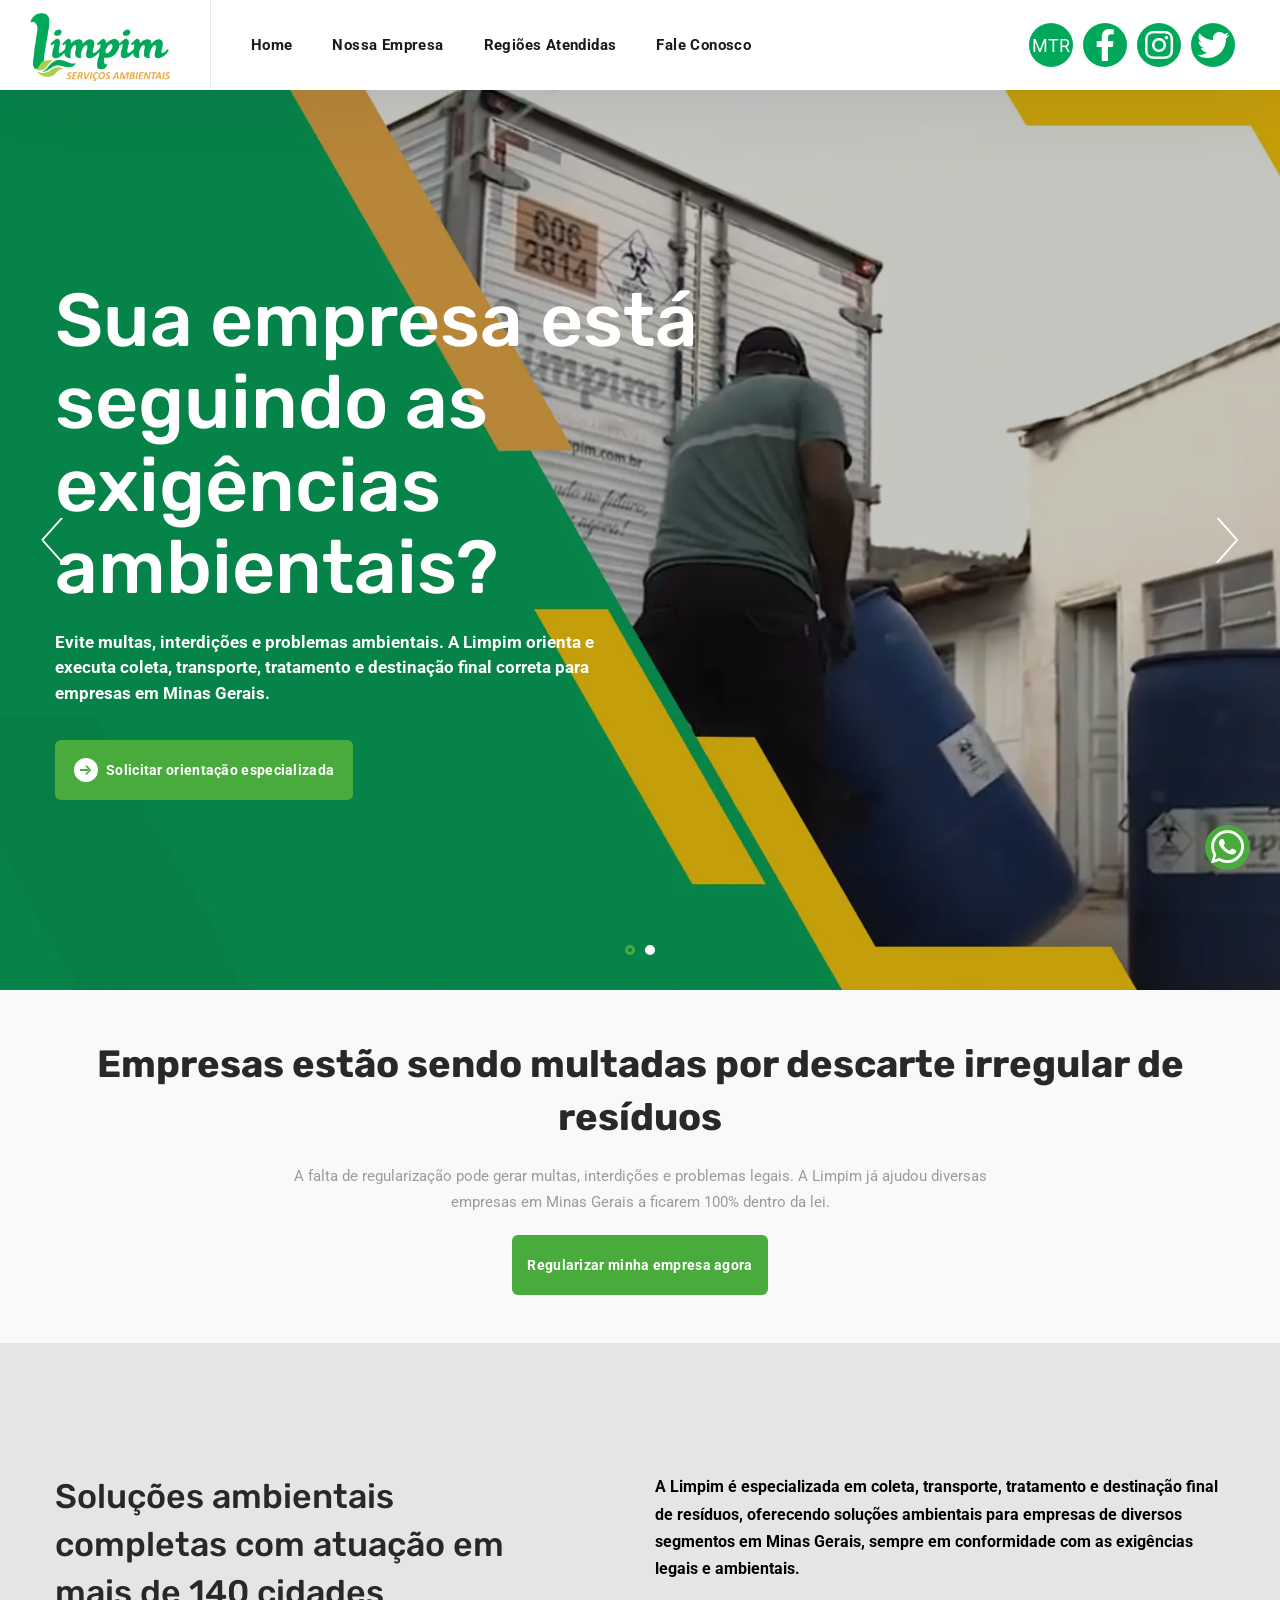
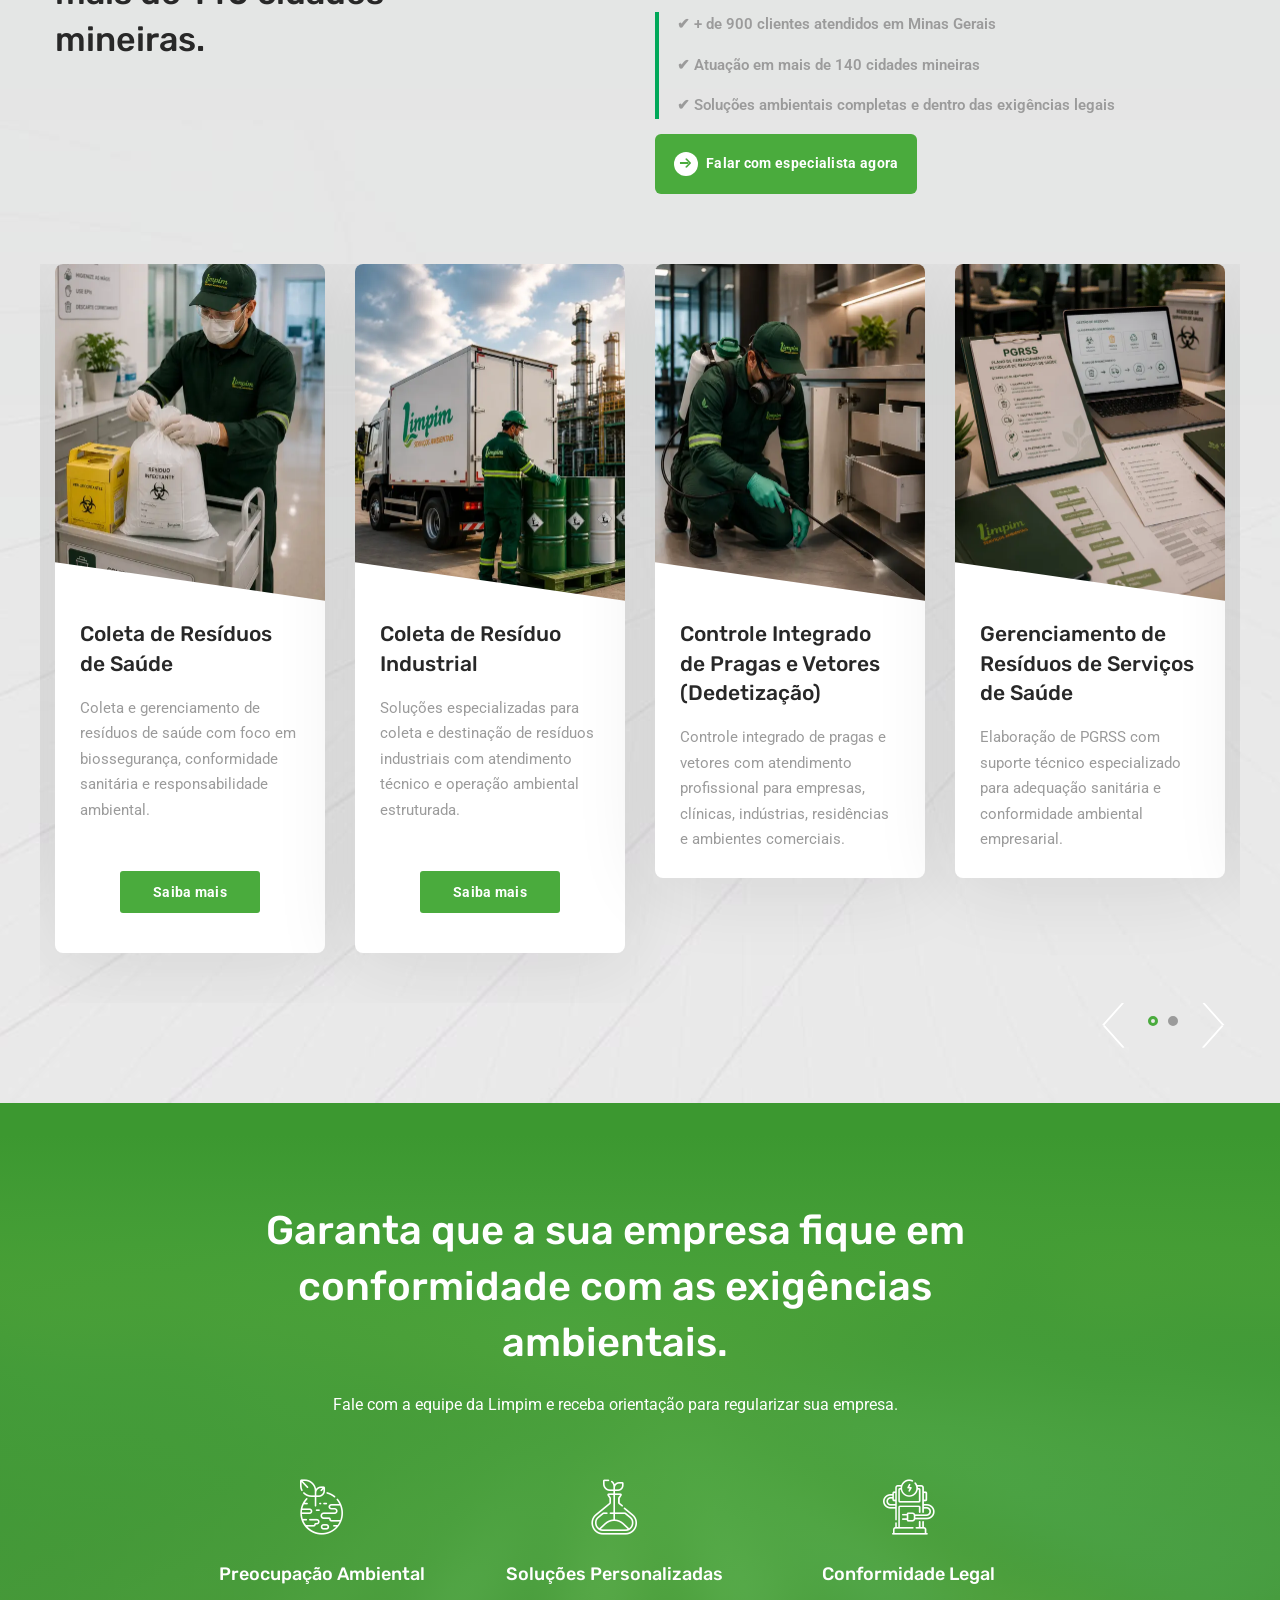
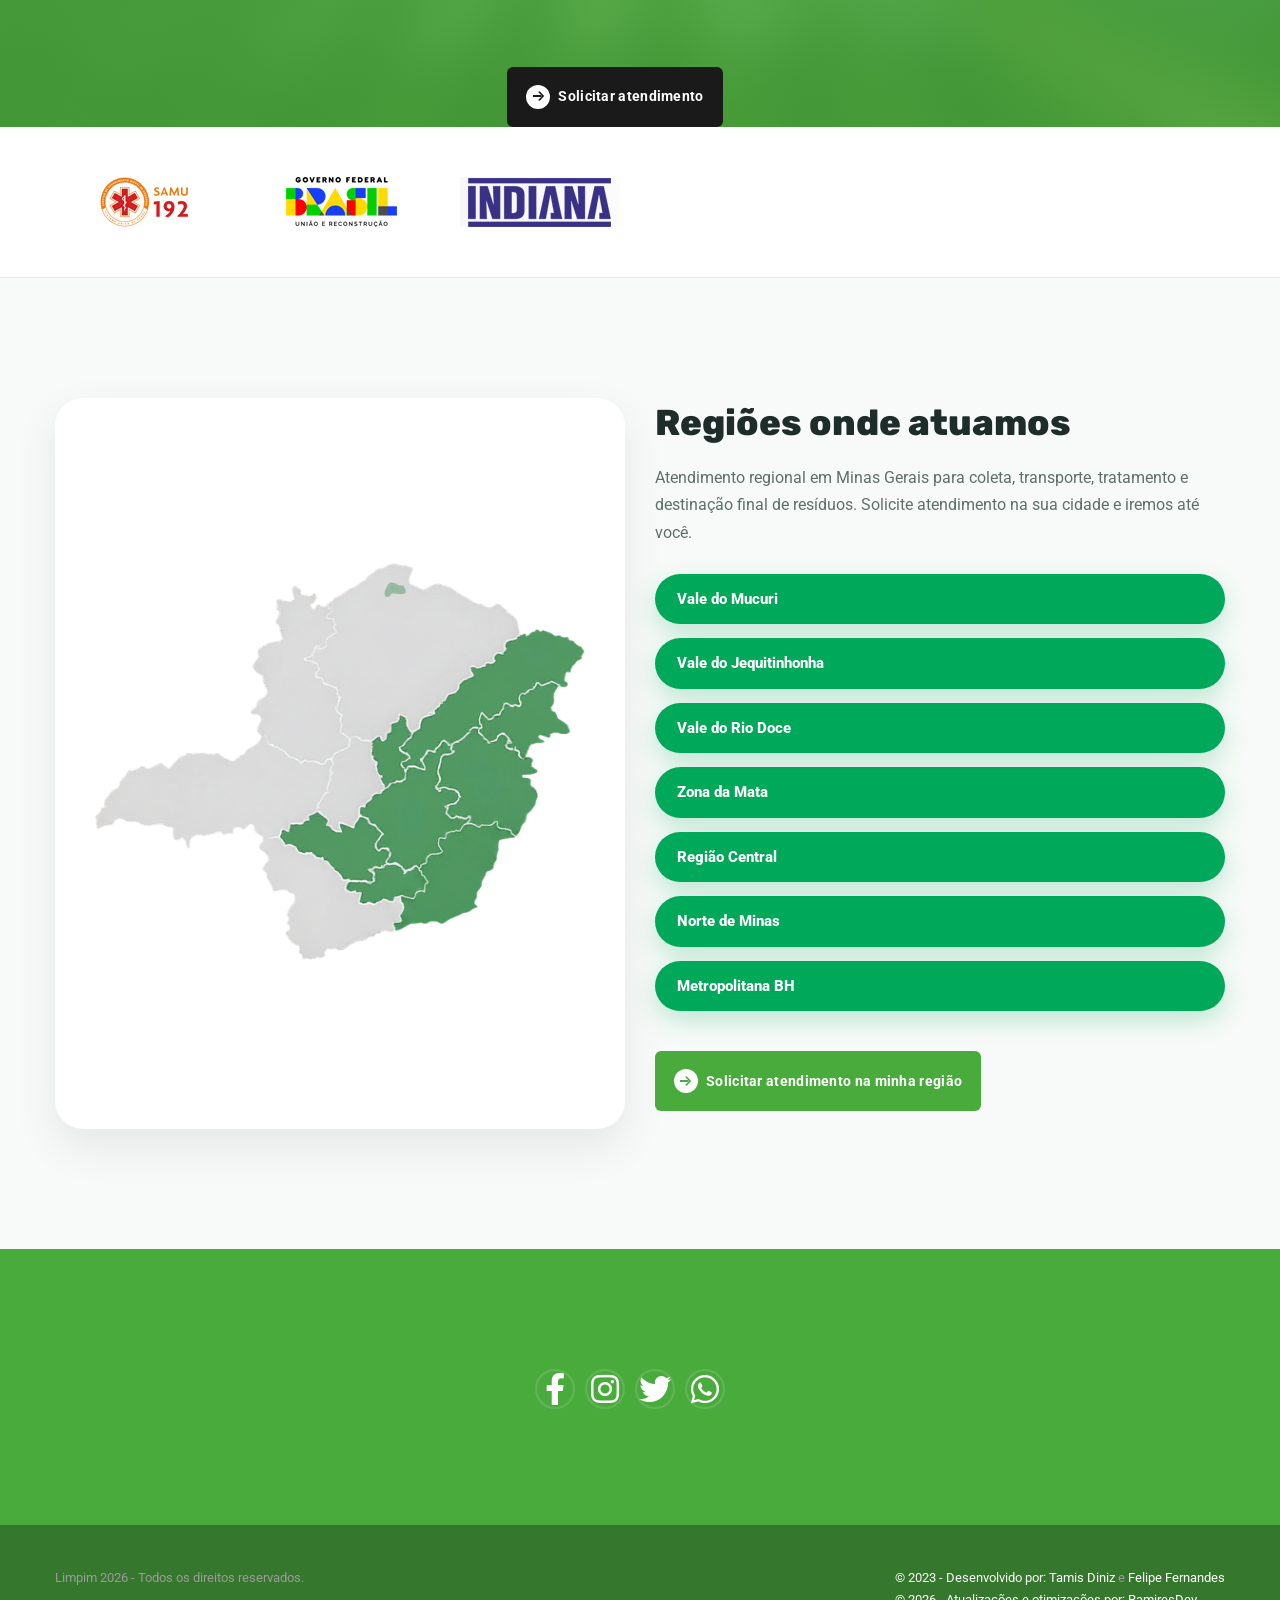
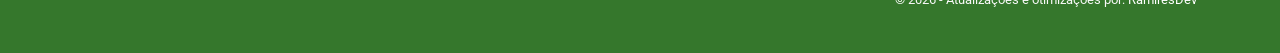
<file: index.html>
<!DOCTYPE html>
<html lang="pt-br">

<head>
    <meta charset="UTF-8" />

        <!-- Google tag (gtag.js) -->
<script async src="https://www.googletagmanager.com/gtag/js?id=AW-827057136"></script>
<script>
  window.dataLayer = window.dataLayer || [];
  function gtag(){dataLayer.push(arguments);}
  gtag('js', new Date());

  gtag('config', 'AW-827057136');
</script>

<!-- Meta Pixel Code -->
<script>
!function(f,b,e,v,n,t,s)
{if(f.fbq)return;n=f.fbq=function(){n.callMethod?
n.callMethod.apply(n,arguments):n.queue.push(arguments)};
if(!f._fbq)f._fbq=n;n.push=n;n.loaded=!0;n.version='2.0';
n.queue=[];t=b.createElement(e);t.async=!0;
t.src=v;s=b.getElementsByTagName(e)[0];
s.parentNode.insertBefore(t,s)}(window, document,'script',
'https://connect.facebook.net/en_US/fbevents.js');
fbq('init', '1008404144911601');
fbq('track', 'PageView');
</script>
<noscript><img height="1" width="1" style="display:none"
src="https://www.facebook.com/tr?id=1008404144911601&ev=PageView&noscript=1"
/></noscript>
<!-- End Meta Pixel Code -->

    <meta name="viewport" content="width=device-width, initial-scale=1.0" />
    <meta http-equiv="X-UA-Compatible" content="ie=edge" />
    <meta name="description" content="Coleta, transporte, tratamento e destinação final de resíduos de saúde e industriais em Minas Gerais. Regularize sua empresa com a Limpim Serviços Ambientais.">
    <meta name="google-site-verification" content="xxRvGJFXr98LXPFTvbEr7k4CczhxiqvezDdca8qpeGw" />
    <link href="assets/images/favicon/favicon.png" rel="icon">
    <title>Coleta de Resíduos Hospitalares e Industriais em MG | Limpim SA</title>
    <link rel="canonical" href="https://limpim.com.br/">
    <link rel="stylesheet"
          href="https://fonts.googleapis.com/css?family=Rubik:400,500,600,700%7cRoboto:400,500,700&display=swap">
    <link rel="stylesheet" href="https://use.fontawesome.com/releases/v5.15.3/css/all.css">
    <link rel="stylesheet" href="assets/css/libraries.css">
    <link rel="stylesheet" href="assets/css/style.css">
    <link rel="stylesheet" href="assets/css/regioes.css">
    
    <meta name="facebook-domain-verification" content="byuuyjtedtkobtotrxt4j5yam0b09x" />
</head>

<body>


    <!-- =========================
        Header
    =========================== -->
    <header class="header header-layout1">
        <nav class="navbar navbar-expand-lg sticky-navbar">
            <div class="container-fluid">
                <a class="navbar-brand" href="index.html">
                    <img src="assets/images/logo/logo.png" class="logo" alt="Limpim">
                </a>
                <button class="navbar-toggler" type="button">
                    <span class="menu-lines"><span></span></span>
                </button>
                <div class="collapse navbar-collapse" id="mainNavigation">
                    <ul class="navbar-nav">
                        <li class="nav__item">
                            <a href="index.html" class="nav__item-link">Home</a>
                        </li>
                        <li class="nav__item">
                            <a href="#nossaEmpresa" class="nav__item-link">Nossa Empresa</a>
                        </li>
                        <li class="nav__item">
                            <a href="#section_projetos" class="nav__item-link">Regiões Atendidas</a>
                        </li>
                        <li class="nav__item">
                            <a href="https://wa.me/553335112235?text=Olá,%20vim%20pelo%20site%20da%20Limpim%20e%20quero%20regularizar%20minha%20empresa." data-origem="menu-fale-conosco" target="_blank" class="nav__item-link">Fale Conosco</a>
                        </li>
                    </ul>
                    <button class="close-mobile-menu d-block d-lg-none"><i class="fas fa-times"></i></button>
                </div><!-- /.navbar-collapse -->
                <ul style="margin-right: 15px;margin-bottom: 0rem !important;" class="social-icons list-unstyled">
                    <li>
                        <a href="https://mtr.meioambiente.mg.gov.br/" target="_blank">
                            <span style="background-color: #00a859;height: 44px !important; width: 44px !important; line-height: 45px !important; border-radius: 50% !important; text-align: center !important; font-size: 18px !important; color: #ffffff !important;">MTR</span>
                        </a>
                    </li>
                    <li><a href="https://www.facebook.com/limpimsa" target="_blank"><i class="fab fa-facebook-f"></i></a></li>
                    <li><a href="https://www.instagram.com/limpimsa" target="_blank"><i class="fab fa-instagram"></i></a></li>
                    <li><a href="https://twitter.com/limpimsa" target="_blank"><i class="fab fa-twitter"></i></a></li>
                </ul><!-- /.social-icons -->
                <div class="contact__number d-none d-xl-flex align-items-center">
                    <i class="icon-phone"></i>
                    <a target="_blank" href="https://wa.me/553335112235?text=Olá,%20vim%20pelo%20site%20da%20Limpim%20e%20preciso%20de%20atendimento." data-origem="topo-whatsapp">Fale no WhatsApp agora</a>
                </div>
            </div><!-- /.container -->
        </nav><!-- /.navabr -->
    </header><!-- /.Header -->

    <!-- ============================
        Slider
    ============================== -->
    <section class="slider">
        <div class="slick-carousel carousel-arrows-light carousel-dots-light m-slides-0"
             data-slick='{"slidesToShow": 1, "arrows": true, "dots": true, "speed": 700,"fade": true,"cssEase": "linear"}'>
            <div class="slide-item align-v-h bg-overlay bg-overlay-2">
                <div class="bg-img"><img src="assets/images/backgrounds/background1.webp" width="2532" height="1080" alt="Equipe da Limpim realizando coleta de resíduos em Minas Gerais"></div>
                <div class="container">
                    <div class="row">
                        <div class="col-sm-12 col-md-12 col-lg-12 col-xl-8">
                            <div class="slide__body">
                                <!--                  <span class="slide__subtitle">Coleta de Resíduos de Serviços de Saúde</span>-->
                                <h1 class="slide__title">Sua empresa está seguindo as exigências ambientais?</h1>
                                <p class="slide__desc">
                                    Evite multas, interdições e problemas ambientais. A Limpim orienta e executa coleta, transporte, tratamento e destinação final correta para empresas em Minas Gerais.
                                </p>
                                <div class="d-flex">
                                    <a href="https://wa.me/553335112235?text=Olá,%20vim%20pelo%20site%20da%20Limpim%20e%20quero%20regularizar%20minha%20empresa" data-origem="banner-regularizacao" target="_blank" class="btn btn__primary mr-30">
                                        <i class="icon-arrow-right"></i><span>Solicitar orientação especializada</span>
                                    </a>
                                </div>
                            </div><!-- /.slide__body -->
                        </div><!-- /.col-xl-8 -->
                    </div><!-- /.row -->
                </div><!-- /.container -->
            </div><!-- /.slide-item -->
            <div class="slide-item align-v-h bg-overlay">
                <div class="bg-img"><img src="assets/images/backgrounds/background2.webp" alt="slide img"></div>
                <div class="container">
                    <div class="row">
                        <div class="col-sm-12 col-md-12 col-lg-12 col-xl-8">
                            <div class="slide__body">
                                <!--                  <span class="slide__subtitle">Complete Commercial, Residential & Industrial Solar Systems</span>-->
                                <h2 class="slide__title">Controle Integrado de Pragas e Vetores (Dedetização)</h2>
                                <!--                  <p class="slide__desc">-->
                                <!--                    As a world wide distributor of solar supplies we endeavor to provide fast and-->
                                <!--                    knowledgeable service, we can get you materials by sea or air.-->
                                <!--                  </p>-->
                                <div class="d-flex">
                                    <a href="https://wa.me/553335112235?text=Olá,%20vim%20pelo%20site%20da%20Limpim%20e%20quero%20um%20orçamento%20de%20dedetização." data-origem="banner-dedetizacao" target="_blank" class="btn btn__primary mr-30">
                                        <i class="icon-arrow-right"></i><span>Solicitar orçamento de dedetização</span>
                                    </a>
                                </div>
                            </div><!-- /.slide__body -->
                        </div><!-- /.col-xl-8 -->
                    </div><!-- /.row -->
                </div><!-- /.container -->
            </div><!-- /.slide-item -->
        </div><!-- /.carousel -->
    </section><!-- /.slider -->

    <section class="py-5" style="background:#f8f9fa;">
  <div class="container text-center">
    <h3 style="font-weight:700;">
      Empresas estão sendo multadas por descarte irregular de resíduos
    </h3>
    <p style="max-width:700px;margin:auto;">
      A falta de regularização pode gerar multas, interdições e problemas legais.
      A Limpim já ajudou diversas empresas em Minas Gerais a ficarem 100% dentro da lei.
    </p>

    <div style="margin-top:20px;">
      <a href="https://wa.me/553335112235?text=Olá,%20vim%20pelo%20site%20da%20Limpim%20e%20quero%20regularizar%20minha%20empresa." data-origem="secao-regularizacao" target="_blank"
         class="btn btn__primary" >
         Regularizar minha empresa agora
      </a>
    </div>
  </div>
</section>

    <!-- ====================== 
    services Layout 2
    ========================= -->
    <section id="nossaEmpresa" class="services-layout2 pt-120">
        <div class="bg-img"><img src="assets/images/backgrounds/5.jpg" alt="background"></div>
        <div class="container">
            <div class="row mb-70">
                <div class="col-12">
                    <h2 class="heading__subtitle color-primary"></h2>
                </div>
                <div class="col-sm-12 col-md-12 col-lg-5">
                    <h3 class="heading__title">
                        Soluções ambientais completas com atuação em mais de 140 cidades mineiras.
                    </h3>
                </div><!-- /col-lg-5 -->
                <div class="col-sm-12 col-md-12 col-lg-6 offset-lg-1">
                    <p style="color: black;" class="heading__desc font-weight-bold mb-30">A Limpim é especializada em coleta, transporte, tratamento e destinação final de resíduos, oferecendo soluções ambientais para empresas de diversos segmentos em Minas Gerais, sempre em conformidade com as exigências legais e ambientais.</p>

<div style="margin-top:18px; border-left:4px solid #00a859; padding-left:18px;">

    <p style="font-weight:600;">
        ✔ + de 900 clientes atendidos em Minas Gerais
    </p>

    <p style="font-weight:600;">
        ✔ Atuação em mais de 140 cidades mineiras
    </p>

    <p style="font-weight:600;">
        ✔ Soluções ambientais completas e dentro das exigências legais
    </p>

</div>



                    <div class="d-flex align-items-center">
                        <a href="https://wa.me/553335112235?text=Olá,%20vim%20pelo%20site%20da%20Limpim%20e%20gostaria%20de%20entender%20qual%20serviço%20minha%20empresa%20precisa." data-origem="secao-empresa" target="_blank" class="btn btn__primary btn__primary-style2 mr-30">
                            <i class="icon-arrow-right"></i>
                            <span>Falar com especialista agora</span>
                        </a>
                    </div>
                </div><!-- /.col-lg-6 -->
            </div><!-- /.row -->
            <div class="row">
                <div class="col-12">
                    <div class="slick-carousel carousel-arrows-light"
                         data-slick='{"slidesToShow": 4, "slidesToScroll": 4, "arrows": true, "dots": true, "responsive": [ {"breakpoint": 992, "settings": {"slidesToShow": 2, "slidesToScroll": 2}}, {"breakpoint": 767, "settings": {"slidesToShow": 1, "slidesToScroll": 1}}]}'>
                        <!-- service item #1 -->
                        <div class="service-item">
                            <div class="service__img">
                                <img src="assets/images/backgrounds/servic1.webp" alt="service" loading="lazy">
                            </div><!-- /.service__img -->
                            <div class="service__body">
                                <h4 class="service__title">Coleta de Resíduos de Saúde</h4>
                                <p class="service__desc">
                                    Coleta e gerenciamento de resíduos de saúde com foco em biossegurança, conformidade sanitária e responsabilidade ambiental.
                                    <div class="service-card-btn">
                                        <a href="coleta-de-lixo-hospitalar.html" class="btn btn__primary btn__sm">Saiba mais</a>
                                    </div>
                                </p>
                            </div><!-- /.service__body -->
                        </div><!-- /.service-item -->


                        <div class="service-item">
                            <div class="service__img">
                                <img src="assets/images/backgrounds/servic4.webp"   alt="service" loading="lazy">
                            </div><!-- /.service__img -->
                            <div class="service__body">
                                <h4 class="service__title">Coleta de Resíduo Industrial</h4>
                                <p class="service__desc">
                                    Soluções especializadas para coleta e destinação de resíduos industriais com atendimento técnico e operação ambiental estruturada.
                                    <div class="service-card-btn">
                                        <a href="coleta-de-residuos.html#coleta-destinacao-correta" class="btn btn__primary btn__sm">Saiba mais</a>
                                    </div>
                                </p>
                            </div>
                        </div>


                        <!-- service item #2 -->
                        <div class="service-item">
                            <div class="service__img">
                                <img src="assets/images/backgrounds/servic2.webp" alt="service" loading="lazy">
                            </div><!-- /.service__img -->
                            <div class="service__body">
                                <h4 class="service__title">Controle Integrado de Pragas e Vetores (Dedetização)</h4>
                                <p class="service__desc">
                                    Controle integrado de pragas e vetores com atendimento profissional para empresas, clínicas, indústrias, residências e ambientes comerciais.
                                </p>
                            </div>
                        </div>

                        <!-- service item #3 -->
                        <div class="service-item">
                            <div class="service__img">
                                <img src="assets/images/backgrounds/servic3.webp" alt="service" loading="lazy">
                            </div><!-- /.service__img -->
                            <div class="service__body">
                                <h4 class="service__title">Gerenciamento de Resíduos de Serviços de Saúde</h4>
                                <p class="service__desc">
                                    Elaboração de PGRSS com suporte técnico especializado para adequação sanitária e conformidade ambiental empresarial.
                                </p>
                            </div>
                        </div>
                        <!-- service item #4 -->

                        <div class="service-item">
                            <div class="service__img">
                                <img src="assets/images/backgrounds/servic5.webp" alt="service" loading="lazy">
                            </div><!-- /.service__img -->
                            <div class="service__body">
                                <h4 class="service__title">Procedimento Operacional Padrão (POP)</h4>
                                <p class="service__desc">
                                   Procedimentos Operacionais Padrão (POP) para organização de rotinas, manejo de resíduos e adequação operacional empresarial.
                                </p>
                            </div>
                        </div>

                    </div><!-- /.carousel-->
                </div><!-- /.col-12 -->
            </div><!-- /.row -->
        </div><!-- /.container -->
    </section><!-- /.services Layout 2 -->

    <!-- =========================== 
      contact layout 2
    ============================= -->
    <section id="contato" class="contact-layout2 pb-0 bg-overlay bg-overlay-primary-gradient">
        <div class="bg-img"><img src="assets/images/banners/2.jpg" alt=""></div>
        <div class="container">
            <div class="row">
                <div class="col-sm-12 col-md-12 col-lg-12 col-xl-12">
                    <div class="col-inner" style="text-align:center;max-width:900px;margin:auto;">
                        <div class="heading-layout2 heading-light mb-60">
                            <!--                <h2 class="heading__subtitle">Save Money, Save The Environment!</h2>-->
                            <h3 class="heading__title">
                                Garanta que a sua empresa fique em conformidade com as exigências ambientais.
                            </h3>
                            <p class="heading__desc">Fale com a equipe da Limpim e receba orientação para regularizar sua empresa.
                            </p>
                        </div><!-- /.heading -->
                        <div class="row fancybox-light justify-content-center">
                            <!-- fancybox item #1 -->
                            <div class="col-sm-4">
                                <div class="fancybox-item">
                                    <div class="fancybox__icon">
                                        <i class="icon-biosphere2"></i>
                                    </div><!-- /.fancybox-icon -->
                                    <div class="fancybox__content">
                                        <h4 class="fancybox__title mb-0">Preocupação Ambiental</h4>
                                    </div><!-- /.fancybox-content -->
                                </div><!-- /.fancybox-item -->
                            </div><!-- /.col-sm-4 -->
                            <!-- fancybox item #2 -->
                            <div class="col-sm-4">
                                <div class="fancybox-item">
                                    <div class="fancybox__icon">
                                        <i class="icon-tube"></i>
                                    </div><!-- /.fancybox-icon -->
                                    <div class="fancybox__content">
                                        <h4 class="fancybox__title mb-0">Soluções Personalizadas</h4>
                                    </div><!-- /.fancybox-content -->
                                </div><!-- /.fancybox-item -->
                            </div><!-- /.col-sm-4 -->
                            <!-- fancybox item #3 -->
                            <div class="col-sm-4">
                                <div class="fancybox-item">
                                    <div class="fancybox__icon">
                                        <i class="icon-electric-charge"></i>
                                    </div><!-- /.fancybox-icon -->
                                    <div class="fancybox__content">
                                        <h4 class="fancybox__title mb-0">Conformidade Legal</h4>
                                    </div><!-- /.fancybox-content -->
                                </div><!-- /.fancybox-item -->
                            </div><!-- /.col-sm-4 -->
                        </div><!-- /.row -->

                        <div class="mt-40">
                            <a href="https://wa.me/553335112235?text=Olá,%20vim%20pelo%20site%20da%20Limpim%20e%20quero%20regularizar%20minha%20empresa."
                            data-origem="cta-secao-verde"
                            target="_blank"
                            class="btn btn__secondary"><i class="icon-arrow-right"></i>
                            <span>Solicitar atendimento</span></a>
                        </div>
                    </div>
                </div>
                <!-- /.col-xl-6 -->
                <!-- <div class="col-sm-12 col-md-12 col-lg-12 col-xl-6">
                     <div class="contact-panel">
                        <form class="contact-panel__form" method="post" action="https://api.felipefgf.com.br/enviaContatoLimpim" id="contactForm">
                            <div class="row">
                                <div class="col-sm-12 col-md-12 col-lg-12">
                                    <h4 class="contact-panel__title">Falar com especialista agora</h4>
                                </div>
                                <div class="col-sm-12">
                                    <div class="form-group">
                                        <input type="text" class="form-control" placeholder="Nome" id="contact-name" name="nome"
                                               required>
                                    </div>
                                </div>
                                <div class="col-sm-12">
                                    <div class="form-group">
                                        <input type="email" class="form-control" placeholder="E-mail" id="contact-email"
                                               name="email" required>
                                    </div>
                                </div>
                                <div class="col-sm-12">
                                    <div class="form-group">
                                        <input type="text" class="form-control" placeholder="Telefone" id="contact-Phone"
                                               name="telefone">
                                    </div>
                                </div>
                                <div class="col-sm-12">
                                    <div class="form-group">
                      <textarea type="text" class="form-control" placeholder="Mensagem" id="contact-address"
                                name="mensagem" required></textarea>
                                    </div>
                                </div>
                                <div class="col-12">
                                    <button type="submit" class="btn btn__secondary btn__block">
                                        <i class="icon-arrow-right"></i> <span>Enviar Contato</span>
                                    </button>
                                    <div class="contact-result"></div>
                                </div>
                            </div>
                        </form> 
                        <div class="col-sm-12">
                            <strong class="text-center d-block mt-40">Atendimento rápido pelo WhatsApp.
                                <a href="https://wa.me/553335112235?text=Olá,%20preenchi%20ou%20tentei%20preencher%20o%20formulário%20no%20site%20da%20Limpim%20e%20quero%20atendimento."  data-origem="whatsapp-formulario" class="text-underlined-primary" target="_blank">(33) 3511-2235</a>
                            </strong>
                        </div>
                    </div>
                </div> -->
            </div><!-- /.row -->
        </div><!-- /.container -->
    </section><!-- /.contact layout 2 -->
    <!-- =====================
         Clients
      ======================== -->
    <section class="clients clients-layout2 border-bottom py-0">
        <div class="container">
            <div class="row align-items-center">
                <div class="col-sm-12 col-md-12 col-lg-6">
                    <div class="slick-carousel"
                         data-slick='{"slidesToShow": 3, "arrows": false, "dots": false, "autoplay": true,"autoplaySpeed": 2000, "infinite": true, "responsive": [ {"breakpoint": 992, "settings": {"slidesToShow": 3}}, {"breakpoint": 767, "settings": {"slidesToShow": 3}}, {"breakpoint": 480, "settings": {"slidesToShow": 2}}]}'>
                        <div class="client">
                            <a href="#!"><img src="assets/images/clients/1.png" width="160" height="50" alt="client"></a>
                        </div><!-- /.client -->
                        <div class="client">
                            <a href="#!"><img src="assets/images/clients/2.png" width="160" height="50" alt="client"></a>
                        </div><!-- /.client -->
                        <div class="client">
                            <a href="#!"><img src="assets/images/clients/3.png" width="139" height="50" alt="client"></a>
                        </div><!-- /.client -->
                        <div class="client">
                            <a href="#!"><img src="assets/images/clients/4.png" width="160" height="50" alt="client"></a>
                        </div><!-- /.client -->
                        <div class="client">
                            <a href="#!"><img src="assets/images/clients/5.png" width="160" height="50" alt="client"></a>
                        </div><!-- /.client -->
                        <div class="client">
                            <a href="#!"><img src="assets/images/clients/6.png" width="160" height="50" alt="client"></a>
                        </div><!-- /.client -->
                        <div class="client">
                            <a href="#!"><img src="assets/images/clients/7.png" width="160" height="50" alt="client"></a>
                        </div><!-- /.client -->
                        <div class="client">
                            <a href="#!"><img src="assets/images/clients/8.png" width="160" height="50" alt="client"></a>
                        </div><!-- /.client -->
                        <div class="client">
                            <a href="#!"><img src="assets/images/clients/9.png" width="160" height="50" alt="client"></a>
                        </div><!-- /.client -->
                        <div class="client">
                            <a href="#!"><img src="assets/images/clients/10.png" width="160" height="50" alt="client"></a>
                        </div><!-- /.client -->
                        <div class="client">
                            <a href="#!"><img src="assets/images/clients/11.png" width="160" height="50" alt="client"></a>
                        </div><!-- /.client -->
                        <div class="client">
                            <a href="#!"><img src="assets/images/clients/12.png" width="160" height="50" alt="client"></a>
                        </div><!-- /.client -->
                    </div><!-- /.carousel -->
                </div><!-- /.col-lg-6 -->
            </div><!-- /.row -->
        </div><!-- /.container -->
    </section><!-- /.clients -->

    <!-- ======================
   portfolio Layout 3
    ========================= -->

<section id="section_projetos" class="regioes-section pt-120 pb-120">

    <div class="container">

        <div class="row align-items-start">

            <div class="col-lg-6">

                <div class="regioes-map">

                    <img src="assets/images/mapa-regioes-mg.png" width="540" height="675" alt="Mapa de regiões atendidas pela Limpim">

                </div>

            </div>

        <div class="col-lg-6">
           <div class="regioes-content">
                <h3 class="regioes-title">Regiões onde atuamos</h3>

                <p class="regioes-subtitle">
                    Atendimento regional em Minas Gerais para coleta, transporte, tratamento e destinação final de resíduos. Solicite atendimento na sua cidade e iremos até você.
                </p>

            <div class="regioes-buttons">
                <button class="regiao-btn" data-regiao="mucuri">Vale do Mucuri</button>
                <button class="regiao-btn" data-regiao="jequitinhonha">Vale do Jequitinhonha</button>
                <button class="regiao-btn" data-regiao="riodoce">Vale do Rio Doce</button>
                <button class="regiao-btn" data-regiao="zonamata">Zona da Mata</button>
                <button class="regiao-btn" data-regiao="central">Região Central</button>
                <button class="regiao-btn" data-regiao="norte">Norte de Minas</button>
                <button class="regiao-btn" data-regiao="metropolitana">Metropolitana BH</button>
            </div>
        </div>

        <a href="https://wa.me/553335112235?text=Olá,%20vim%20pelo%20site%20da%20Limpim%20e%20gostaria%20de%20um%20atendimento%20em%20(Nome%20da%20cidade)" class="btn btn__primary mt-40" data-origem="secao-regioes" target="_blank"><i class="icon-arrow-right"></i> <span>Solicitar atendimento na minha região</span>
        </a>
                </div>
            </div>
        </div>
    </div>

</section>

    <!-- ========================
      Footer
    ========================== -->
    <footer class="footer">
        <div class="footer-primary">
            <div class="container">
                <div class="row">
                    <div class="col-6 col-sm-6 col-md-6 col-lg-2 col-xl-2 footer-widget footer-widget-nav">

                    </div><!-- /.col-xl-2 -->
                    <div class="col-6 col-sm-6 col-md-6 col-lg-2 col-xl-2 footer-widget footer-widget-nav">

                    </div><!-- /.col-xl-2 -->
                    <div class="col-sm-12 col-md-6 col-lg-4 col-xl-3 footer-widget footer-widget-align-right">
                        <div class="footer-widget-content">
                            <ul class="social-icons list-unstyled center">
                                <li><a href="https://www.facebook.com/limpimsa" target="_blank"><i class="fab fa-facebook-f"></i></a></li>
                                <li><a href="https://www.instagram.com/limpimsa" target="_blank"><i class="fab fa-instagram"></i></a></li>
                                <li><a href="https://twitter.com/limpimsa" target="_blank"><i class="fab fa-twitter"></i></a></li>
                                <li><a href="https://wa.me/553335112235?text=Olá,%20vim%20pelo%20site%20da%20Limpim%20e%20preciso%20de%20atendimento." data-origem="whatsapp-rodape"   target="_blank"><i class="fab fa-whatsapp"></i></a></li>
                            </ul><!-- /.social-icons -->
                        </div><!-- /.footer-widget-content -->
                    </div><!-- /.col-xl-3 -->
                </div><!-- /.row -->
            </div><!-- /.container -->
        </div><!-- /.footer-primary -->
        <div class="footer-copyrights">
            <div class="container">
                <div class="row">
                    <div class="col-sm-12 col-md-12 col-lg-12 d-flex justify-content-between">
                        <p>Limpim 2026 - Todos os direitos reservados.</p>
                        <p class="mb-0">
                            <span class="color-gray">&copy; 2023 - Desenvolvido por: </span>
                            <a style="color: white !important" href="https://tamisdiniz.myportfolio.com/" target="_blank">Tamis Diniz</a> e
                            <a style="color: white !important" href="https://felipefgf.com.br" target="_blank">Felipe Fernandes</a> <br>
                            <span class="color-gray">&copy; 2026 - Atualizações e otimizações por: </span>
                            <a style="color: white !important" href="https://github.com/RamiresDev" target="_blank">RamiresDev</a>
                        </p>
                    </div><!-- /.col-lg-12 -->
                </div><!-- /.row -->
            </div><!-- /.container -->
        </div><!-- /.footer-copyrights-->
    </footer><!-- /.Footer -->
        <a href="https://wa.me/553335112235?text=Olá,%20vim%20pelo%20site%20da%20Limpim%20e%20preciso%20de%20atendimento." data-origem="whatsapp-flutuante" target="_blank"><button id="scrollTopBtn">
        <i style="font-size: 38px;" class="fab fa-whatsapp"></i>
    </button></a>

</div><!-- /.wrapper -->


<div class="regiao-modal" id="regiaoModal">
  <div class="regiao-modal-box">
    <div class="regiao-modal-header">
      <h4 id="modalRegiaoTitulo">Região</h4>
      <button type="button" class="regiao-modal-close" id="fecharModal">&times;</button>
    </div>

    <div class="regiao-modal-body">
      <div id="modalCidades" class="modal-cidades-lista"></div>
    </div>
  </div>
</div>

<script src="assets/js/jquery-3.5.1.min.js"></script>
<script src="assets/js/plugins.js"></script>
<script src="assets/js/main.js"></script>
<script src="assets/js/regioes.js"></script>



<!-- Event snippet for Contato conversion page
In your html page, add the snippet and call gtag_report_conversion when someone clicks on the chosen link or button. -->
<script>
function gtag_report_conversion(url) {
  var callback = function () {
    if (typeof url !== 'undefined') {
      window.open(url, '_blank');
    }
  };

  gtag('event', 'conversion', {
      'send_to': 'AW-827057136/SELDCP6_t6ccEPDHr4oD',
      'event_callback': callback
  });

  return false;
}


document.addEventListener("DOMContentLoaded", function () {
    const whatsappLinks = document.querySelectorAll(
        'a[href*="wa.me"], a[href*="api.whatsapp.com"]'
    );

    whatsappLinks.forEach(function (link) {

   link.addEventListener("click", function (event) {
    const origem = link.getAttribute("data-origem") || "desconhecido";

    event.preventDefault();

    fbq('track', 'Lead');

    console.log("Clique WhatsApp:", origem);

    gtag('event', 'click_whatsapp', {
        'event_category': 'WhatsApp',
        'event_label': origem
    });

    gtag_report_conversion(link.href);
});

});
   
});

</script>

</body>

</html>
</file>
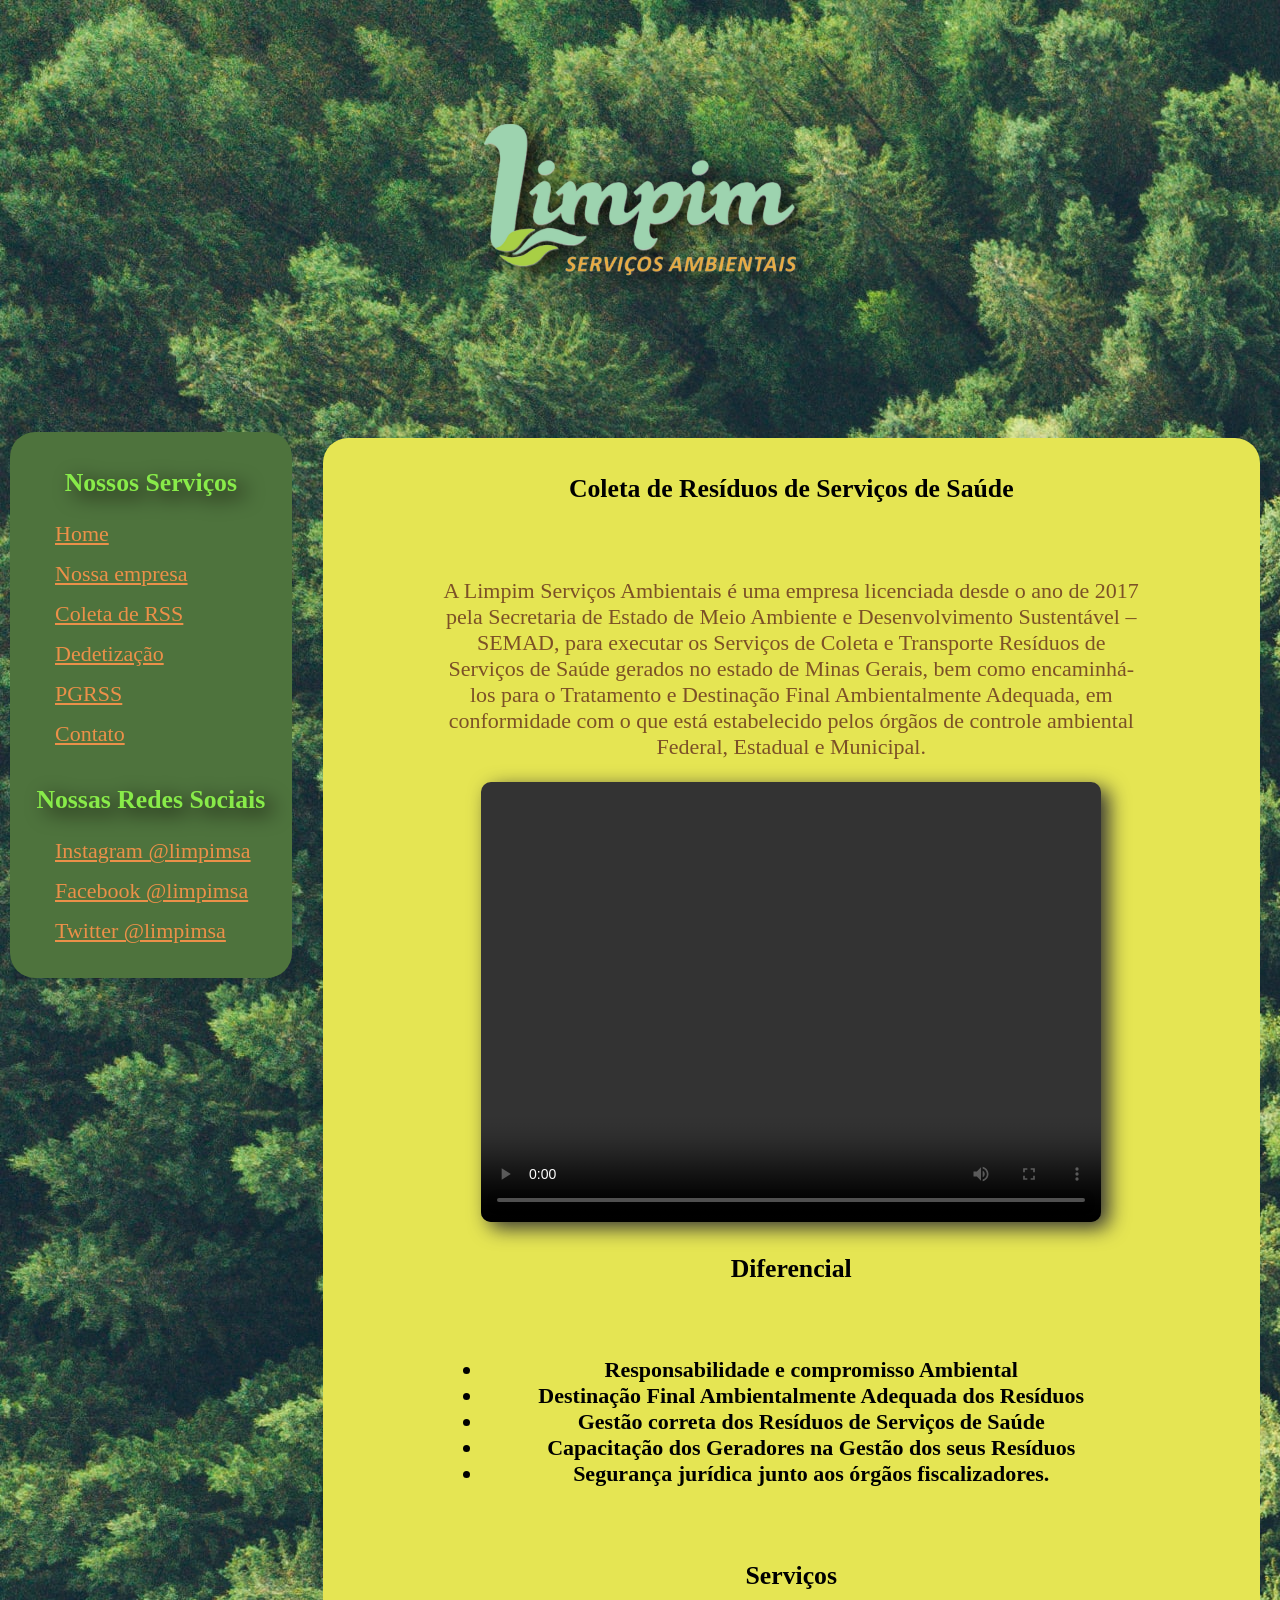
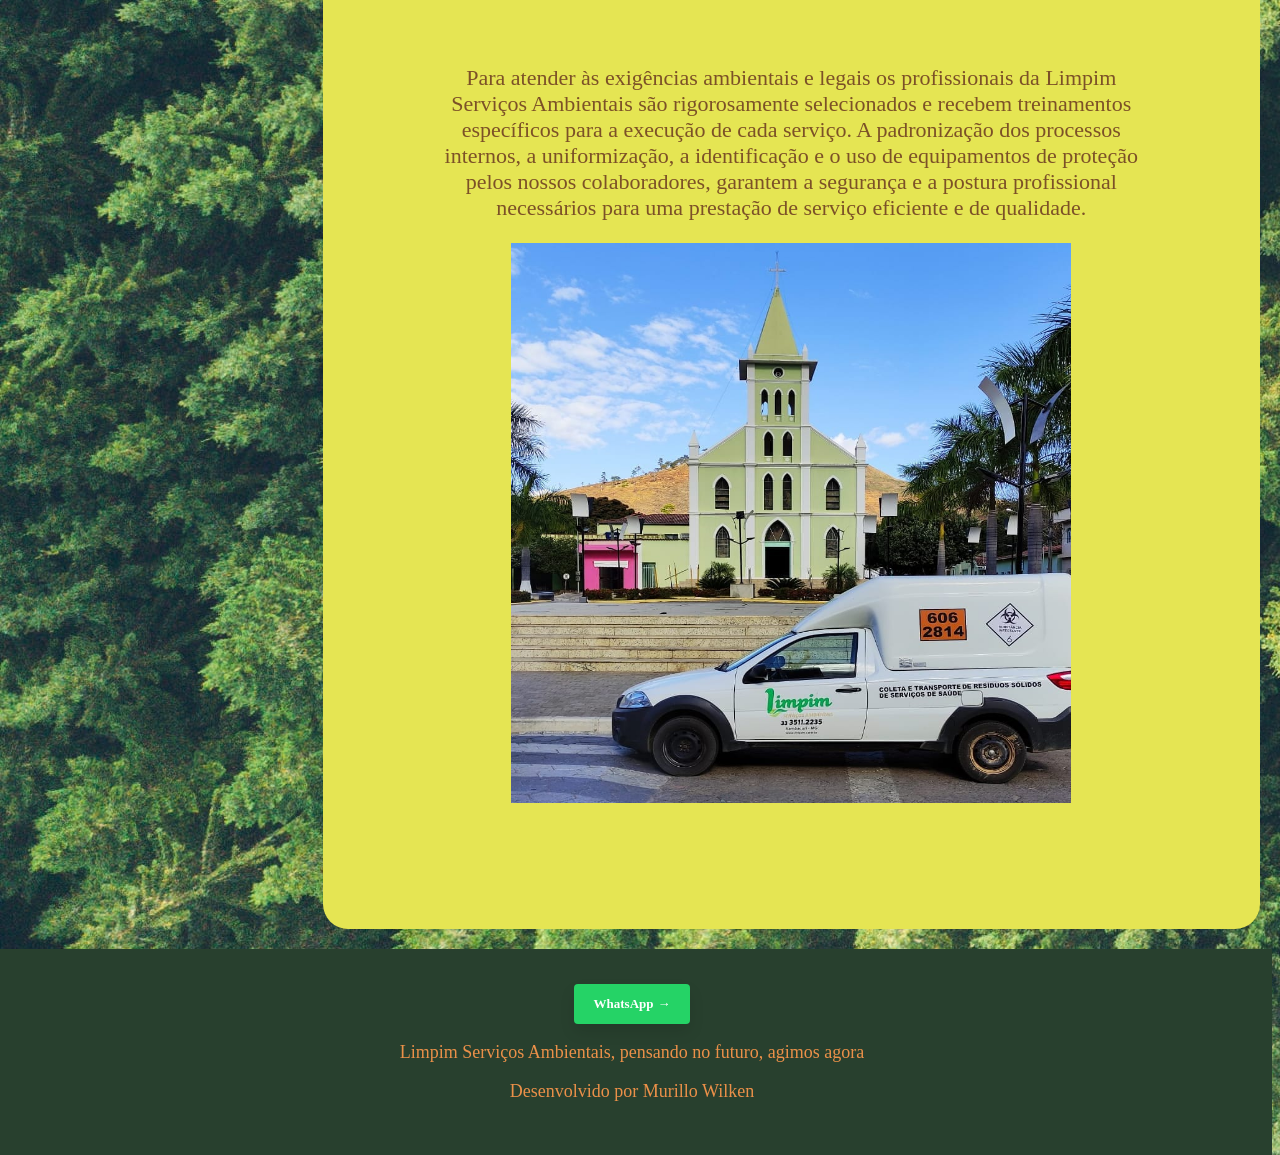
<file: OLD/index.html>
<!DOCTYPE html>
<html lang="pt-br">
	<head>
		<title>Limpim Serviços Ambientais</title>
		<meta charset="UTF-8">
		<meta name="viewport" content="width=device-width, initial-scale=1">
		<link rel="stylesheet" type="text/css" href="./css/layout.css">
		<link rel="stylesheet" type="text/css" href="./css/style.css">
		<link rel="stylesheet" type="text/css" href="./css/grafico.css">
  	</head>
	<body>

		<header class="header">

			<img class="logo" src="./foto/logotipo.png" width="350px" height="350px">
			
		</header>
       
		<section id="navegacao">

			<nav>
				<h3 class="tnav">Nossos Serviços</h3><br>
				<ul id="links">
					<li><a href="index.html">Home</a></li>
					<li><a href="conhecaempresa.html">Nossa empresa</a></li>
					<li><a href="coletaderesiduos.html">Coleta de RSS</a></li>
					<li><a href="dedetizacao.html">Dedetização</a></li>
					<li><a href="pgrss.html">PGRSS</a></li>
					<li><a href="contato.html">Contato</a></li>
				</ul>

				<h3 class="tnav">Nossas Redes Sociais</h3> <br>
				<ul id="redes">
					<li><a href="https://www.instagram.com/limpimsa/">Instagram @limpimsa </a></li>
					<li><a href="https://www.facebook.com/limpimsa"> Facebook @limpimsa</a></li>
					<li><a href="https://twitter.com/limpimsa"> Twitter @limpimsa</a></li>
				</ul>
			</nav>

			<main>
			<article id="pagina">
				
				<h1 align="center">Coleta de Resíduos de Serviços de Saúde</h1> <br>

				<p> A Limpim Serviços Ambientais é uma empresa licenciada desde o ano de 2017 pela Secretaria de Estado de Meio Ambiente e Desenvolvimento Sustentável –SEMAD, para executar os Serviços de Coleta e Transporte Resíduos de Serviços de Saúde gerados no estado de Minas Gerais, bem como encaminhá-los para o Tratamento e Destinação Final Ambientalmente Adequada, em conformidade com o que está estabelecido pelos órgãos de controle ambiental Federal, Estadual e Municipal.</p>

				<center class="video">
				<video width="620" height="440" controls>
				<source src="limpim1.mp4" type="video/mp4">
  				</video>
				</center>
								
				<h1 align="center"> Diferencial </h1> <br>

					<ul> 
						<li><b>Responsabilidade e compromisso Ambiental</b></li>
						<li><b>Destinação Final Ambientalmente Adequada dos Resíduos</b></li>
						<li><b>Gestão correta dos Resíduos de Serviços de Saúde</b></li>
						<li><b>Capacitação dos Geradores na Gestão dos seus Resíduos</b></li>
						<li><b>Segurança jurídica junto aos órgãos fiscalizadores.</b></li>
					 
					</ul>
				<br>

				<h1 align="center">Serviços</h1><br>

				<p>Para atender às exigências ambientais e legais os profissionais da Limpim Serviços Ambientais são rigorosamente selecionados e recebem treinamentos específicos para a execução de cada serviço. A padronização dos processos internos, a uniformização, a identificação e o uso de equipamentos de proteção pelos nossos colaboradores, garantem a segurança e a postura profissional necessários para uma prestação de serviço eficiente e de qualidade.</p>


				<img src="./foto/limpim3.jpg" alt="Image" height="560" width="560">	

				</article>
           
				</main>
		</section>

		<footer>
		    <a href="https://wa.me/553335112235" target="_blank" class="whatsapp-button">
            WhatsApp<span>&rarr;</span>
            </a>
			<p>Limpim Serviços Ambientais, pensando no futuro, agimos agora</p>
			<p align="center">Desenvolvido por Murillo Wilken</p>
		</footer>
		
	</body>
</html>
</file>
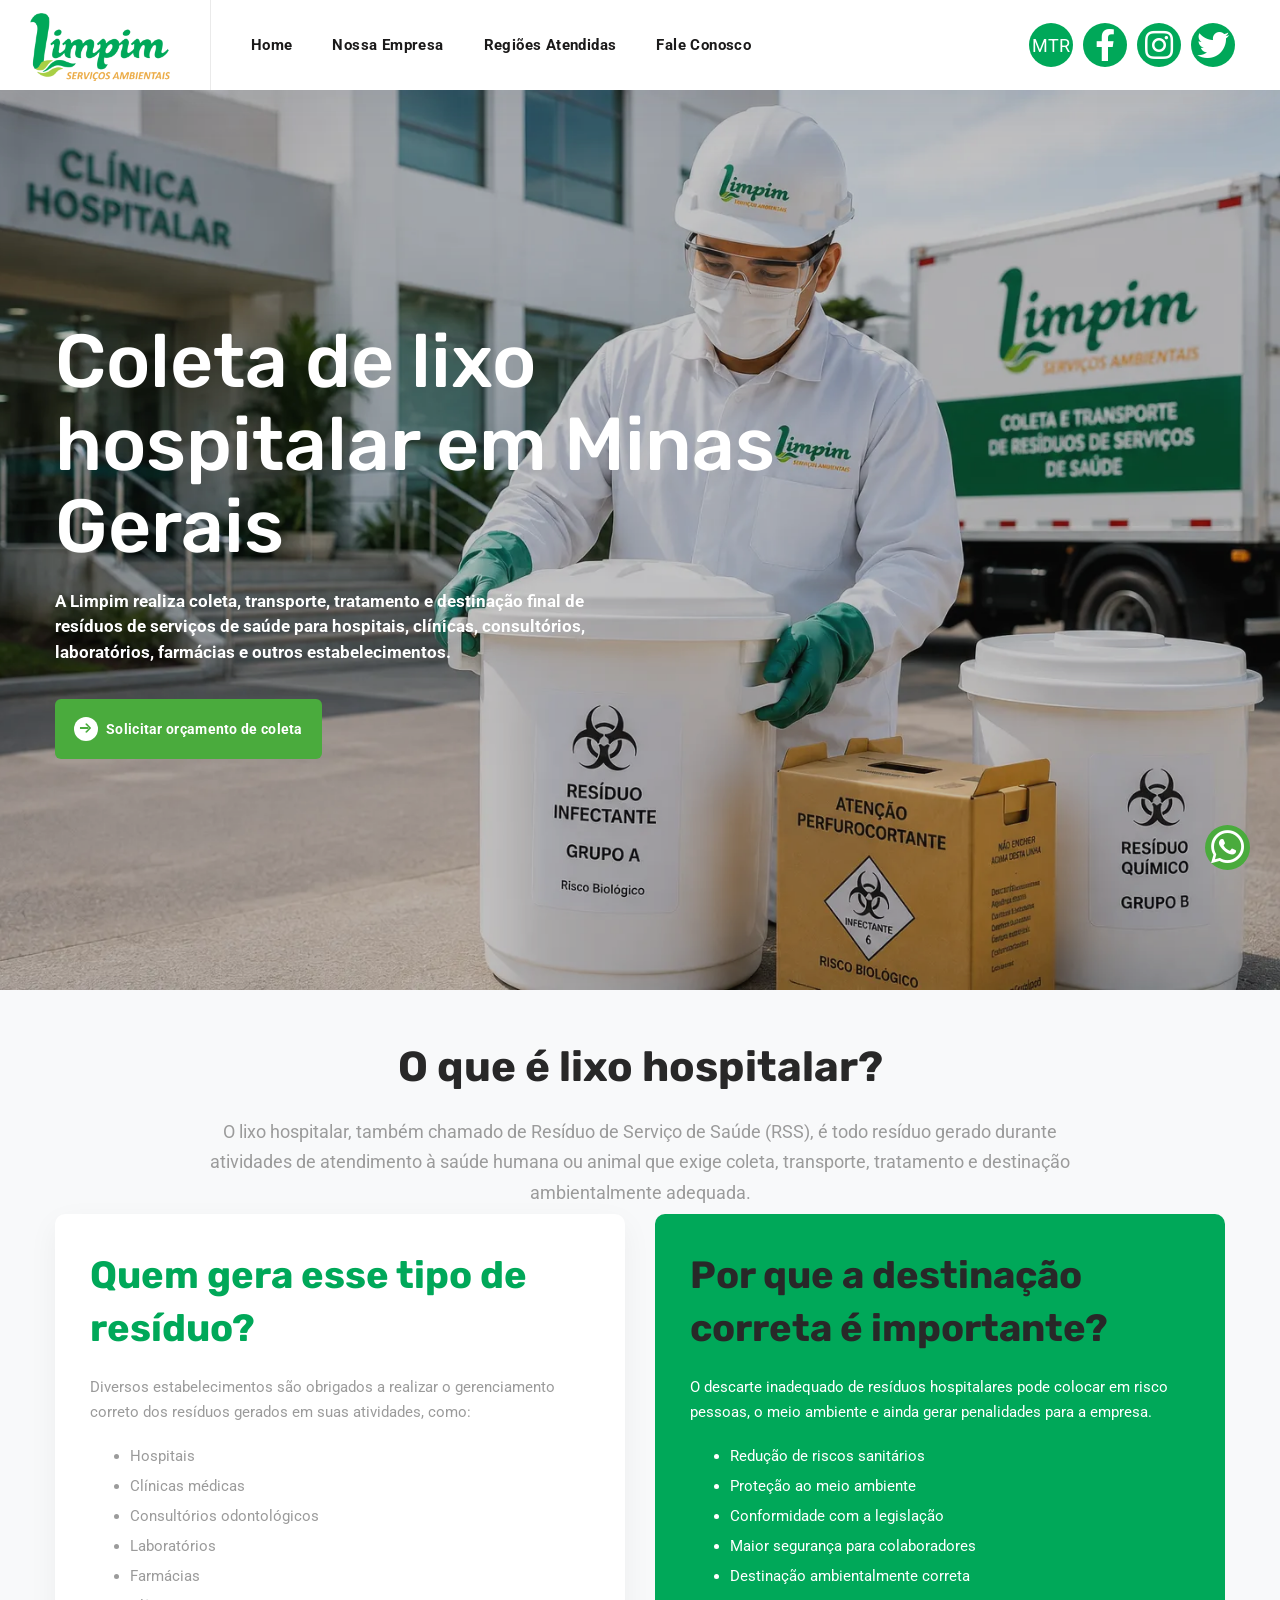
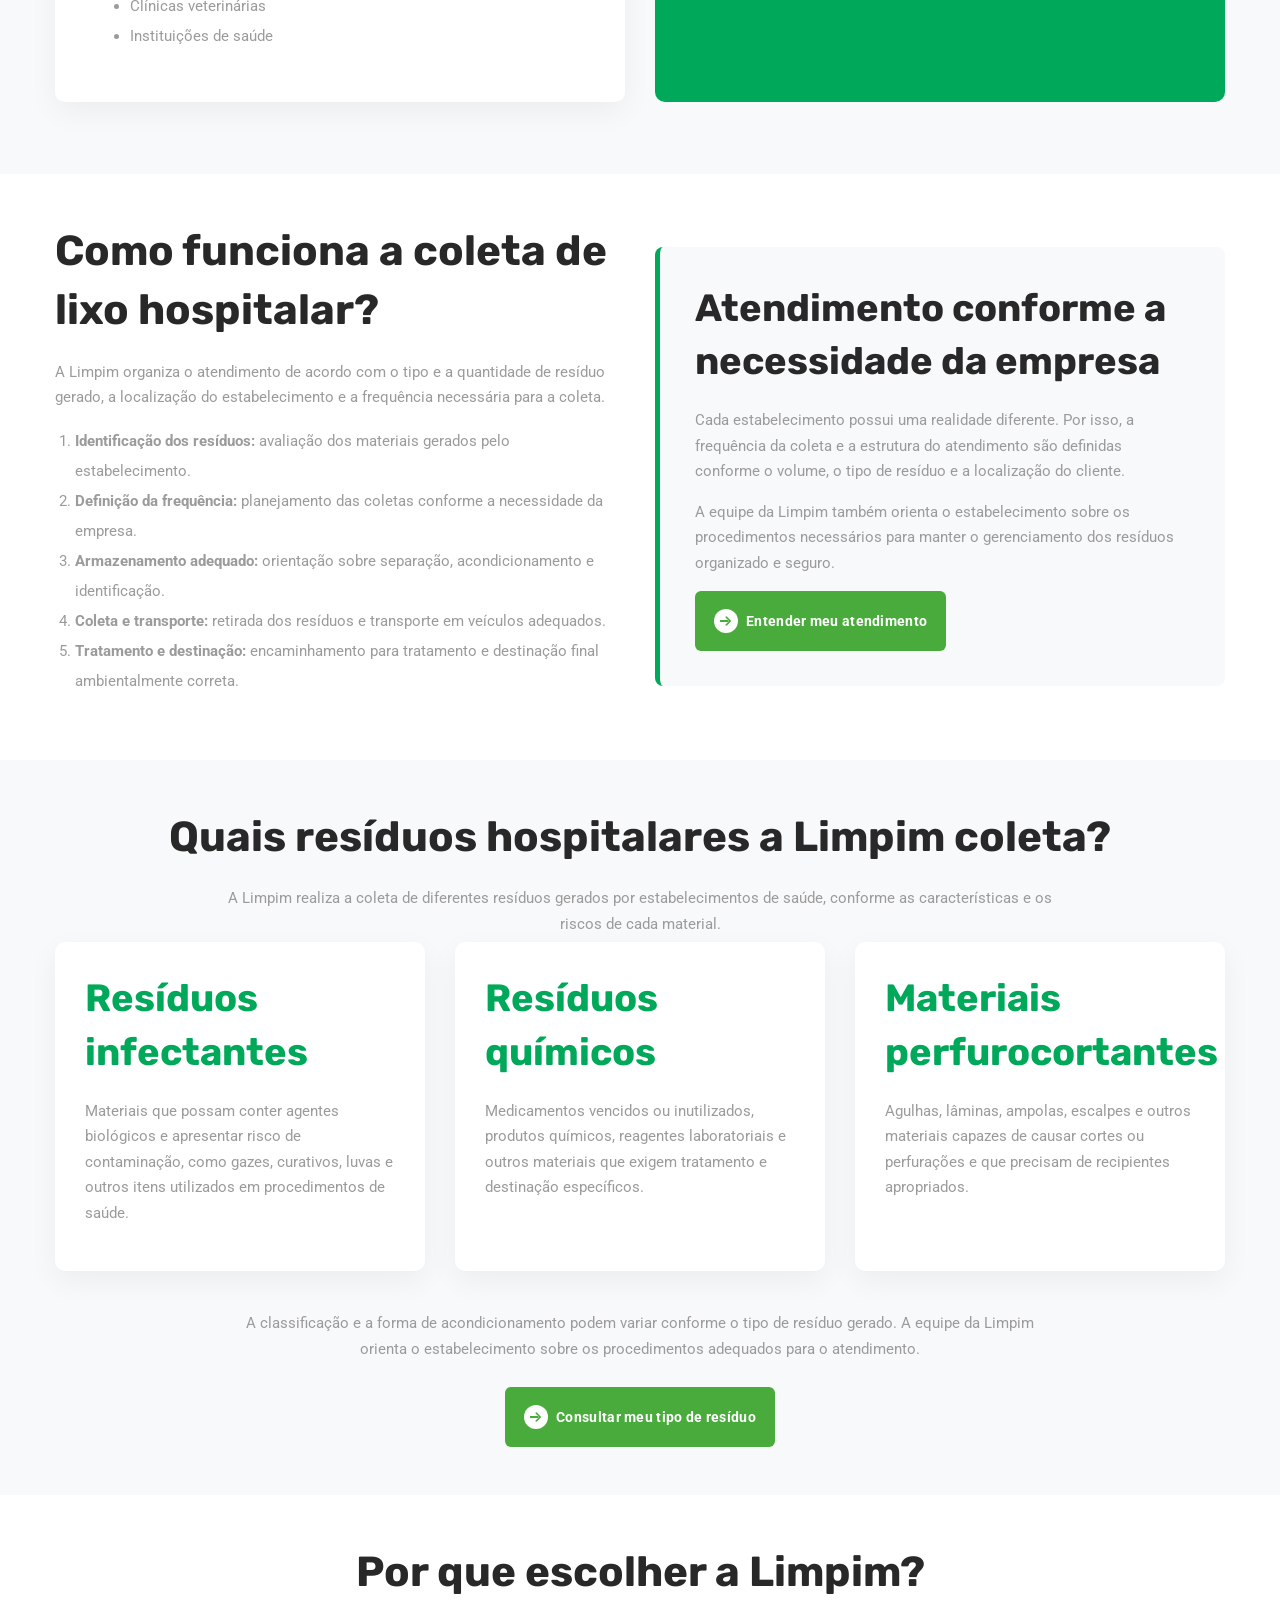
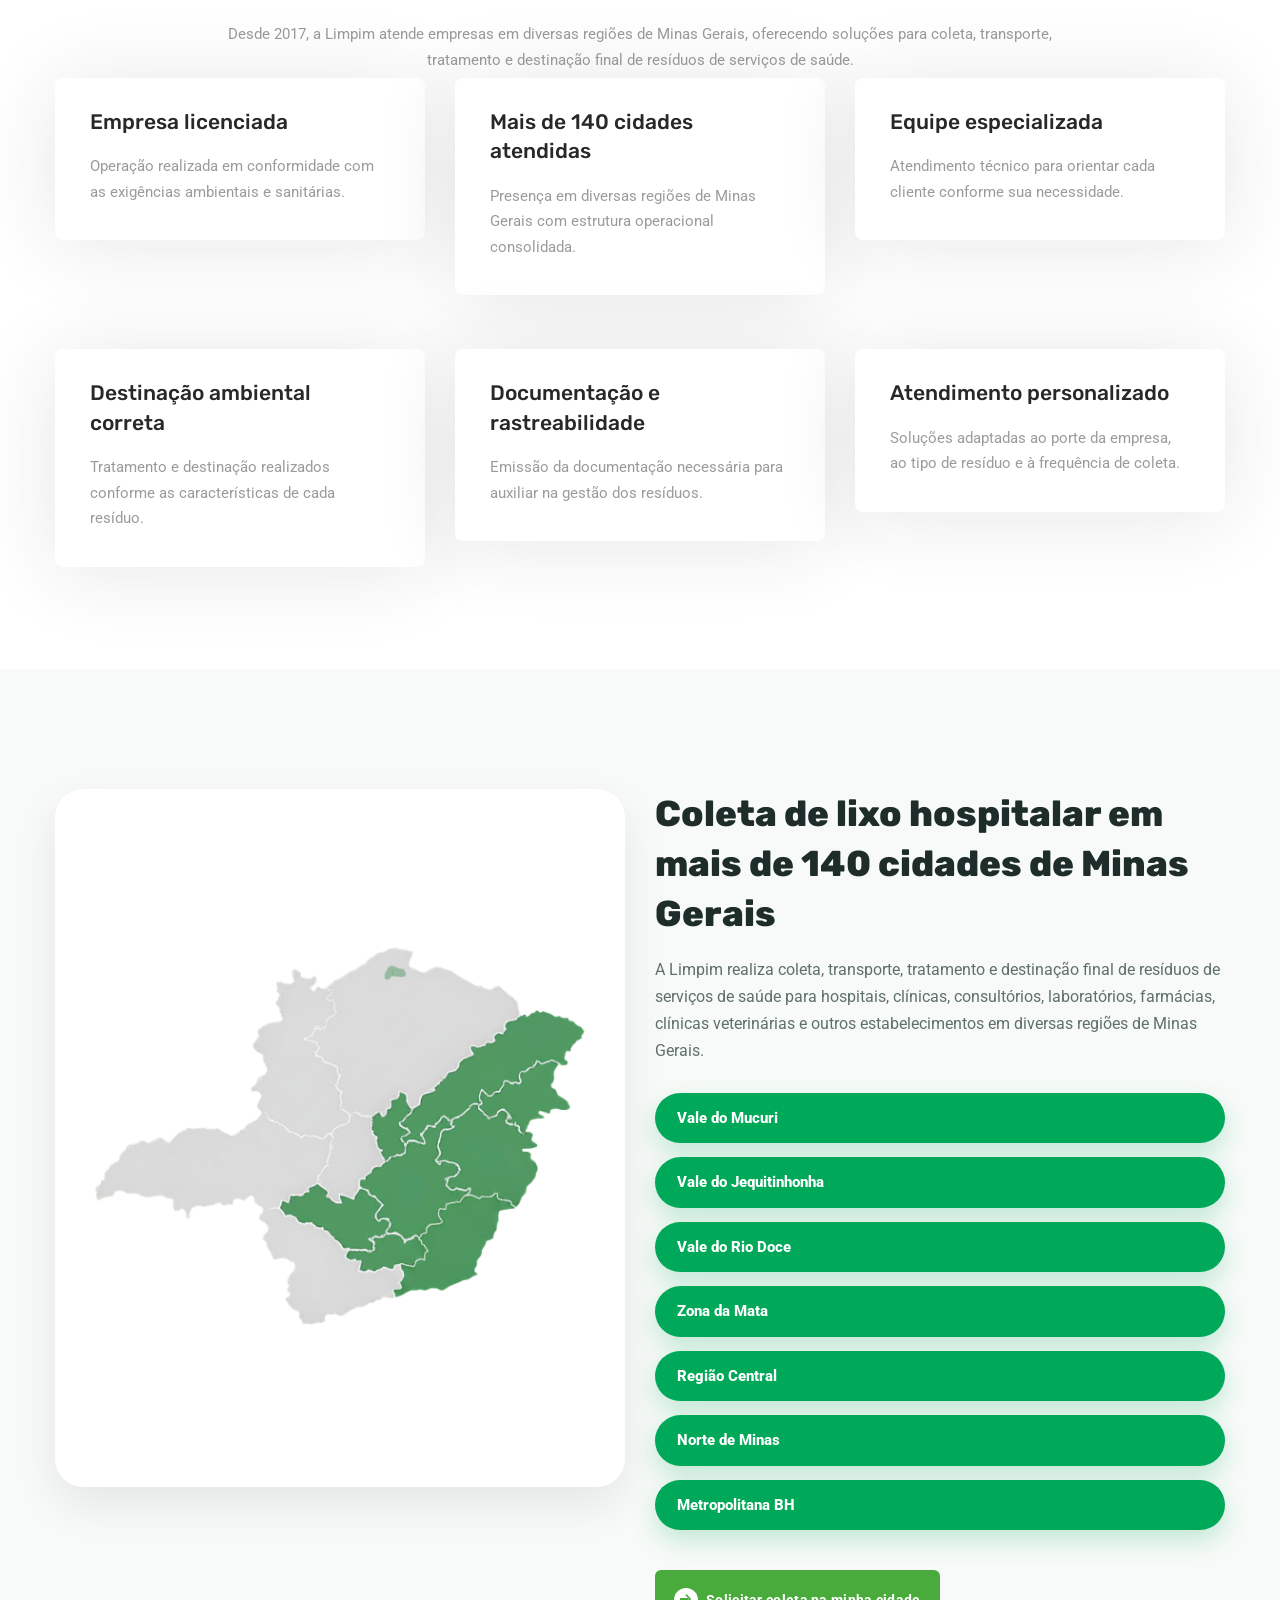
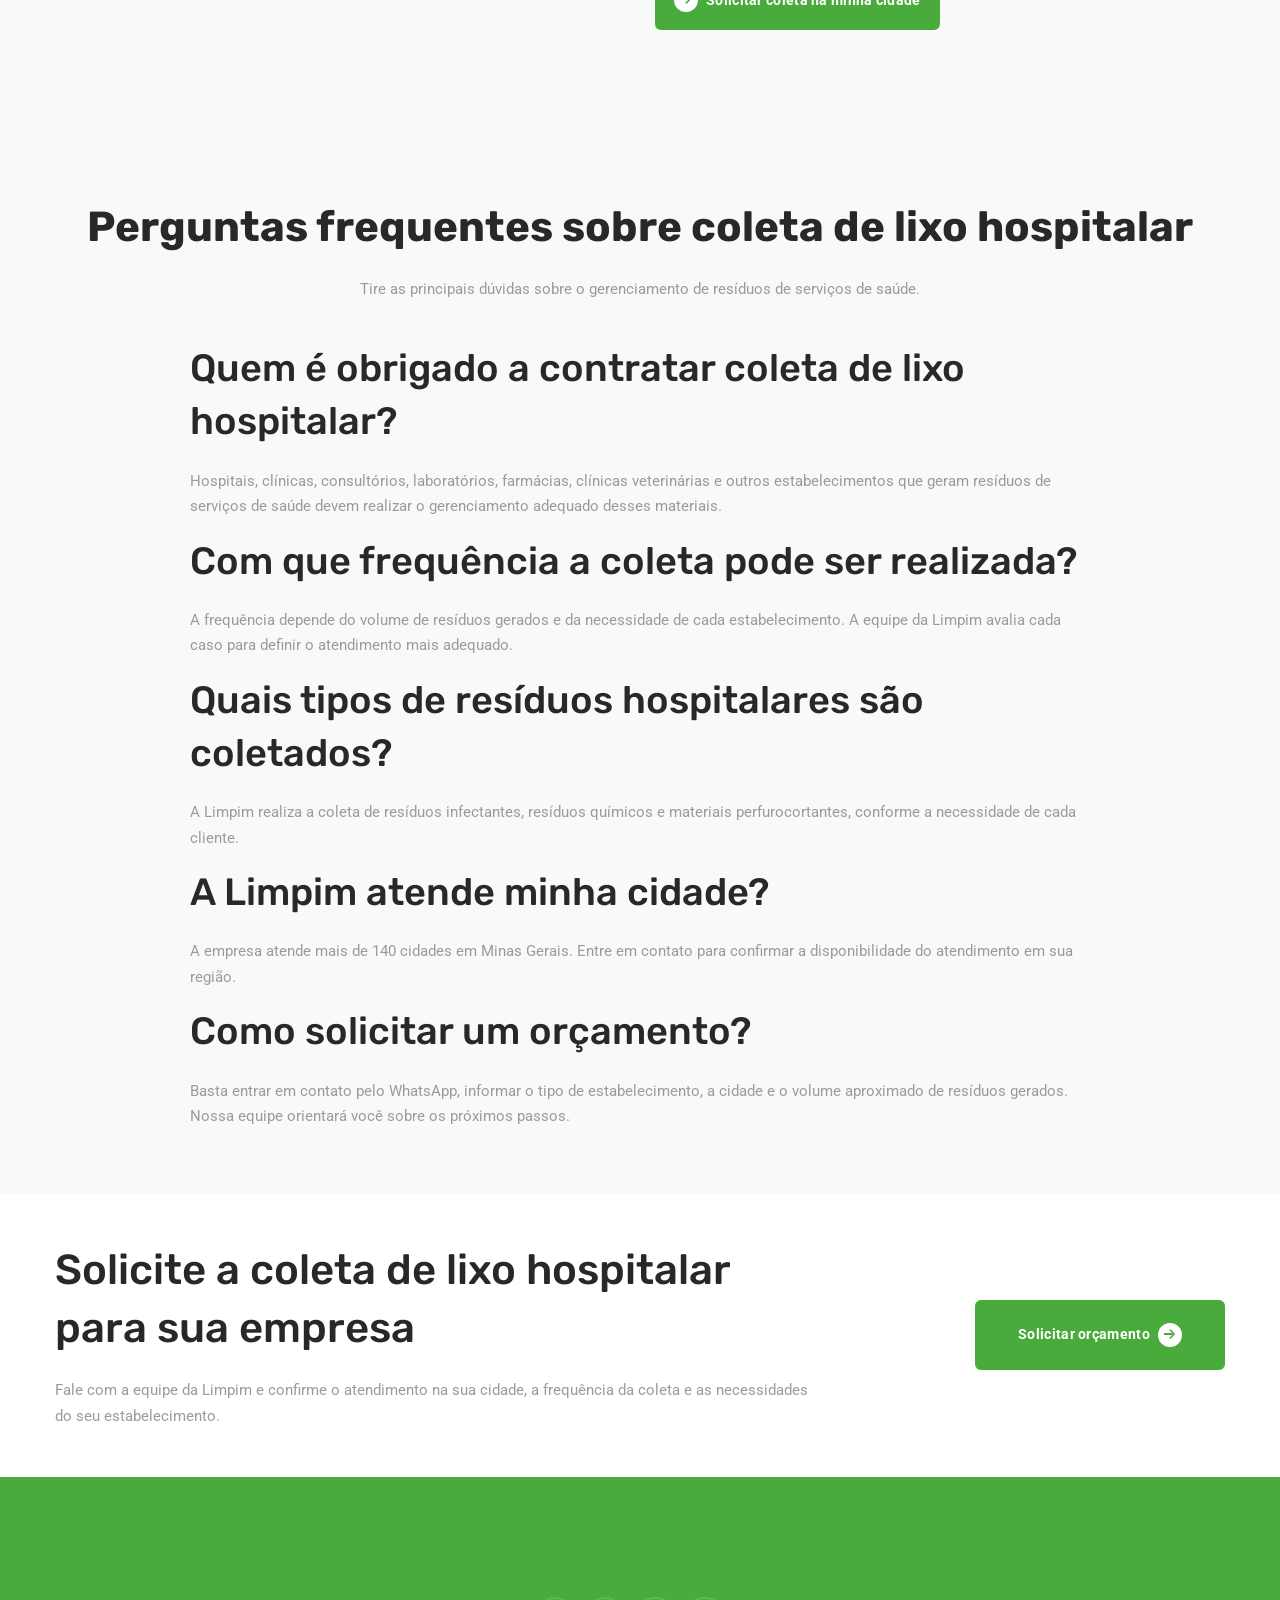
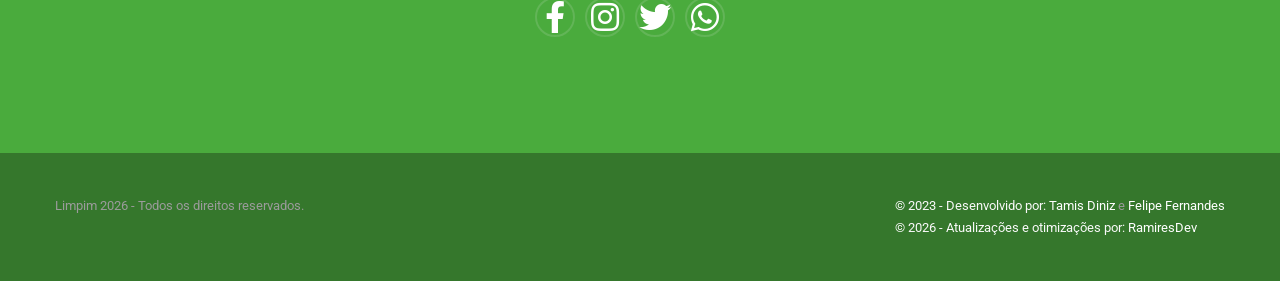
<file: coleta-de-lixo-hospitalar.html>
<!DOCTYPE html>
<html lang="pt-br">

<head>
  <meta charset="UTF-8" />

  <!-- Google tag (gtag.js) -->
  <script async src="https://www.googletagmanager.com/gtag/js?id=AW-827057136"></script>
  <script>
    window.dataLayer = window.dataLayer || [];
    function gtag(){dataLayer.push(arguments);}
    gtag('js', new Date());
    gtag('config', 'AW-827057136');
  </script>

  <!-- Meta Pixel Code -->
  <script>
    !function(f,b,e,v,n,t,s)
      {if(f.fbq)return;n=f.fbq=function(){n.callMethod?
      n.callMethod.apply(n,arguments):n.queue.push(arguments)};
      if(!f._fbq)f._fbq=n;n.push=n;n.loaded=!0;n.version='2.0';
      n.queue=[];t=b.createElement(e);t.async=!0;
      t.src=v;s=b.getElementsByTagName(e)[0];
      s.parentNode.insertBefore(t,s)}(window, document,'script',
      'https://connect.facebook.net/en_US/fbevents.js');
      fbq('init', '1008404144911601');
      fbq('track', 'PageView');
  </script>
    <noscript><img height="1" width="1" style="display:none"
      src="https://www.facebook.com/tr?id=1008404144911601&ev=PageView&noscript=1"/>
    </noscript>
  <!-- End Meta Pixel Code -->

    <meta name="viewport" content="width=device-width, initial-scale=1.0" />
    <meta http-equiv="X-UA-Compatible" content="ie=edge" />
    <meta name="description" content="Coleta de lixo hospitalar em Minas Gerais para hospitais, clínicas, consultórios, laboratórios, farmácias e outros estabelecimentos de saúde. Solicite atendimento da Limpim.">
    <link href="assets/images/favicon/favicon.png" rel="icon">
    <title>Coleta de Lixo Hospitalar em MG | Limpim SA</title>
    <link rel="canonical" href="https://limpim.com.br/coleta-de-lixo-hospitalar.html">
    <link rel="stylesheet"
          href="https://fonts.googleapis.com/css?family=Rubik:400,500,600,700%7cRoboto:400,500,700&display=swap">
    <link rel="stylesheet" href="https://use.fontawesome.com/releases/v5.15.3/css/all.css">
    <link rel="stylesheet" href="assets/css/libraries.css">
    <link rel="stylesheet" href="assets/css/style.css">
    <link rel="stylesheet" href="assets/css/regioes.css">
    
    <meta name="facebook-domain-verification" content="byuuyjtedtkobtotrxt4j5yam0b09x" />
</head>

<body>
  <header class="header header-layout1">
    <nav class="navbar navbar-expand-lg sticky-navbar">
      <div class="container-fluid">
        <a class="navbar-brand" href="index.html">
          <img src="assets/images/logo/logo.png" class="logo" alt="logo"></a>
          <button class="navbar-toggler" type="button">
            <span class="menu-lines"><span></span></span>
          </button>
          
          <div class="collapse navbar-collapse" id="mainNavigation">
            <ul class="navbar-nav">
              <li class="nav__item">
                <a href="index.html" class="nav__item-link">Home</a>
              </li>

              <li class="nav__item">
                <a href="index.html#nossaEmpresa" class="nav__item-link">Nossa Empresa</a>
              </li>
              
              <li class="nav__item">
                            <a href="#section_projetos" class="nav__item-link">Regiões Atendidas</a>
              </li>
              
              <li class="nav__item">
                <a href="https://wa.me/553335112235?text=Olá,%20vim%20pelo%20site%20da%20Limpim%20e%20quero%20regularizar%20minha%20empresa." data-origem="menu-fale-conosco" target="_blank" class="nav__item-link">Fale Conosco</a>
              </li>
            </ul>
            
            
            <button class="close-mobile-menu d-block d-lg-none"><i class="fas   fa-times"></i>
            </button>
          </div><!-- /.navbar-collapse -->
          
          <ul style="margin-right: 15px;margin-bottom: 0rem !important;" class="social-icons list-unstyled">

            <li>
              <a href="https://mtr.meioambiente.mg.gov.br/" target="_blank">
                <span style="background-color: #00a859;height: 44px !important; width: 44px !important; line-height: 45px !important; border-radius: 50% !important; text-align: center !important; font-size: 18px !important; color: #ffffff !important;">MTR</span></a>
            </li>

            <li>
              <a href="https://www.facebook.com/limpimsa" target="_blank"><i class="fab fa-facebook-f"></i></a>
            </li>
            
            <li><a href="https://www.instagram.com/limpimsa" target="_blank"><i class="fab fa-instagram"></i></a>
            </li>
            
            <li><a href="https://twitter.com/limpimsa" target="_blank"><i class="fab fa-twitter"></i></a>
            </li>
          </ul><!-- /.social-icons -->
          
          <div class="contact__number d-none d-xl-flex align-items-center">
            <i class="icon-phone"></i>
            <a target="_blank" href="https://wa.me/553335112235?text=Olá,%20vim%20pelo%20site%20da%20Limpim%20e%20preciso%20de%20atendimento." data-origem="topo-whatsapp">Fale no WhatsApp agora</a>
          </div>
        </div><!-- /.container -->
      </nav>
    </header>

<main>
  
  <section class="slider">
    <div class="slide-item align-v-h bg-overlay bg-overlay-2">
      <div class="bg-img">
        <img src="assets/images/backgrounds/coleta-de-lixo-hospitalar.webp"
        alt="Coleta de resíduos em Minas Gerais">
      </div>
      
      <div class="container">
        <div class="row">
          <div class="col-sm-12 col-md-12 col-lg-12 col-xl-8">
            <div class="slide__body">
              <h1 class="slide__title">Coleta de lixo hospitalar em Minas Gerais</h1><p class="slide__desc">A Limpim realiza coleta, transporte, tratamento e destinação final de resíduos de serviços de saúde para hospitais, clínicas, consultórios, laboratórios, farmácias e outros estabelecimentos.</p>
              <div class="d-flex">
                    <a href="https://wa.me/553335112235?text=Olá,%20vim%20pela%20página%20de%20coleta%20de%20lixo%20hospitalar%20da%20Limpim%20e%20quero%20solicitar%20um%20orçamento." data-origem="landing-coleta-hero" target="_blank" class="btn btn__primary mr-30"><i class="icon-arrow-right"></i><span>Solicitar orçamento de coleta</span></a>
              </div>
            </div>
          </div>
        </div>
      </div>
    </div>
  </section>
  
 <section id="coleta-lixo-hospitalar" class="py-5" style="background:#f8f9fa;">
    <div class="container">

        <div class="text-center mb-5">
            <h2 style="font-weight:700;">
                O que é lixo hospitalar?
            </h2>

            <p style="max-width:900px;margin:auto;font-size:18px;">
                O lixo hospitalar, também chamado de Resíduo de Serviço de Saúde (RSS),
                é todo resíduo gerado durante atividades de atendimento à saúde humana
                ou animal que exige coleta, transporte, tratamento e destinação
                ambientalmente adequada.
            </p>
        </div>

        <div class="row">

            <div class="col-lg-6 mb-4">

                <div style="background:#ffffff;padding:35px;border-radius:10px;height:100%;box-shadow:0 10px 30px rgba(0,0,0,.05);">

                    <h3 style="font-weight:700;color:#00a859;">
                        Quem gera esse tipo de resíduo?
                    </h3>

                    <p>
                        Diversos estabelecimentos são obrigados a realizar o gerenciamento
                        correto dos resíduos gerados em suas atividades, como:
                    </p>

                    <ul style="line-height:2;">
                        <li>Hospitais</li>
                        <li>Clínicas médicas</li>
                        <li>Consultórios odontológicos</li>
                        <li>Laboratórios</li>
                        <li>Farmácias</li>
                        <li>Clínicas veterinárias</li>
                        <li>Instituições de saúde</li>
                    </ul>

                </div>

            </div>

            <div class="col-lg-6 mb-4">

                <div style="background:#00a859;color:#fff;padding:35px;border-radius:10px;height:100%;">

                    <h3 style="font-weight:700;">
                        Por que a destinação correta é importante?
                    </h3>

                    <p>
                        O descarte inadequado de resíduos hospitalares pode colocar em
                        risco pessoas, o meio ambiente e ainda gerar penalidades para a
                        empresa.
                    </p>

                    <ul style="line-height:2;">
                        <li>Redução de riscos sanitários</li>
                        <li>Proteção ao meio ambiente</li>
                        <li>Conformidade com a legislação</li>
                        <li>Maior segurança para colaboradores</li>
                        <li>Destinação ambientalmente correta</li>
                    </ul>

                </div>

            </div>

        </div>

    </div>
</section>

    <section id="como-funciona-coleta-hospitalar" class="py-5" style="background:#ffffff;">
    <div class="container">

        <div class="row align-items-center">

            <div class="col-lg-6 mb-4 mb-lg-0">

                <h2 style="font-weight:700;">
                    Como funciona a coleta de lixo hospitalar?
                </h2>

                <p>
                    A Limpim organiza o atendimento de acordo com o tipo e a quantidade
                    de resíduo gerado, a localização do estabelecimento e a frequência
                    necessária para a coleta.
                </p>

                <ol style="line-height:2;padding-left:20px;">
                    <li>
                        <strong>Identificação dos resíduos:</strong>
                        avaliação dos materiais gerados pelo estabelecimento.
                    </li>

                    <li>
                        <strong>Definição da frequência:</strong>
                        planejamento das coletas conforme a necessidade da empresa.
                    </li>

                    <li>
                        <strong>Armazenamento adequado:</strong>
                        orientação sobre separação, acondicionamento e identificação.
                    </li>

                    <li>
                        <strong>Coleta e transporte:</strong>
                        retirada dos resíduos e transporte em veículos adequados.
                    </li>

                    <li>
                        <strong>Tratamento e destinação:</strong>
                        encaminhamento para tratamento e destinação final ambientalmente correta.
                    </li>
                </ol>

            </div>

            <div class="col-lg-6">

                <div style="background:#f8f9fa;border-left:5px solid #00a859;padding:35px;border-radius:8px;">

                    <h3 style="font-weight:700;">
                        Atendimento conforme a necessidade da empresa
                    </h3>

                    <p>
                        Cada estabelecimento possui uma realidade diferente. Por isso,
                        a frequência da coleta e a estrutura do atendimento são definidas
                        conforme o volume, o tipo de resíduo e a localização do cliente.
                    </p>

                    <p>
                        A equipe da Limpim também orienta o estabelecimento sobre os
                        procedimentos necessários para manter o gerenciamento dos resíduos
                        organizado e seguro.
                    </p>

                    <a href="https://wa.me/553335112235?text=Olá,%20vim%20pela%20página%20de%20coleta%20de%20lixo%20hospitalar%20da%20Limpim%20e%20quero%20entender%20como%20funciona%20o%20atendimento."
                       data-origem="landing-hospitalar-como-funciona"
                       target="_blank"
                       class="btn btn__primary">

                        <i class="icon-arrow-right"></i>
                        <span>Entender meu atendimento</span>

                    </a>

                </div>

            </div>

        </div>

    </div>
</section>

<section id="residuos-hospitalares-coletados"
         class="py-5"
         style="background:#f8f9fa;">

    <div class="container">

        <div class="text-center mb-5">

            <h2 style="font-weight:700;">
                Quais resíduos hospitalares a Limpim coleta?
            </h2>

            <p style="max-width:850px;margin:auto;">
                A Limpim realiza a coleta de diferentes resíduos gerados por
                estabelecimentos de saúde, conforme as características e os riscos
                de cada material.
            </p>

        </div>

        <div class="row">

            <div class="col-sm-12 col-md-6 col-lg-4 mb-4">

                <div style="background:#ffffff;
                            padding:30px;
                            border-radius:10px;
                            height:100%;
                            box-shadow:0 10px 30px rgba(0,0,0,.05);">

                    <h3 style="font-weight:700;color:#00a859;">
                        Resíduos infectantes
                    </h3>

                    <p>
                        Materiais que possam conter agentes biológicos e apresentar
                        risco de contaminação, como gazes, curativos, luvas e outros
                        itens utilizados em procedimentos de saúde.
                    </p>

                </div>

            </div>

            <div class="col-sm-12 col-md-6 col-lg-4 mb-4">

                <div style="background:#ffffff;
                            padding:30px;
                            border-radius:10px;
                            height:100%;
                            box-shadow:0 10px 30px rgba(0,0,0,.05);">

                    <h3 style="font-weight:700;color:#00a859;">
                        Resíduos químicos
                    </h3>

                    <p>
                        Medicamentos vencidos ou inutilizados, produtos químicos,
                        reagentes laboratoriais e outros materiais que exigem
                        tratamento e destinação específicos.
                    </p>

                </div>

            </div>

            <div class="col-sm-12 col-md-6 col-lg-4 mb-4">

                <div style="background:#ffffff;
                            padding:30px;
                            border-radius:10px;
                            height:100%;
                            box-shadow:0 10px 30px rgba(0,0,0,.05);">

                    <h3 style="font-weight:700;color:#00a859;">
                        Materiais perfurocortantes
                    </h3>

                    <p>
                        Agulhas, lâminas, ampolas, escalpes e outros materiais capazes
                        de causar cortes ou perfurações e que precisam de recipientes
                        apropriados.
                    </p>

                </div>

            </div>

        </div>

        <div class="text-center mt-3">

            <p style="max-width:800px;margin:0 auto 25px;">
                A classificação e a forma de acondicionamento podem variar conforme
                o tipo de resíduo gerado. A equipe da Limpim orienta o estabelecimento
                sobre os procedimentos adequados para o atendimento.
            </p>

            <a href="https://wa.me/553335112235?text=Olá,%20vim%20pela%20página%20de%20coleta%20de%20lixo%20hospitalar%20da%20Limpim%20e%20quero%20saber%20se%20vocês%20coletam%20o%20tipo%20de%20resíduo%20que%20minha%20empresa%20gera."
               data-origem="landing-hospitalar-tipos-residuos"
               target="_blank"
               class="btn btn__primary">

                <i class="icon-arrow-right"></i>
                <span>Consultar meu tipo de resíduo</span>

            </a>

        </div>

    </div>

</section>

<section id="porque-escolher-limpim" class="py-5" style="background:#ffffff;">

    <div class="container">

        <div class="text-center mb-5">

            <h2 style="font-weight:700;">
                Por que escolher a Limpim?
            </h2>

            <p style="max-width:850px;margin:auto;">
                Desde 2017, a Limpim atende empresas em diversas regiões de Minas Gerais,
                oferecendo soluções para coleta, transporte, tratamento e destinação final
                de resíduos de serviços de saúde.
            </p>

        </div>

        <div class="row">

            <div class="col-md-6 col-lg-4 mb-4">
                <div class="service-item">
                    <div class="service__body">
                        <h3 class="service__title">Empresa licenciada</h3>
                        <p class="service__desc">
                            Operação realizada em conformidade com as exigências ambientais e sanitárias.
                        </p>
                    </div>
                </div>
            </div>

            <div class="col-md-6 col-lg-4 mb-4">
                <div class="service-item">
                    <div class="service__body">
                        <h3 class="service__title">Mais de 140 cidades atendidas</h3>
                        <p class="service__desc">
                            Presença em diversas regiões de Minas Gerais com estrutura operacional consolidada.
                        </p>
                    </div>
                </div>
            </div>

            <div class="col-md-6 col-lg-4 mb-4">
                <div class="service-item">
                    <div class="service__body">
                        <h3 class="service__title">Equipe especializada</h3>
                        <p class="service__desc">
                            Atendimento técnico para orientar cada cliente conforme sua necessidade.
                        </p>
                    </div>
                </div>
            </div>

            <div class="col-md-6 col-lg-4 mb-4">
                <div class="service-item">
                    <div class="service__body">
                        <h3 class="service__title">Destinação ambiental correta</h3>
                        <p class="service__desc">
                            Tratamento e destinação realizados conforme as características de cada resíduo.
                        </p>
                    </div>
                </div>
            </div>

            <div class="col-md-6 col-lg-4 mb-4">
                <div class="service-item">
                    <div class="service__body">
                        <h3 class="service__title">Documentação e rastreabilidade</h3>
                        <p class="service__desc">
                            Emissão da documentação necessária para auxiliar na gestão dos resíduos.
                        </p>
                    </div>
                </div>
            </div>

            <div class="col-md-6 col-lg-4 mb-4">
                <div class="service-item">
                    <div class="service__body">
                        <h3 class="service__title">Atendimento personalizado</h3>
                        <p class="service__desc">
                            Soluções adaptadas ao porte da empresa, ao tipo de resíduo e à frequência de coleta.
                        </p>
                    </div>
                </div>
            </div>

        </div>

    </div>

</section>

    <section id="section_projetos" class="regioes-section pt-120 pb-120">
        <div class="container">
            <div class="row align-items-start">
                <div class="col-lg-6">
                    <div class="regioes-map">
                        <img src="assets/images/mapa-regioes-mg.png" alt="Mapa de atendimento da Limpim em Minas Gerais">
                    </div>
                </div>
                <div class="col-lg-6">
                    <div class="regioes-content">
                        <h2 class="regioes-title">Coleta de lixo hospitalar em mais de 140 cidades de Minas Gerais</h2>
                        <p class="regioes-subtitle">A Limpim realiza coleta, transporte, tratamento e destinação final de resíduos de serviços de saúde para hospitais, clínicas, consultórios, laboratórios, farmácias, clínicas veterinárias e outros estabelecimentos em diversas regiões de Minas Gerais.</p>
                        <div class="regioes-buttons">
                            <button class="regiao-btn" data-regiao="mucuri">Vale do Mucuri</button>
                            <button class="regiao-btn" data-regiao="jequitinhonha">Vale do Jequitinhonha</button>
                            <button class="regiao-btn" data-regiao="riodoce">Vale do Rio Doce</button>
                            <button class="regiao-btn" data-regiao="zonamata">Zona da Mata</button>
                            <button class="regiao-btn" data-regiao="central">Região Central</button>
                            <button class="regiao-btn" data-regiao="norte">Norte de Minas</button>
                            <button class="regiao-btn" data-regiao="metropolitana">Metropolitana BH</button>
                        </div>
                    </div>
                    <a href="https://wa.me/553335112235?text=Olá,%20vim%20pela%20página%20de%20coleta%20de%20lixo%20hospitalar%20e%20gostaria%20de%20saber%20se%20vocês%20atendem%20minha%20cidade." class="btn btn__primary mt-40" data-origem="landing-coleta-regioes" target="_blank">
                        <i class="icon-arrow-right"></i> <span>Solicitar coleta na minha cidade</span>
                    </a>
                </div>
            </div>
        </div>
    </section>

    <section class="py-5" style="background:#f8f9fa;">

    <div class="container">

        <div class="text-center mb-40">

            <h2 style="font-weight:700;">
                Perguntas frequentes sobre coleta de lixo hospitalar
            </h2>

            <p>
                Tire as principais dúvidas sobre o gerenciamento de resíduos de serviços de saúde.
            </p>

        </div>

        <div style="max-width:900px;margin:auto;">

            <h3>Quem é obrigado a contratar coleta de lixo hospitalar?</h3>

            <p>
                Hospitais, clínicas, consultórios, laboratórios, farmácias,
                clínicas veterinárias e outros estabelecimentos que geram
                resíduos de serviços de saúde devem realizar o gerenciamento
                adequado desses materiais.
            </p>

            <h3>Com que frequência a coleta pode ser realizada?</h3>

            <p>
                A frequência depende do volume de resíduos gerados e da
                necessidade de cada estabelecimento. A equipe da Limpim
                avalia cada caso para definir o atendimento mais adequado.
            </p>

            <h3>Quais tipos de resíduos hospitalares são coletados?</h3>

            <p>
                A Limpim realiza a coleta de resíduos infectantes,
                resíduos químicos e materiais perfurocortantes,
                conforme a necessidade de cada cliente.
            </p>

            <h3>A Limpim atende minha cidade?</h3>

            <p>
                A empresa atende mais de 140 cidades em Minas Gerais.
                Entre em contato para confirmar a disponibilidade do
                atendimento em sua região.
            </p>

            <h3>Como solicitar um orçamento?</h3>

            <p>
                Basta entrar em contato pelo WhatsApp, informar o tipo de
                estabelecimento, a cidade e o volume aproximado de resíduos
                gerados. Nossa equipe orientará você sobre os próximos passos.
            </p>

        </div>

    </div>

</section>

    <section class="py-5">
    <div class="container">

        <div class="row align-items-center">

            <div class="col-lg-8 mb-4 mb-lg-0">

                <h2>
                    Solicite a coleta de lixo hospitalar para sua empresa
                </h2>

                <p class="mb-0">
                    Fale com a equipe da Limpim e confirme o atendimento na sua cidade,
                    a frequência da coleta e as necessidades do seu estabelecimento.
                </p>

            </div>

            <div class="col-lg-4 text-lg-right">

                <a href="https://wa.me/5533999176976?text=Olá! Vim pela página de coleta de lixo hospitalar e gostaria de solicitar um orçamento."
                   target="_blank"
                   class="btn btn__primary btn__xl">

                    <span>Solicitar orçamento</span>
                    <i class="icon-arrow-right"></i>

                </a>

            </div>

        </div>

    </div>
</section>

</main>


<!-- ========================
      Footer
    ========================== -->
    <footer class="footer">
        <div class="footer-primary">
            <div class="container">
                <div class="row">
                    <div class="col-6 col-sm-6 col-md-6 col-lg-2 col-xl-2 footer-widget footer-widget-nav">

                    </div><!-- /.col-xl-2 -->
                    <div class="col-6 col-sm-6 col-md-6 col-lg-2 col-xl-2 footer-widget footer-widget-nav">

                    </div><!-- /.col-xl-2 -->
                    <div class="col-sm-12 col-md-6 col-lg-4 col-xl-3 footer-widget footer-widget-align-right">
                        <div class="footer-widget-content">
                            <ul class="social-icons list-unstyled center">
                                <li><a href="https://www.facebook.com/limpimsa" target="_blank"><i class="fab fa-facebook-f"></i></a></li>
                                <li><a href="https://www.instagram.com/limpimsa" target="_blank"><i class="fab fa-instagram"></i></a></li>
                                <li><a href="https://twitter.com/limpimsa" target="_blank"><i class="fab fa-twitter"></i></a></li>
                                <li><a href="https://wa.me/553335112235?text=Olá,%20vim%20pelo%20site%20da%20Limpim%20e%20preciso%20de%20atendimento." data-origem="whatsapp-rodape"   target="_blank"><i class="fab fa-whatsapp"></i></a></li>
                            </ul><!-- /.social-icons -->
                        </div><!-- /.footer-widget-content -->
                    </div><!-- /.col-xl-3 -->
                </div><!-- /.row -->
            </div><!-- /.container -->
        </div><!-- /.footer-primary -->
        <div class="footer-copyrights">
            <div class="container">
                <div class="row">
                    <div class="col-sm-12 col-md-12 col-lg-12 d-flex justify-content-between">
                        <p>Limpim 2026 - Todos os direitos reservados.</p>
                        <p class="mb-0">
                            <span class="color-gray">&copy; 2023 - Desenvolvido por: </span>
                            <a style="color: white !important" href="https://tamisdiniz.myportfolio.com/" target="_blank">Tamis Diniz</a> e
                            <a style="color: white !important" href="https://felipefgf.com.br" target="_blank">Felipe Fernandes</a> <br>
                            <span class="color-gray">&copy; 2026 - Atualizações e otimizações por: </span>
                            <a style="color: white !important" href="https://github.com/RamiresDev" target="_blank">RamiresDev</a>
                        </p>
                    </div><!-- /.col-lg-12 -->
                </div><!-- /.row -->
            </div><!-- /.container -->
        </div><!-- /.footer-copyrights-->
    </footer><!-- /.Footer -->
        <a href="https://wa.me/553335112235?text=Olá,%20vim%20pelo%20site%20da%20Limpim%20e%20preciso%20de%20atendimento." data-origem="whatsapp-flutuante" target="_blank"><button id="scrollTopBtn">
        <i style="font-size: 38px;" class="fab fa-whatsapp"></i>
    </button></a>

</div><!-- /.wrapper -->


<div class="regiao-modal" id="regiaoModal">
  <div class="regiao-modal-box">
    <div class="regiao-modal-header">
      <h4 id="modalRegiaoTitulo">Região</h4>
      <button type="button" class="regiao-modal-close" id="fecharModal">&times;</button>
    </div>

    <div class="regiao-modal-body">
      <div id="modalCidades" class="modal-cidades-lista"></div>
    </div>
  </div>
</div>

<script src="assets/js/jquery-3.5.1.min.js"></script>
<script src="assets/js/plugins.js"></script>
<script src="assets/js/main.js"></script>
<script src="assets/js/regioes.js"></script>



<!-- Event snippet for Contato conversion page
In your html page, add the snippet and call gtag_report_conversion when someone clicks on the chosen link or button. -->
<script>
function gtag_report_conversion(url) {
  var callback = function () {
    if (typeof url !== 'undefined') {
      window.open(url, '_blank');
    }
  };

  gtag('event', 'conversion', {
      'send_to': 'AW-827057136/SELDCP6_t6ccEPDHr4oD',
      'event_callback': callback
  });

  return false;
}


document.addEventListener("DOMContentLoaded", function () {
    const whatsappLinks = document.querySelectorAll(
        'a[href*="wa.me"], a[href*="api.whatsapp.com"]'
    );

    whatsappLinks.forEach(function (link) {

   link.addEventListener("click", function (event) {
    const origem = link.getAttribute("data-origem") || "desconhecido";

    event.preventDefault();

    fbq('track', 'Lead');

    console.log("Clique WhatsApp:", origem);

    gtag('event', 'click_whatsapp', {
        'event_category': 'WhatsApp',
        'event_label': origem
    });

    gtag_report_conversion(link.href);
});

});
   
});

</script>

</body>

</html>
</file>
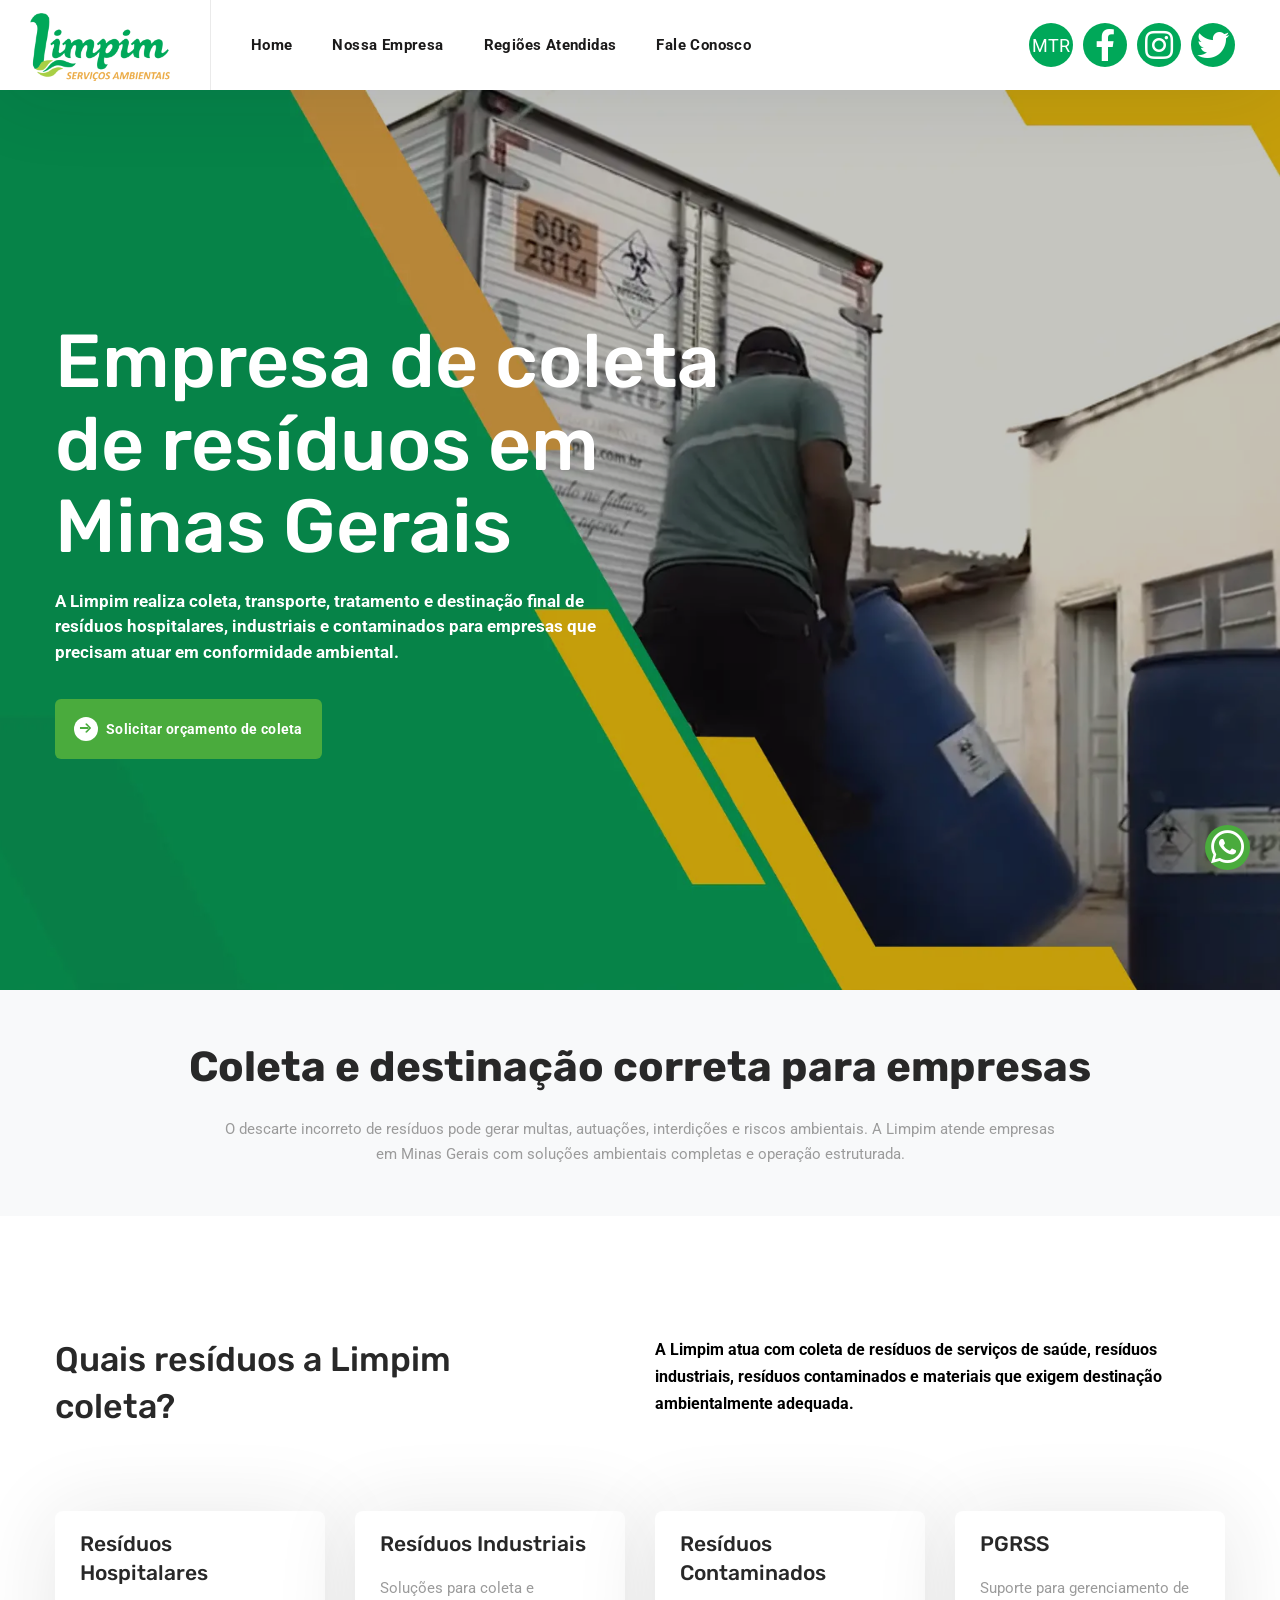
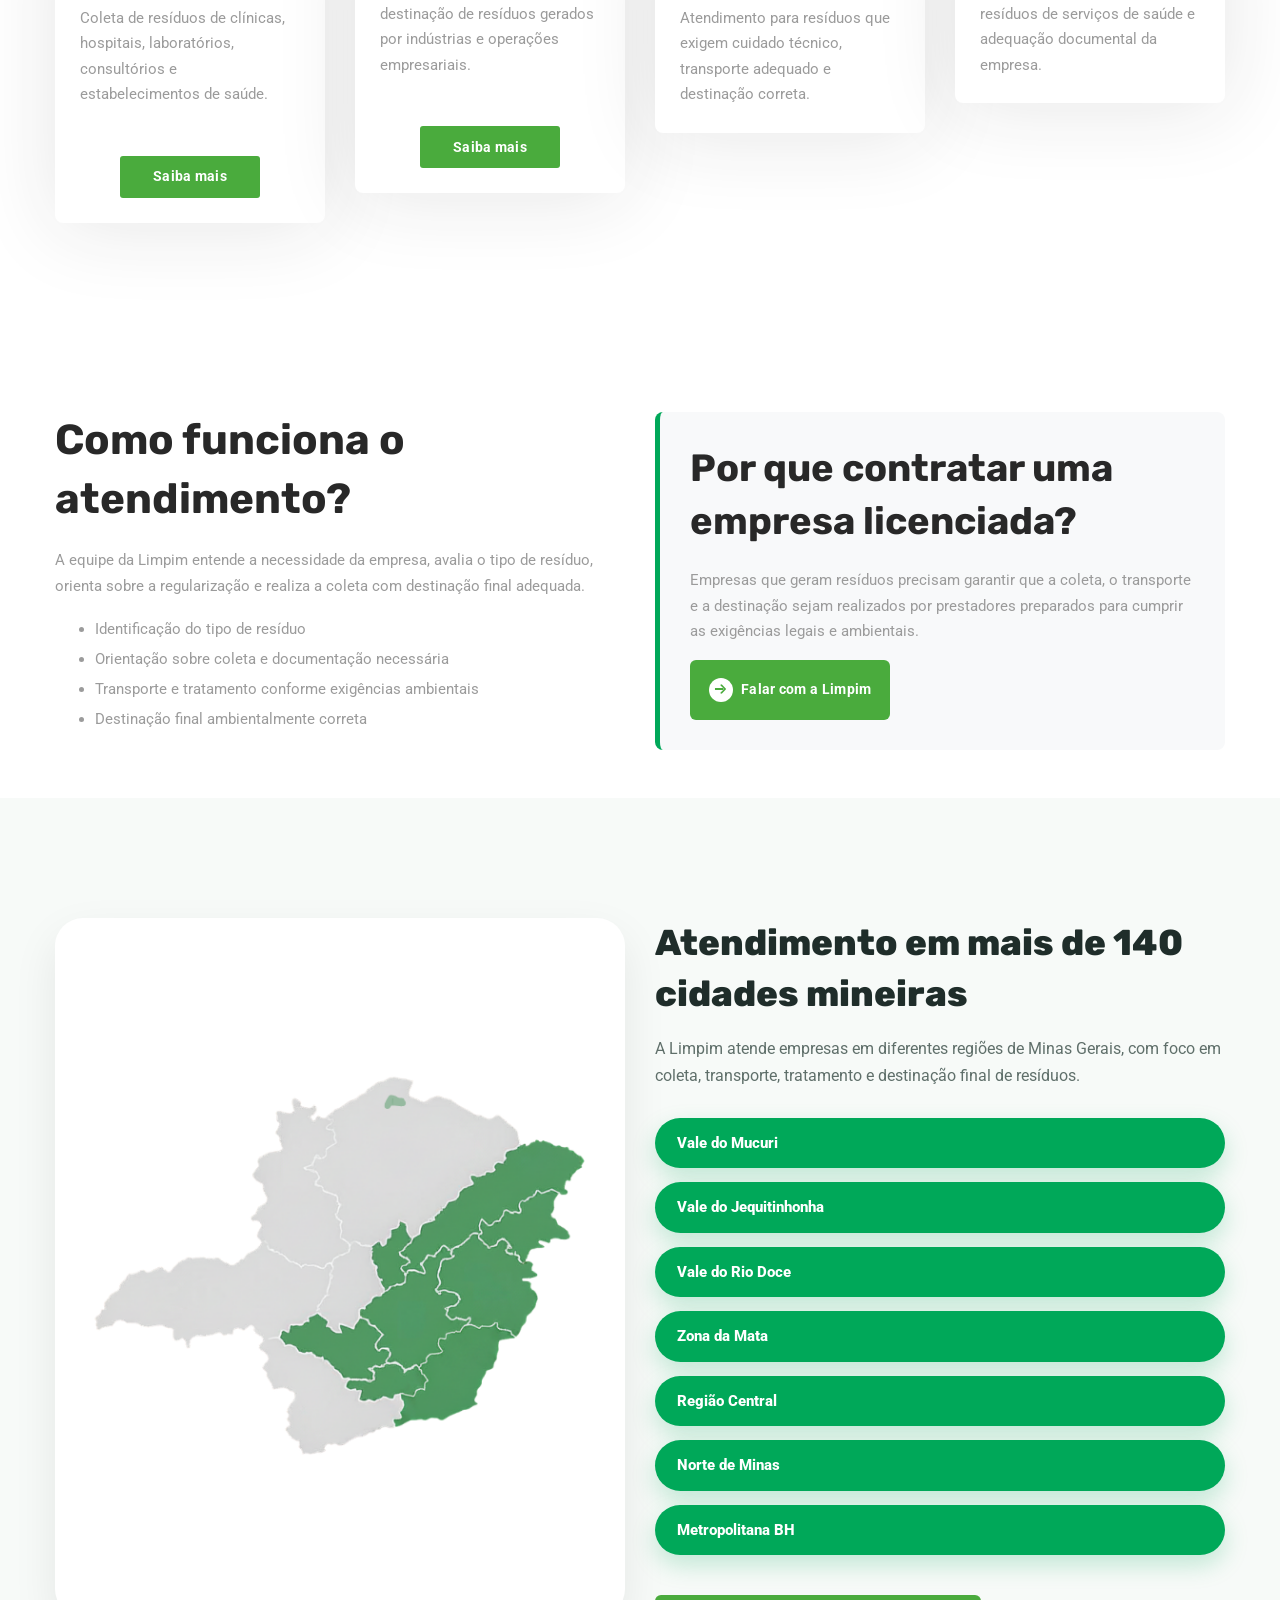
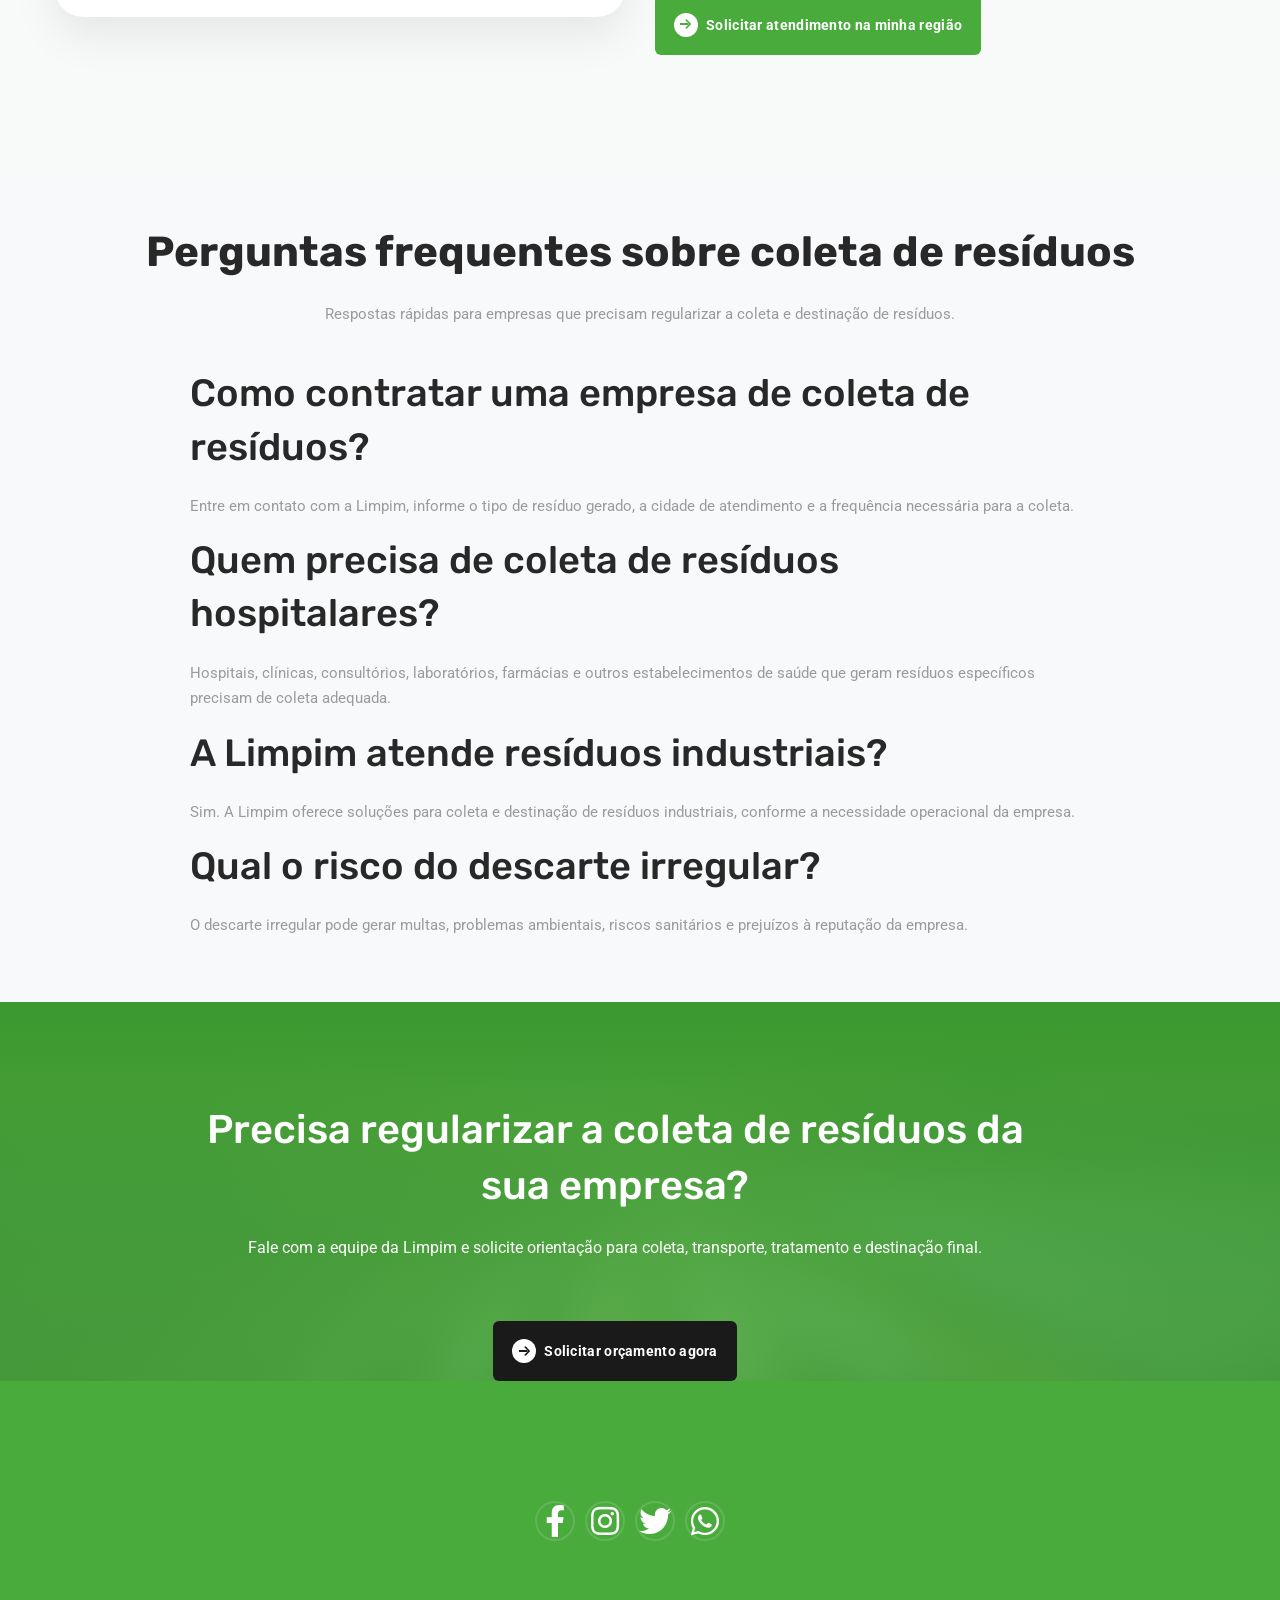
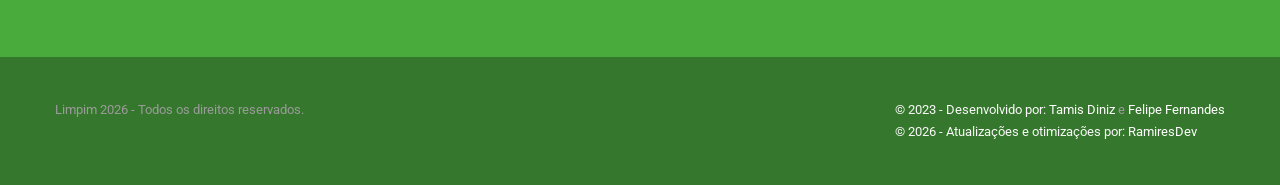
<file: coleta-de-residuos.html>
<!DOCTYPE html>
<html lang="pt-br">

<head>
  <meta charset="UTF-8" />

  <!-- Google tag (gtag.js) -->
  <script async src="https://www.googletagmanager.com/gtag/js?id=AW-827057136"></script>
  <script>
    window.dataLayer = window.dataLayer || [];
    function gtag(){dataLayer.push(arguments);}
    gtag('js', new Date());
    gtag('config', 'AW-827057136');
  </script>

  <!-- Meta Pixel Code -->
  <script>
    !function(f,b,e,v,n,t,s)
      {if(f.fbq)return;n=f.fbq=function(){n.callMethod?
      n.callMethod.apply(n,arguments):n.queue.push(arguments)};
      if(!f._fbq)f._fbq=n;n.push=n;n.loaded=!0;n.version='2.0';
      n.queue=[];t=b.createElement(e);t.async=!0;
      t.src=v;s=b.getElementsByTagName(e)[0];
      s.parentNode.insertBefore(t,s)}(window, document,'script',
      'https://connect.facebook.net/en_US/fbevents.js');
      fbq('init', '1008404144911601');
      fbq('track', 'PageView');
  </script>
    <noscript><img height="1" width="1" style="display:none"
      src="https://www.facebook.com/tr?id=1008404144911601&ev=PageView&noscript=1"/>
    </noscript>
  <!-- End Meta Pixel Code -->

    <meta name="viewport" content="width=device-width, initial-scale=1.0" />
    <meta http-equiv="X-UA-Compatible" content="ie=edge" />
    <meta name="description" content="Empresa de coleta de resíduos em Minas Gerais. Coleta, transporte, tratamento e destinação final de resíduos hospitalares, industriais e contaminados.">
    <link href="assets/images/favicon/favicon.png" rel="icon">
    <title>Empresa de Coleta de Resíduos em MG | Limpim SA</title>
    <link rel="canonical" href="https://limpim.com.br/coleta-de-residuos.html">
    <link rel="stylesheet"
          href="https://fonts.googleapis.com/css?family=Rubik:400,500,600,700%7cRoboto:400,500,700&display=swap">
    <link rel="stylesheet" href="https://use.fontawesome.com/releases/v5.15.3/css/all.css">
    <link rel="stylesheet" href="assets/css/libraries.css">
    <link rel="stylesheet" href="assets/css/style.css">
    <link rel="stylesheet" href="assets/css/regioes.css">
    
    <meta name="facebook-domain-verification" content="byuuyjtedtkobtotrxt4j5yam0b09x" />
</head>

<body>
  <header class="header header-layout1">
    <nav class="navbar navbar-expand-lg sticky-navbar">
      <div class="container-fluid">
        <a class="navbar-brand" href="index.html">
          <img src="assets/images/logo/logo.png" class="logo" alt="logo"></a>
          <button class="navbar-toggler" type="button">
            <span class="menu-lines"><span></span></span>
          </button>
          
          <div class="collapse navbar-collapse" id="mainNavigation">
            <ul class="navbar-nav">
              <li class="nav__item">
                <a href="index.html" class="nav__item-link">Home</a>
              </li>

              <li class="nav__item">
                <a href="index.html#nossaEmpresa" class="nav__item-link">Nossa Empresa</a>
              </li>
              
              <li class="nav__item">
                            <a href="#section_projetos" class="nav__item-link">Regiões Atendidas</a>
              </li>
              
              <li class="nav__item">
                <a href="https://wa.me/553335112235?text=Olá,%20vim%20pelo%20site%20da%20Limpim%20e%20quero%20regularizar%20minha%20empresa." data-origem="menu-fale-conosco" target="_blank" class="nav__item-link">Fale Conosco</a>
              </li>
            </ul>
            
            
            <button class="close-mobile-menu d-block d-lg-none"><i class="fas   fa-times"></i>
            </button>
          </div><!-- /.navbar-collapse -->
          
          <ul style="margin-right: 15px;margin-bottom: 0rem !important;" class="social-icons list-unstyled">
            <li>
              <a href="https://mtr.meioambiente.mg.gov.br/" target="_blank">
                <span style="background-color: #00a859;height: 44px !important; width: 44px !important; line-height: 45px !important; border-radius: 50% !important; text-align: center !important; font-size: 18px !important; color: #ffffff !important;">MTR</span></a>
            </li>

            <li>
              <a href="https://www.facebook.com/limpimsa" target="_blank"><i class="fab fa-facebook-f"></i></a>
            </li>
            
            <li><a href="https://www.instagram.com/limpimsa" target="_blank"><i class="fab fa-instagram"></i></a>
            </li>
            
            <li><a href="https://twitter.com/limpimsa" target="_blank"><i class="fab fa-twitter"></i></a>
            </li>
          </ul><!-- /.social-icons -->
          
          <div class="contact__number d-none d-xl-flex align-items-center">
            <i class="icon-phone"></i>
            <a target="_blank" href="https://wa.me/553335112235?text=Olá,%20vim%20pelo%20site%20da%20Limpim%20e%20preciso%20de%20atendimento." data-origem="topo-whatsapp">Fale no WhatsApp agora</a>
          </div>
        </div><!-- /.container -->
      </nav>
    </header>

<main>
  
  <section class="slider">
    <div class="slide-item align-v-h bg-overlay bg-overlay-2">
      <div class="bg-img">
        <img src="assets/images/backgrounds/background1.webp"
        alt="Coleta de resíduos em Minas Gerais">
      </div>
      
      <div class="container">
        <div class="row">
          <div class="col-sm-12 col-md-12 col-lg-12 col-xl-8">
            <div class="slide__body">
              <h1 class="slide__title">Empresa de coleta de resíduos em Minas Gerais</h1><p class="slide__desc">A Limpim realiza coleta, transporte, tratamento e destinação final de resíduos hospitalares, industriais e contaminados para empresas que precisam atuar em conformidade ambiental.</p>
              <div class="d-flex">
                    <a href="https://wa.me/553335112235?text=Olá, %20vim%20pelo%20site%20da%20Limpim%20e%20preciso%20de%20coleta%20de%20resíduos%20para%20minha%20empresa." data-origem="landing-coleta-hero" target="_blank" class="btn btn__primary mr-30"><i class="icon-arrow-right"></i><span>Solicitar orçamento de coleta</span></a>
              </div>
            </div>
          </div>
        </div>
      </div>
    </div>
  </section>
  
  <section id="coleta-destinacao-correta" class="py-5" style="background:#f8f9fa;">
        <div class="container text-center">
            <h2 style="font-weight:700;">Coleta e destinação correta para empresas</h2>
            <p style="max-width:850px;margin:auto;">
                O descarte incorreto de resíduos pode gerar multas, autuações, interdições e riscos ambientais.
                A Limpim atende empresas em Minas Gerais com soluções ambientais completas e operação estruturada.
            </p>
        </div>
    </section>

    <section class="services-layout2 pt-120 pb-90">
        <div class="container">
            <div class="row mb-60">
                <div class="col-sm-12 col-md-12 col-lg-5">
                    <h2 class="heading__title">Quais resíduos a Limpim coleta?</h2>
                </div>
                <div class="col-sm-12 col-md-12 col-lg-6 offset-lg-1">
                    <p style="color:black;" class="heading__desc font-weight-bold mb-30">
                        A Limpim atua com coleta de resíduos de serviços de saúde, resíduos industriais, resíduos contaminados e materiais que exigem destinação ambientalmente adequada.
                    </p>
                </div>
            </div>

            <div class="row">
                <div class="col-sm-12 col-md-6 col-lg-3">
                    <div class="service-item">
                        <div class="service__body">
                            <h3 class="service__title">Resíduos Hospitalares</h3>
                            <p class="service__desc">Coleta de resíduos de clínicas, hospitais, laboratórios, consultórios e estabelecimentos de saúde.</p>
                            <div class="service-card-btn">
                                        <a href="coleta-de-lixo-hospitalar.html" class="btn btn__primary btn__sm">Saiba mais</a>
                            </div>
                        </div>
                    </div>
                </div>
                <div class="col-sm-12 col-md-6 col-lg-3">
                    <div class="service-item">
                        <div class="service__body">
                            <h3 class="service__title">Resíduos Industriais</h3>
                            <p class="service__desc">Soluções para coleta e destinação de resíduos gerados por indústrias e operações empresariais.</p>
                            <div class="service-card-btn">
                                        <a href="coleta-de-residuos.html" class="btn btn__primary btn__sm">Saiba mais</a>
                            </div>
                        </div>
                    </div>
                </div>
                <div class="col-sm-12 col-md-6 col-lg-3">
                    <div class="service-item"><div class="service__body">
                        <h3 class="service__title">Resíduos Contaminados</h3>
                        <p class="service__desc">Atendimento para resíduos que exigem cuidado técnico, transporte adequado e destinação correta.</p>
                    </div></div>
                </div>
                <div class="col-sm-12 col-md-6 col-lg-3">
                    <div class="service-item"><div class="service__body">
                        <h3 class="service__title">PGRSS</h3>
                        <p class="service__desc">Suporte para gerenciamento de resíduos de serviços de saúde e adequação documental da empresa.</p>
                    </div></div>
                </div>
            </div>
        </div>
    </section>

    <section class="py-5" style="background:#ffffff;">
        <div class="container">
            <div class="row align-items-center">
                <div class="col-lg-6">
                    <h2 style="font-weight:700;">Como funciona o atendimento?</h2>
                    <p>A equipe da Limpim entende a necessidade da empresa, avalia o tipo de resíduo, orienta sobre a regularização e realiza a coleta com destinação final adequada.</p>
                    <ul style="line-height:2;">
                        <li>Identificação do tipo de resíduo</li>
                        <li>Orientação sobre coleta e documentação necessária</li>
                        <li>Transporte e tratamento conforme exigências ambientais</li>
                        <li>Destinação final ambientalmente correta</li>
                    </ul>
                </div>
                <div class="col-lg-6">
                    <div style="background:#f8f9fa;border-left:5px solid #00a859;padding:30px;border-radius:8px;">
                        <h3 style="font-weight:700;">Por que contratar uma empresa licenciada?</h3>
                        <p>Empresas que geram resíduos precisam garantir que a coleta, o transporte e a destinação sejam realizados por prestadores preparados para cumprir as exigências legais e ambientais.</p>
                        <a href="https://wa.me/553335112235?text=Olá,%20vim%20pelo%20site%20da%20Limpim%20e%20quero%20saber%20se%20minha%20empresa%20precisa%20regularizar%20a%20coleta%20de%20resíduos." data-origem="landing-coleta-bloco-licenciada" target="_blank" class="btn btn__primary">
                            <i class="icon-arrow-right"></i><span>Falar com a Limpim</span>
                        </a>
                    </div>
                </div>
            </div>
        </div>
    </section>

    <section id="section_projetos" class="regioes-section pt-120 pb-120">
        <div class="container">
            <div class="row align-items-start">
                <div class="col-lg-6">
                    <div class="regioes-map">
                        <img src="assets/images/mapa-regioes-mg.png" alt="Mapa de atendimento da Limpim em Minas Gerais">
                    </div>
                </div>
                <div class="col-lg-6">
                    <div class="regioes-content">
                        <h2 class="regioes-title">Atendimento em mais de 140 cidades mineiras</h2>
                        <p class="regioes-subtitle">A Limpim atende empresas em diferentes regiões de Minas Gerais, com foco em coleta, transporte, tratamento e destinação final de resíduos.</p>
                        <div class="regioes-buttons">
                            <button class="regiao-btn" data-regiao="mucuri">Vale do Mucuri</button>
                            <button class="regiao-btn" data-regiao="jequitinhonha">Vale do Jequitinhonha</button>
                            <button class="regiao-btn" data-regiao="riodoce">Vale do Rio Doce</button>
                            <button class="regiao-btn" data-regiao="zonamata">Zona da Mata</button>
                            <button class="regiao-btn" data-regiao="central">Região Central</button>
                            <button class="regiao-btn" data-regiao="norte">Norte de Minas</button>
                            <button class="regiao-btn" data-regiao="metropolitana">Metropolitana BH</button>
                        </div>
                    </div>
                    <a href="https://wa.me/553335112235?text=Olá,%20vim%20pelo%20site%20da%20Limpim%20e%20quero%20atendimento%20para%20coleta%20de%20resíduos%20na%20minha%20cidade." class="btn btn__primary mt-40" data-origem="landing-coleta-regioes" target="_blank">
                        <i class="icon-arrow-right"></i> <span>Solicitar atendimento na minha região</span>
                    </a>
                </div>
            </div>
        </div>
    </section>

    <section class="py-5" style="background:#f8f9fa;">
        <div class="container">
            <div class="text-center mb-40">
                <h2 style="font-weight:700;">Perguntas frequentes sobre coleta de resíduos</h2>
                <p>Respostas rápidas para empresas que precisam regularizar a coleta e destinação de resíduos.</p>
            </div>
            <div style="max-width:900px;margin:auto;">
                <h3>Como contratar uma empresa de coleta de resíduos?</h3>
                <p>Entre em contato com a Limpim, informe o tipo de resíduo gerado, a cidade de atendimento e a frequência necessária para a coleta.</p>
                <h3>Quem precisa de coleta de resíduos hospitalares?</h3>
                <p>Hospitais, clínicas, consultórios, laboratórios, farmácias e outros estabelecimentos de saúde que geram resíduos específicos precisam de coleta adequada.</p>
                <h3>A Limpim atende resíduos industriais?</h3>
                <p>Sim. A Limpim oferece soluções para coleta e destinação de resíduos industriais, conforme a necessidade operacional da empresa.</p>
                <h3>Qual o risco do descarte irregular?</h3>
                <p>O descarte irregular pode gerar multas, problemas ambientais, riscos sanitários e prejuízos à reputação da empresa.</p>
            </div>
        </div>
    </section>

    <section class="contact-layout2 pb-0 bg-overlay bg-overlay-primary-gradient">
        <div class="bg-img"><img src="assets/images/banners/2.jpg" alt="Atendimento para coleta de resíduos"></div>
        <div class="container">
            <div class="row">
                <div class="col-sm-12 col-md-12 col-lg-12 col-xl-12">
                    <div class="col-inner" style="text-align:center;max-width:900px;margin:auto;">
                        <div class="heading-layout2 heading-light mb-60">
                            <h2 class="heading__title">Precisa regularizar a coleta de resíduos da sua empresa?</h2>
                            <p class="heading__desc">Fale com a equipe da Limpim e solicite orientação para coleta, transporte, tratamento e destinação final.</p>
                        </div>
                        <div class="mt-40">
                            <a href="https://wa.me/553335112235?text=Olá,%20vim%20pela%20página%20de%20coleta%20de%20resíduos%20da%20Limpim%20e%20quero%20um%20orçamento." data-origem="landing-coleta-cta-final" target="_blank" class="btn btn__secondary">
                                <i class="icon-arrow-right"></i><span>Solicitar orçamento agora</span>
                            </a>
                        </div>
                    </div>
                </div>
            </div>
        </div>
    </section>

</main>


<!-- ========================
      Footer
    ========================== -->
    <footer class="footer">
        <div class="footer-primary">
            <div class="container">
                <div class="row">
                    <div class="col-6 col-sm-6 col-md-6 col-lg-2 col-xl-2 footer-widget footer-widget-nav">

                    </div><!-- /.col-xl-2 -->
                    <div class="col-6 col-sm-6 col-md-6 col-lg-2 col-xl-2 footer-widget footer-widget-nav">

                    </div><!-- /.col-xl-2 -->
                    <div class="col-sm-12 col-md-6 col-lg-4 col-xl-3 footer-widget footer-widget-align-right">
                        <div class="footer-widget-content">
                            <ul class="social-icons list-unstyled center">
                                <li><a href="https://www.facebook.com/limpimsa" target="_blank"><i class="fab fa-facebook-f"></i></a></li>
                                <li><a href="https://www.instagram.com/limpimsa" target="_blank"><i class="fab fa-instagram"></i></a></li>
                                <li><a href="https://twitter.com/limpimsa" target="_blank"><i class="fab fa-twitter"></i></a></li>
                                <li><a href="https://wa.me/553335112235?text=Olá,%20vim%20pelo%20site%20da%20Limpim%20e%20preciso%20de%20atendimento." data-origem="whatsapp-rodape"   target="_blank"><i class="fab fa-whatsapp"></i></a></li>
                            </ul><!-- /.social-icons -->
                        </div><!-- /.footer-widget-content -->
                    </div><!-- /.col-xl-3 -->
                </div><!-- /.row -->
            </div><!-- /.container -->
        </div><!-- /.footer-primary -->
        <div class="footer-copyrights">
            <div class="container">
                <div class="row">
                    <div class="col-sm-12 col-md-12 col-lg-12 d-flex justify-content-between">
                        <p>Limpim 2026 - Todos os direitos reservados.</p>
                        <p class="mb-0">
                            <span class="color-gray">&copy; 2023 - Desenvolvido por: </span>
                            <a style="color: white !important" href="https://tamisdiniz.myportfolio.com/" target="_blank">Tamis Diniz</a> e
                            <a style="color: white !important" href="https://felipefgf.com.br" target="_blank">Felipe Fernandes</a> <br>
                            <span class="color-gray">&copy; 2026 - Atualizações e otimizações por: </span>
                            <a style="color: white !important" href="https://github.com/RamiresDev" target="_blank">RamiresDev</a>
                        </p>
                    </div><!-- /.col-lg-12 -->
                </div><!-- /.row -->
            </div><!-- /.container -->
        </div><!-- /.footer-copyrights-->
    </footer><!-- /.Footer -->
        <a href="https://wa.me/553335112235?text=Olá,%20vim%20pelo%20site%20da%20Limpim%20e%20preciso%20de%20atendimento." data-origem="whatsapp-flutuante" target="_blank"><button id="scrollTopBtn">
        <i style="font-size: 38px;" class="fab fa-whatsapp"></i>
    </button></a>

</div><!-- /.wrapper -->


<div class="regiao-modal" id="regiaoModal">
  <div class="regiao-modal-box">
    <div class="regiao-modal-header">
      <h4 id="modalRegiaoTitulo">Região</h4>
      <button type="button" class="regiao-modal-close" id="fecharModal">&times;</button>
    </div>

    <div class="regiao-modal-body">
      <div id="modalCidades" class="modal-cidades-lista"></div>
    </div>
  </div>
</div>

<script src="assets/js/jquery-3.5.1.min.js"></script>
<script src="assets/js/plugins.js"></script>
<script src="assets/js/main.js"></script>
<script src="assets/js/regioes.js"></script>



<!-- Event snippet for Contato conversion page
In your html page, add the snippet and call gtag_report_conversion when someone clicks on the chosen link or button. -->
<script>
function gtag_report_conversion(url) {
  var callback = function () {
    if (typeof url !== 'undefined') {
      window.open(url, '_blank');
    }
  };

  gtag('event', 'conversion', {
      'send_to': 'AW-827057136/SELDCP6_t6ccEPDHr4oD',
      'event_callback': callback
  });

  return false;
}


document.addEventListener("DOMContentLoaded", function () {
    const whatsappLinks = document.querySelectorAll(
        'a[href*="wa.me"], a[href*="api.whatsapp.com"]'
    );

    whatsappLinks.forEach(function (link) {

   link.addEventListener("click", function (event) {
    const origem = link.getAttribute("data-origem") || "desconhecido";

    event.preventDefault();

    fbq('track', 'Lead');

    console.log("Clique WhatsApp:", origem);

    gtag('event', 'click_whatsapp', {
        'event_category': 'WhatsApp',
        'event_label': origem
    });

    gtag_report_conversion(link.href);
});

});
   
});

</script>

</body>

</html>
</file>
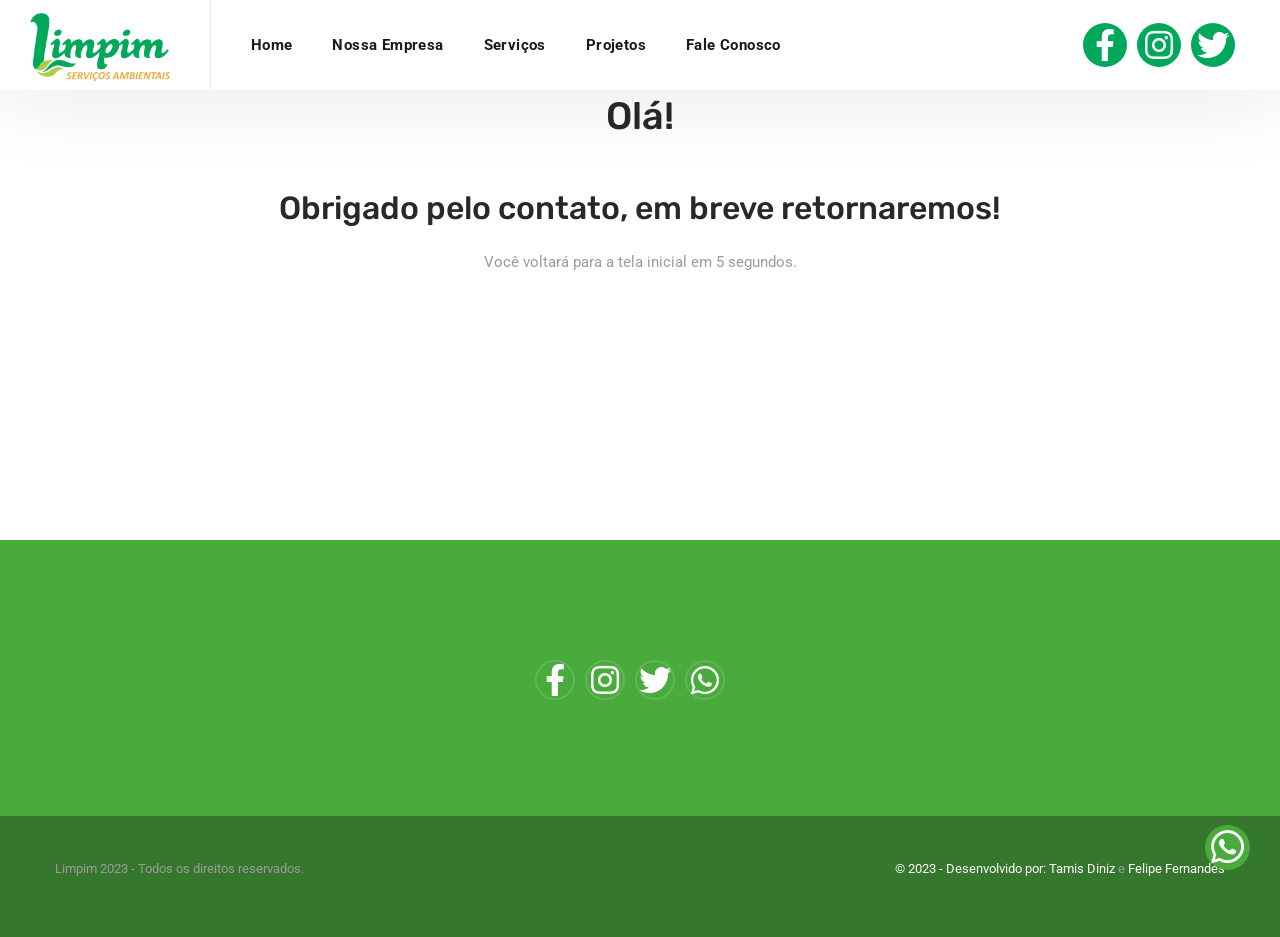
<file: obrigado.html>
<!DOCTYPE html>
<html lang="en">

<head>
    <meta charset="UTF-8" />
    <meta name="viewport" content="width=device-width, initial-scale=1.0" />
    <meta http-equiv="X-UA-Compatible" content="ie=edge" />
    <meta name="description" content="Limpim Serviços Ambientais">
    <link href="assets/images/favicon/favicon.png" rel="icon">
    <title>Limpim Serviços Ambientais</title>
    <link rel="stylesheet"
          href="https://fonts.googleapis.com/css?family=Rubik:400,500,600,700%7cRoboto:400,500,700&display=swap">
    <link rel="stylesheet" href="https://use.fontawesome.com/releases/v5.15.3/css/all.css">
    <link rel="stylesheet" href="assets/css/libraries.css">
    <link rel="stylesheet" href="assets/css/style.css">
</head>

<body>
<div class="wrapper">
    <div class="preloader">
        <div class="loading"><span></span><span></span><span></span><span></span></div>
    </div><!-- /.preloader -->

    <!-- =========================
        Header
    =========================== -->
    <header class="header header-layout1">
        <nav class="navbar navbar-expand-lg sticky-navbar">
            <div class="container-fluid">
                <a class="navbar-brand" href="index.html">
                    <img src="assets/images/logo/logo.png" class="logo" alt="logo">
                </a>
                <button class="navbar-toggler" type="button">
                    <span class="menu-lines"><span></span></span>
                </button>
                <div class="collapse navbar-collapse" id="mainNavigation">
                    <ul class="navbar-nav">
                        <li class="nav__item">
                            <a href="#" class="nav__item-link">Home</a>
                        </li>
                        <li class="nav__item">
                            <a href="#nossaEmpresa" class="nav__item-link">Nossa Empresa</a>
                        </li>
                        <li class="nav__item">
                            <a href="#slick-slide10" class="nav__item-link">Serviços</a>
                        </li>
                        <li class="nav__item">
                            <a href="#section_projetos" class="nav__item-link">Projetos</a>
                        </li>
                        <li class="nav__item">
                            <a href="#contato" class="nav__item-link">Fale Conosco</a>
                        </li>
                    </ul>
                    <button class="close-mobile-menu d-block d-lg-none"><i class="fas fa-times"></i></button>
                </div><!-- /.navbar-collapse -->
                <ul style="margin-right: 15px;margin-bottom: 0rem !important;" class="social-icons list-unstyled">
                    <li><a href="https://www.facebook.com/limpimsa" target="_blank"><i class="fab fa-facebook-f"></i></a></li>
                    <li><a href="https://www.instagram.com/limpimsa" target="_blank"><i class="fab fa-instagram"></i></a></li>
                    <li><a href="https://twitter.com/limpimsa" target="_blank"><i class="fab fa-twitter"></i></a></li>
                </ul><!-- /.social-icons -->
                <div class="contact__number d-none d-xl-flex align-items-center">
                    <i class="icon-phone"></i>
                    <a target="_blank" href="https://wa.me/553335112235">(33) 3511-2235</a>
                </div>
            </div><!-- /.container -->
        </nav><!-- /.navabr -->
    </header><!-- /.Header -->

    <div style="width: 100%; height: 50vh; text-align: center">
        <h3>Olá!</h3><br>
        <h4>Obrigado pelo contato, em breve retornaremos!</h4>
        <p>Você voltará para a tela inicial em 5 segundos.</p>
    </div>

    <script>
        const vaiHome = () => {
            setTimeout(function() {
                window.location.href = "https://limpim.com.br";
            }, 8000);
        };

        vaiHome();
    </script>

    <!-- ========================
      Footer
    ========================== -->
    <footer class="footer">
        <div class="footer-primary">
            <div class="container">
                <div class="row">
                    <div class="col-6 col-sm-6 col-md-6 col-lg-2 col-xl-2 footer-widget footer-widget-nav">

                    </div><!-- /.col-xl-2 -->
                    <div class="col-6 col-sm-6 col-md-6 col-lg-2 col-xl-2 footer-widget footer-widget-nav">

                    </div><!-- /.col-xl-2 -->
                    <div class="col-sm-12 col-md-6 col-lg-4 col-xl-3 footer-widget footer-widget-align-right">
                        <div class="footer-widget-content">
                            <ul class="social-icons list-unstyled center">
                                <li><a href="https://www.facebook.com/limpimsa" target="_blank"><i class="fab fa-facebook-f"></i></a></li>
                                <li><a href="https://www.instagram.com/limpimsa" target="_blank"><i class="fab fa-instagram"></i></a></li>
                                <li><a href="https://twitter.com/limpimsa" target="_blank"><i class="fab fa-twitter"></i></a></li>
                                <li><a href="https://api.whatsapp.com/send/?phone=553335112235" target="_blank"><i class="fab fa-whatsapp"></i></a></li>
                            </ul><!-- /.social-icons -->
                        </div><!-- /.footer-widget-content -->
                    </div><!-- /.col-xl-3 -->
                </div><!-- /.row -->
            </div><!-- /.container -->
        </div><!-- /.footer-primary -->
        <div class="footer-copyrights">
            <div class="container">
                <div class="row">
                    <div class="col-sm-12 col-md-12 col-lg-12 d-flex justify-content-between">
                        <p>Limpim 2023 - Todos os direitos reservados.</p>
                        <p class="mb-0">
                            <span class="color-gray">&copy; 2023 - Desenvolvido por: </span>
                            <a style="color: white !important" href="https://tamisdiniz.myportfolio.com/">Tamis Diniz</a> e
                            <a style="color: white !important" href="https://felipefgf.com.br">Felipe Fernandes</a>
                        </p>
                    </div><!-- /.col-lg-12 -->
                </div><!-- /.row -->
            </div><!-- /.container -->
        </div><!-- /.footer-copyrights-->
    </footer><!-- /.Footer -->
    <a href="https://api.whatsapp.com/send/?phone=553335112235" target="_blank"><button id="scrollTopBtn">
        <i style="font-size: 38px;" class="fab fa-whatsapp"></i>
    </button></a>

</div><!-- /.wrapper -->

<script src="assets/js/jquery-3.5.1.min.js"></script>
<script src="assets/js/plugins.js"></script>
<script src="assets/js/main.js"></script>
</body>

</html>
</file>
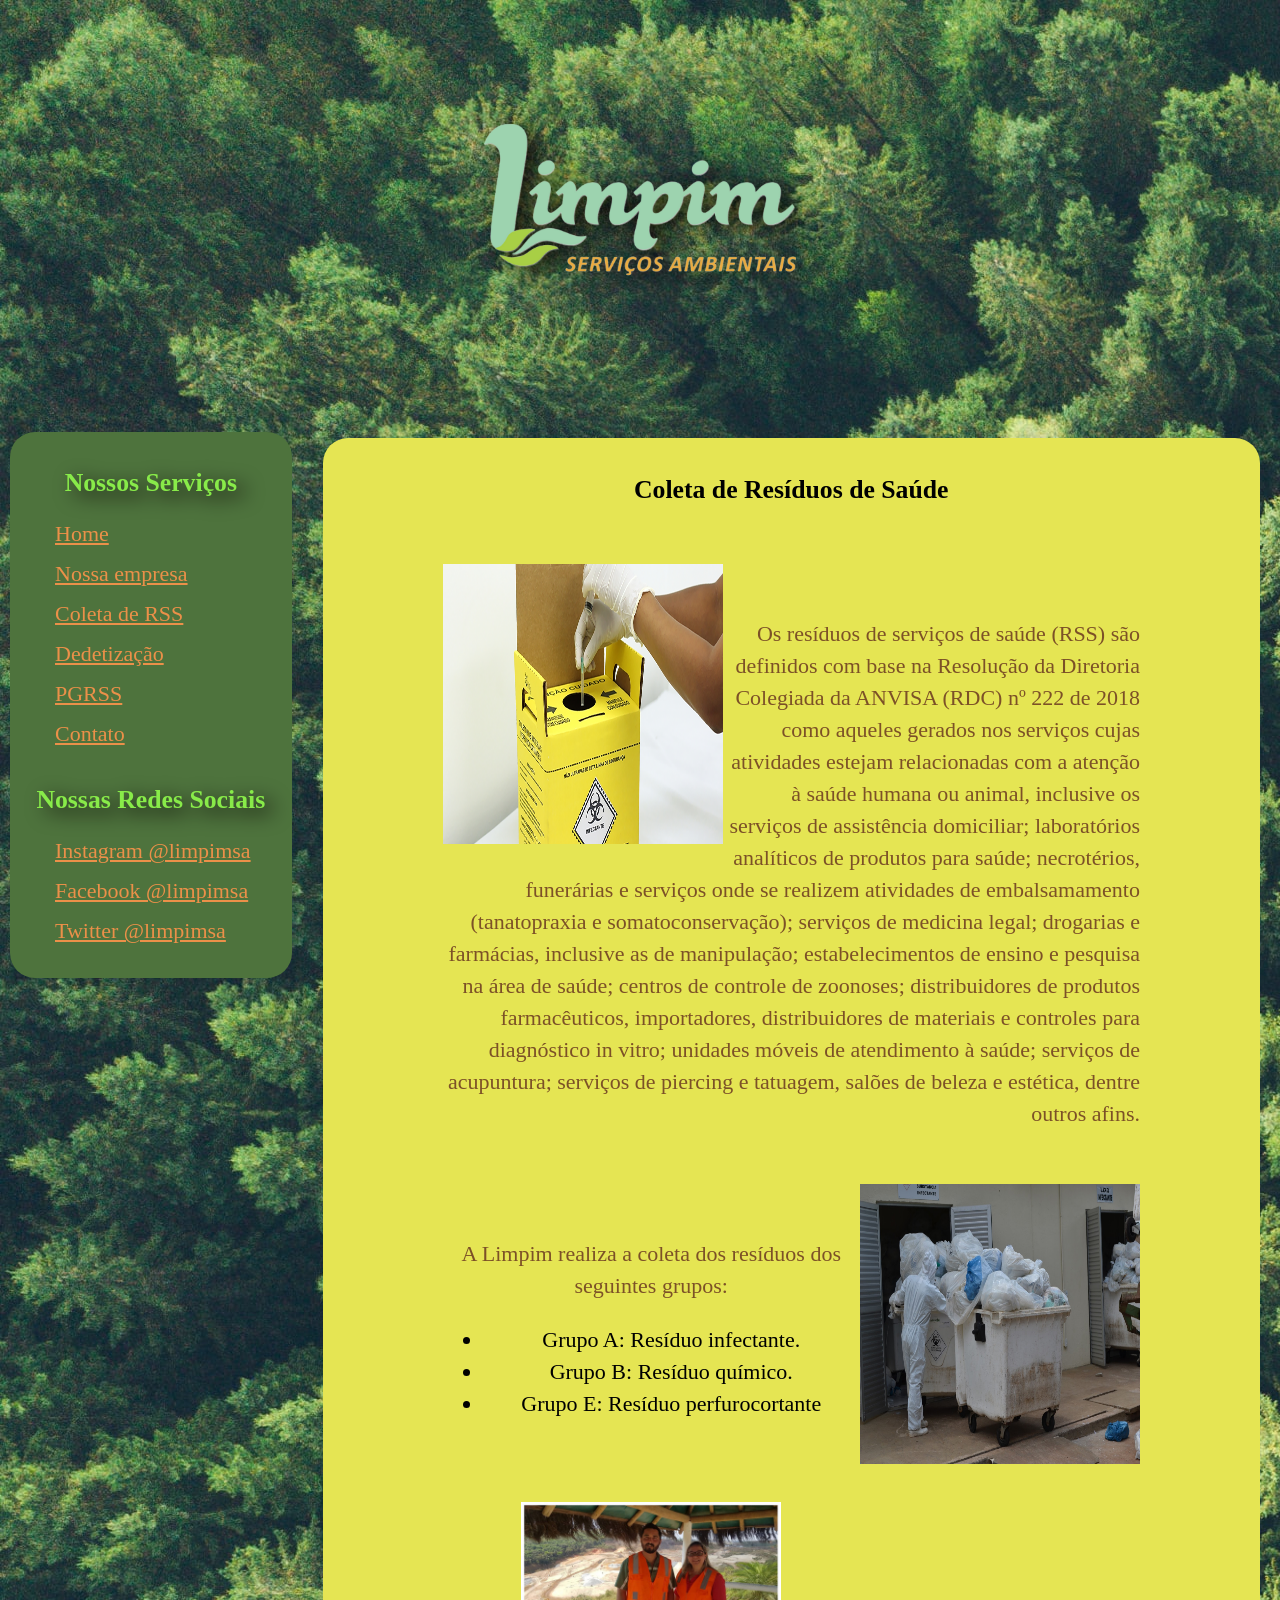
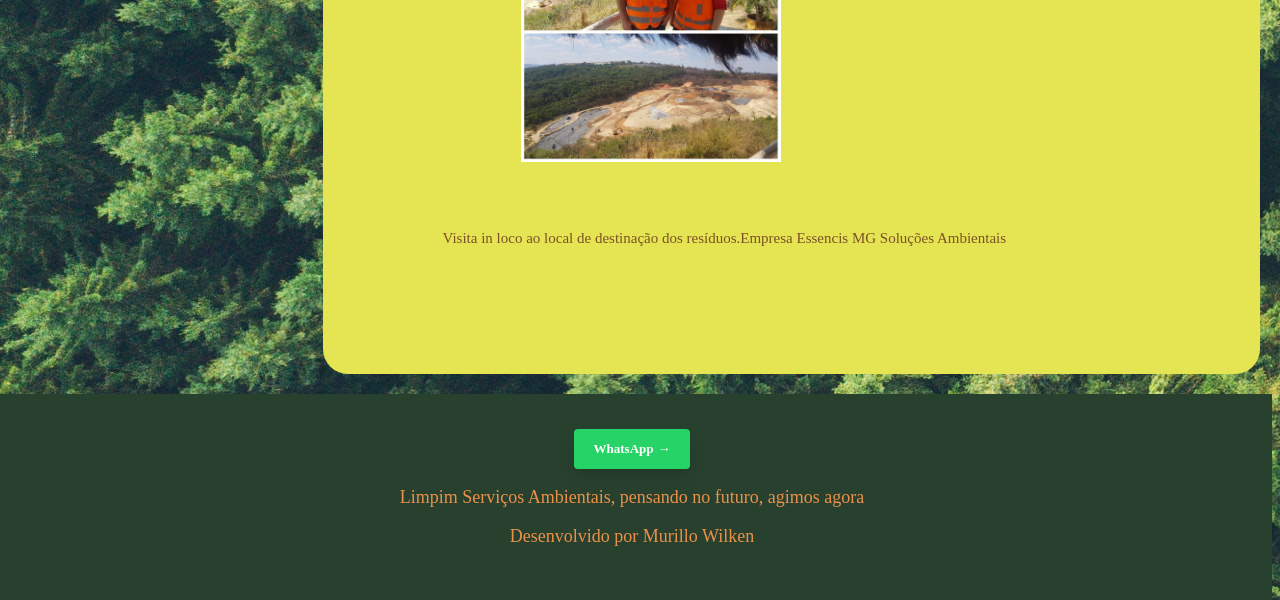
<file: OLD/coletaderesiduos.html>
<!DOCTYPE html>
<html lang="pt-br">
	<head>
		<title>Limpim Serviços Ambientais</title>
		<meta charset="UTF-8">
		<meta name="viewport" content="width=device-width, initial-scale=1">
		<link rel="stylesheet" type="text/css" href="./css/layout.css">
		<link rel="stylesheet" type="text/css" href="./css/style.css">
		<link rel="stylesheet" type="text/css" href="./css/grafico.css">
	</head>
	<body>

		<header>

			<img class="logo" src="./foto/logotipo.png" width="350px" height="350px">

		</header>

		<section id="navegacao">

			<nav>
				<h3 class="tnav">Nossos Serviços</h3><br>
				<ul id="links">
					<li><a href="index.html">Home</a></li>
					<li><a href="conhecaempresa.html">Nossa empresa</a></li>
					<li><a href="coletaderesiduos.html">Coleta de RSS</a></li>
					<li><a href="dedetizacao.html">Dedetização</a></li>
					<li><a href="pgrss.html">PGRSS</a></li>
					<li><a href="contato.html">Contato</a></li>
				</ul>

				<h3 class="tnav">Nossas Redes Sociais</h3> <br>
				<ul id="redes">
					<li><a href="https://www.instagram.com/limpimsa/">Instagram @limpimsa </a></li>
					<li><a href="https://www.facebook.com/limpimsa"> Facebook @limpimsa</a></li>
					<li><a href="https://twitter.com/limpimsa"> Twitter @limpimsa</a></li>
				</ul>
			</nav>
			<main>
			<article id="pagina3">
				<h1 align="center">Coleta de Resíduos de Saúde</h1><br>
				<img src="./foto/caixa.png" alt="image" width="280" height="280" align="left"><br>

				<p align="right">Os resíduos de serviços de saúde (RSS) são definidos com base na Resolução da Diretoria Colegiada da ANVISA (RDC) nº 222 de 2018 como aqueles gerados nos serviços cujas atividades estejam relacionadas com a atenção à saúde humana ou animal, inclusive os serviços de assistência domiciliar; laboratórios analíticos de produtos para saúde; necrotérios, funerárias e serviços onde se realizem atividades de embalsamamento (tanatopraxia e somatoconservação); serviços de medicina legal; drogarias e farmácias, inclusive as de manipulação; estabelecimentos de ensino e pesquisa na área de saúde; centros de controle de zoonoses; distribuidores de produtos farmacêuticos, importadores, distribuidores de materiais e controles para diagnóstico in vitro; unidades móveis de atendimento à saúde; serviços de acupuntura; serviços de piercing e tatuagem, salões de beleza e estética, dentre outros afins.</p><br>
				
			
			<img src="./foto/lixo1.jpg" alt="image" width="280" height="280" align="right">				

			<table align="left"><br>
				<p>A Limpim realiza a coleta dos resíduos dos seguintes grupos:</p>
				<ul><li>Grupo A: Resíduo infectante.</li>
					<li>Grupo B: Resíduo químico.</li>
					<li>Grupo E: Resíduo perfurocortante</li>

				</ul>
			</table>

			<img id="essencis" src="./foto/destinacao1.jpg" alt="destinacao" align="center" width="300" height="300">


			<p id="paragrafo1">Visita in loco ao local de destinação dos resíduos.Empresa Essencis MG Soluções Ambientais</p>
			
			</article>
			</main>

		</section>

		<footer>
		    <a href="https://wa.me/553335112235" target="_blank" class="whatsapp-button">
            WhatsApp<span>&rarr;</span>
            </a>
			<p>Limpim Serviços Ambientais, pensando no futuro, agimos agora</p>
			<p align="center">Desenvolvido por Murillo Wilken</p>
		</footer>
		
	</body>
</html>
</file>
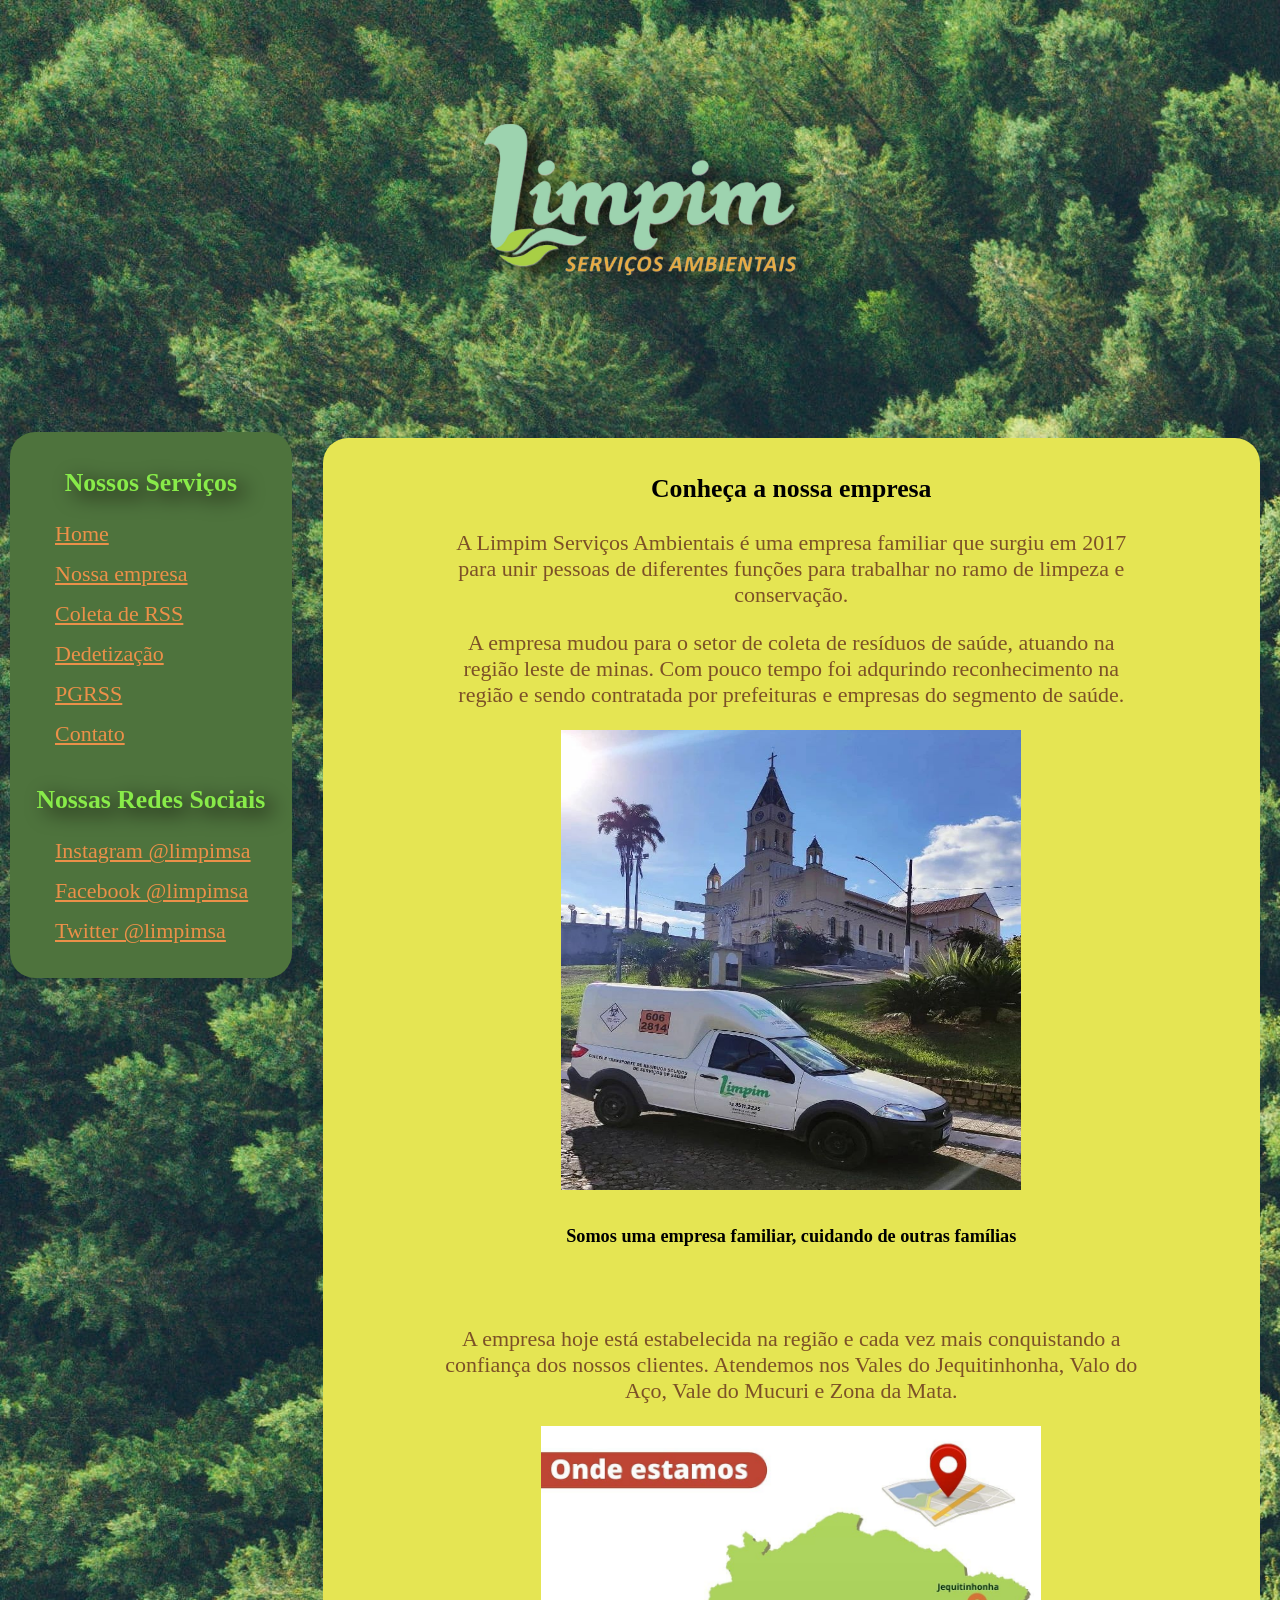
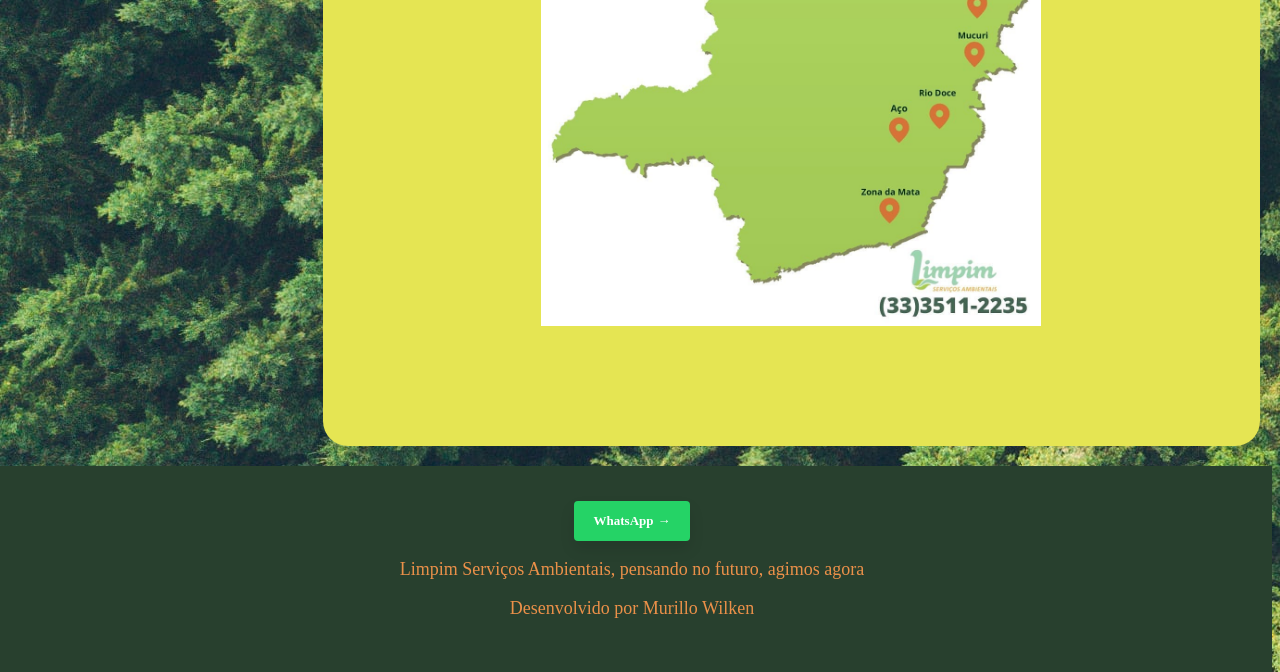
<file: OLD/conhecaempresa.html>
<!DOCTYPE html>
<html lang="pt-br">
	<head>
		<title>Limpim Serviços Ambientais</title>
		<meta charset="UTF-8">
		<meta name="viewport" content="width=device-width, initial-scale=1">
		<link rel="stylesheet" type="text/css" href="./css/layout.css">
		<link rel="stylesheet" type="text/css" href="./css/style.css">
		<link rel="stylesheet" type="text/css" href="./css/grafico.css">
	</head>
	<body>

		<header>

			<img class="logo" src="./foto/logotipo.png" width="350px" height="350px">

		</header>

		<section id="navegacao">
			<nav>
				<h3 class="tnav">Nossos Serviços</h3><br>
				<ul id="links">
					<li><a href="index.html">Home</a></li>
					<li><a href="conhecaempresa.html">Nossa empresa</a></li>
					<li><a href="coletaderesiduos.html">Coleta de RSS</a></li>
					<li><a href="dedetizacao.html">Dedetização</a></li>
					<li><a href="pgrss.html">PGRSS</a></li>
					<li><a href="contato.html">Contato</a></li>
				</ul>

				<h3 class="tnav">Nossas Redes Sociais</h3> <br>
				<ul id="redes">
					<li><a href="https://www.instagram.com/limpimsa/">Instagram @limpimsa </a></li>
					<li><a href="https://www.facebook.com/limpimsa"> Facebook @limpimsa</a></li>
					<li><a href="https://twitter.com/limpimsa"> Twitter @limpimsa</a></li>
				</ul>
			</nav>
			<main>
			<article id="pagina">
				<h1 align="Center">Conheça a nossa empresa</h1>

				<p>A Limpim Serviços Ambientais é uma empresa familiar que surgiu em 2017 para unir pessoas de diferentes funções para trabalhar no ramo de limpeza e conservação.</p>

				<p>A empresa mudou para o setor de coleta de resíduos de saúde, atuando na região leste de minas. Com pouco tempo foi adqurindo reconhecimento na região e sendo contratada por prefeituras e empresas do segmento de saúde.</p>

				<img src="./foto/igreja.jpg" alt="left" width="460" height="460">

				<h5>Somos uma empresa familiar, cuidando de outras famílias</h5><br>

				<p>A empresa hoje está estabelecida na região e cada vez mais conquistando a confiança dos nossos clientes. Atendemos nos Vales do Jequitinhonha, Valo do Aço, Vale do Mucuri e Zona da Mata. </p>

				<img src="./foto/limpim1.jpg" alt="image" width="500" height="500" align="center">

				</article>
		</main>

		</section>

		<footer>
		    <a href="https://wa.me/553335112235" target="_blank" class="whatsapp-button">
            WhatsApp<span>&rarr;</span>
            </a>
			<p>Limpim Serviços Ambientais, pensando no futuro, agimos agora</p>
			<p align="center">Desenvolvido por Murillo Wilken</p>
		</footer>
		
	</body>
</html>
</file>
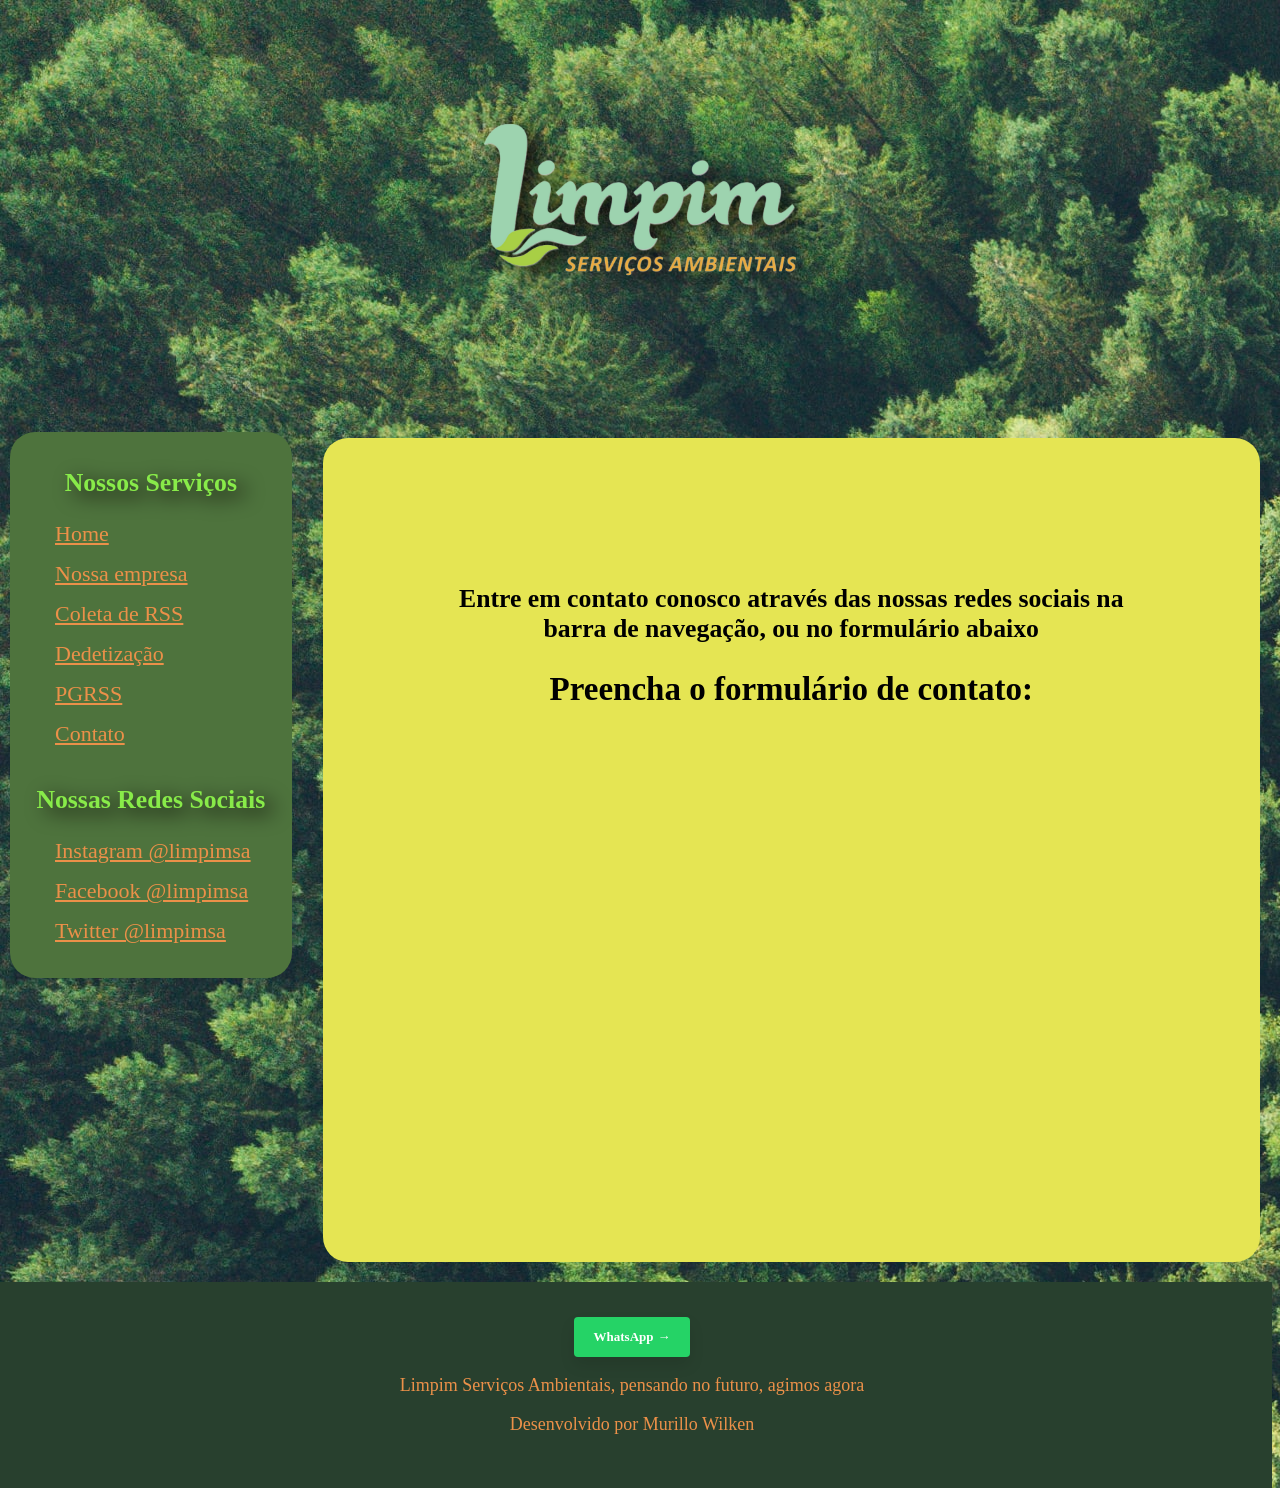
<file: OLD/contato.html>
<!DOCTYPE html>
<html lang="pt-br">
	<head>
		<title>Limpim Serviços Ambientais</title>
		<meta charset="UTF-8">
		<meta name="viewport" content="width=device-width, initial-scale=1">
		<link rel="stylesheet" type="text/css" href="./css/layout.css">
		<link rel="stylesheet" type="text/css" href="./css/style.css">
		<link rel="stylesheet" type="text/css" href="./css/grafico.css">	
	</head>
	<body>

		<header>

			<img class="logo" src="./foto/logotipo.png" width="350px" height="350px">

		</header>

		<section id="navegacao">

			<nav>
				<h3 class="tnav">Nossos Serviços</h3><br>
				<ul id="links">
					<li><a href="index.html">Home</a></li>
					<li><a href="conhecaempresa.html">Nossa empresa</a></li>
					<li><a href="coletaderesiduos.html">Coleta de RSS</a></li>
					<li><a href="dedetizacao.html">Dedetização</a></li>
					<li><a href="pgrss.html">PGRSS</a></li>
					<li><a href="contato.html">Contato</a></li>
				</ul>

				<h3 class="tnav">Nossas Redes Sociais</h3> <br>
				<ul id="redes">
					<li><a href="https://www.instagram.com/limpimsa/">Instagram @limpimsa </a></li>
					<li><a href="https://www.facebook.com/limpimsa"> Facebook @limpimsa</a></li>
					<li><a href="https://twitter.com/limpimsa"> Twitter @limpimsa</a></li>
				</ul>
			</nav>
			<main>
			<article>
				<h1>Entre em contato conosco através das nossas redes sociais na barra de navegação, ou no formulário abaixo</h1>

				<h2>Preencha o formulário de contato:</h2>
			
			<form>
  			<script src="https://www.cognitoforms.com/f/seamless.js" data-key="cOuOajW3FkWPX2N6Avsjkw" data-form="1"></script>
			</form>
			
			
			<div class="map">
			<iframe src="https://www.google.com/maps/embed?pb=!1m18!1m12!1m3!1d3793.854952363515!2d-41.68091468551126!3d-18.031933886748497!2m3!1f0!2f0!3f0!3m2!1i1024!2i768!4f13.1!3m3!1m2!1s0xb3a35fca3704f1%3A0x95d9afc5048c701e!2sLimpim!5e0!3m2!1spt-BR!2sbr!4v1648682379954!5m2!1spt-BR!2sbr" 
			width="600" height="400" style="border:0;" allowfullscreen="" loading="lazy" referrerpolicy="no-referrer-when-downgrade"></iframe>
					
			</div>
			</article>

		

			</main>
		</section>

		<footer	>
		    <a href="https://wa.me/553335112235" target="_blank" class="whatsapp-button">
            WhatsApp<span>&rarr;</span>
            </a>
			<p>Limpim Serviços Ambientais, pensando no futuro, agimos agora</p>
			<p align="center">Desenvolvido por Murillo Wilken</p>
		</footer>
		
	</body>
</html>
</file>
<file: assets/css/style.css>
/*--------------------------
    Project Name: Solatec
    Version: 1.0
    Author: 7oorof
    Devloped by: Ahmed Abdallah (a.abdallah999@gmail.com)
    Relase Date: July 2021
---------------------------*/
/*---------------------------
      Table of Contents
    -------------------------
    
    01- Global Styles
    02- Helper Classes
    03- Background & Colors
    04- Typography
    05- page title 
    06- Buttons
    07- Forms
    08- Tabs
    09- Icons
    10- Breadcrumb
    11- Pagination
    12- Lists
    13- Animations
    14- Header & Navbar 
    15- Accordions
    16- Banners
    17- Footer
    18- Call to Action
    19- Carousel
    20- Slider
    21- Video
    22- Features
    23- Fancybox
    24- portfolio
    25- Team
    26- Testimonials
    27- Clients
    28- Blog
    29- Contact
    30- Pricing
    31- Counters
    32- Sidebar
    33- About
    34- Banners
    35- Careers
    36- Services
    
----------------------------*/
/*-------------------------- 
      Global Styles
---------------------------*/
html,
body {
    scroll-behavior: smooth;
}

body {
    -webkit-font-smoothing: antialiased;
    -moz-osx-font-smoothing: grayscale;
    background-color: #ffffff;
    font-family: "Roboto", sans-serif;
    font-size: 15px;
    color: #9b9b9b;
    overflow-x: hidden;
}

::-moz-selection {
    background-color: #4aab3d;
    color: #ffffff;
}

::selection {
    background-color: #4aab3d;
    color: #ffffff;
}

a {
    color: #4aab3d;
    -webkit-transition: color 0.3s ease;
    transition: color 0.3s ease;
}

a:hover {
    color: #193a15;
    text-decoration: none;
}

section {
    position: relative;
    padding-top: 100px;
    padding-bottom: 100px;
}

img {
    max-width: 100%;
}

/*-------------------------
     RESET Default Styles
 --------------------------*/
* {
    outline: none;
}

button {
    border: none;
    padding: 0;
}

button,
button:focus,
.form-control,
.form-control:focus {
    outline: none;
    background-color: transparent;
    -webkit-box-shadow: none;
    -ms-box-shadow: none;
    -o-box-shadow: none;
    box-shadow: none;
}

textarea {
    resize: none;
}

select {
    background-color: transparent;
}

@media (min-width: 1200px) {
    .container {
        max-width: 1200px;
    }
}

@media (min-width: 768px) and (max-width: 1200px) {
    .container {
        max-width: 100%;
    }
}

/*----------------------------
      Helper Classes
----------------------------*/
.row-no-gutter {
    margin-left: 0;
    margin-right: 0;
}

.row-no-gutter > [class*="col"] {
    padding-right: 0;
    padding-left: 0;
}

.inner-padding {
    padding: 65px;
}

.vertical-align-center {
    position: relative;
    top: 50%;
    -webkit-transform: translateY(-50%);
    transform: translateY(-50%);
}

.font-weight-medium {
    font-weight: 500;
}

.box-shadow-none {
    -webkit-box-shadow: none !important;
    box-shadow: none !important;
}

.text-underlined-primary {
    border-bottom: 2px solid #4aab3d !important;
}

.background-banner {
    min-height: 400px;
}

.width-auto {
    width: auto !important;
}

.h-50px {
    height: 50px !important;
}

.fz-13 {
    font-size: 13px !important;
}

.fz-25 {
    font-size: 25px !important;
}

.font-secondary {
    font-family: "Roboto", sans-serif;
}

.lh-1 {
    line-height: 1 !important;
}

.vh-100 {
    height: 100vh !important;
}

.list-inline > li {
    display: inline-block;
}

.align-v {
    display: -webkit-box !important;
    display: -ms-flexbox !important;
    display: flex !important;
    -webkit-box-align: center !important;
    -ms-flex-align: center !important;
    align-items: center !important;
}

.align-v-h {
    display: -webkit-box !important;
    display: -ms-flexbox !important;
    display: flex !important;
    -webkit-box-pack: center !important;
    -ms-flex-pack: center !important;
    justify-content: center !important;
    -webkit-box-align: center !important;
    -ms-flex-align: center !important;
    align-items: center !important;
}

.border-top {
    border-top: 1px solid #eaeaea !important;
}

.border-bottom {
    border-bottom: 1px solid #eaeaea !important;
}

@media (min-width: 992px) {
    .col-lg-5th {
        -ms-flex: 0 0 20%;
        -webkit-box-flex: 0;
        flex: 0 0 20%;
        max-width: 20%;
    }
}

.extra-padding {
    padding-bottom: 280px;
}

.z-index-2 {
    z-index: 2;
}

.mt--90 {
    margin-top: -90px;
}

.mt--100 {
    margin-top: -80px;
}

.mt--130 {
    margin-top: -130px;
}

.mt--140 {
    margin-top: -140px;
}

.mt--200 {
    margin-top: -200px;
}

/*  margin Top */
.mt-0 {
    margin-top: 0 !important;
}

.mt-5 {
    margin-top: 5px !important;
}

.mt-10 {
    margin-top: 10px !important;
}

.mt-20 {
    margin-top: 20px !important;
}

.mt-25 {
    margin-top: 25px !important;
}

.mt-30 {
    margin-top: 30px !important;
}

.mt-40 {
    margin-top: 40px !important;
}

.mt-50 {
    margin-top: 50px !important;
}

.mt-60 {
    margin-top: 60px !important;
}

.mt-70 {
    margin-top: 70px !important;
}

.mt-80 {
    margin-top: 80px !important;
}

.mt-90 {
    margin-top: 90px !important;
}

.mt-100 {
    margin-top: 100px !important;
}

.mt-120 {
    margin-top: 120px !important;
}

/* Margin Bottom */
.mb-0 {
    margin-bottom: 0 !important;
}

.mb-5 {
    margin-bottom: 5px !important;
}

.mb-10 {
    margin-bottom: 10px !important;
}

.mb-15 {
    margin-bottom: 15px !important;
}

.mb-20 {
    margin-bottom: 20px !important;
}

.mb-25 {
    margin-bottom: 25px !important;
}

.mb-30 {
    margin-bottom: 30px !important;
}

.mb-40 {
    margin-bottom: 40px !important;
}

.mb-45 {
    margin-bottom: 45px !important;
}

.mb-50 {
    margin-bottom: 50px !important;
}

.mb-60 {
    margin-bottom: 60px !important;
}

.mb-70 {
    margin-bottom: 70px !important;
}

.mb-80 {
    margin-bottom: 80px !important;
}

.mb-90 {
    margin-bottom: 90px !important;
}

.mb-100 {
    margin-bottom: 100px !important;
}

.mt--100 {
    margin-top: -100px;
}

/* Margin Right */
.mr-0 {
    margin-right: 0 !important;
}

.mr-10 {
    margin-right: 10px !important;
}

.mr-20 {
    margin-right: 20px !important;
}

.mr-30 {
    margin-right: 30px !important;
}

.mr-40 {
    margin-right: 40px !important;
}

.mr-50 {
    margin-right: 50px !important;
}

/* Margin Left */
.ml-0 {
    margin-left: 0 !important;
}

.ml-20 {
    margin-left: 20px !important;
}

.ml-30 {
    margin-left: 30px !important;
}

.ml-40 {
    margin-left: 40px !important;
}

.ml-50 {
    margin-left: 50px !important;
}

/* padding Top */
.pb-10 {
    padding-top: 10px !important;
}

.pt-20 {
    padding-top: 20px !important;
}

.pt-30 {
    padding-top: 30px !important;
}

.pt-40 {
    padding-top: 40px !important;
}

.pt-50 {
    padding-top: 50px !important;
}

.pt-60 {
    padding-top: 60px !important;
}

.pt-70 {
    padding-top: 70px !important;
}

.pt-80 {
    padding-top: 80px !important;
}

.pt-90 {
    padding-top: 90px !important;
}

.pt-100 {
    padding-top: 100px !important;
}

.pt-110 {
    padding-top: 110px !important;
}

.pt-120 {
    padding-top: 120px !important;
}

.pt-130 {
    padding-top: 130px !important;
}

.pt-140 {
    padding-top: 140px !important;
}

.pt-150 {
    padding-top: 150px !important;
}

.pt-170 {
    padding-top: 170px !important;
}

/*  Padding Bottom */
.pb-10 {
    padding-bottom: 10px !important;
}

.pb-20 {
    padding-bottom: 20px !important;
}

.pb-30 {
    padding-bottom: 30px !important;
}

.pb-40 {
    padding-bottom: 40px !important;
}

.pb-50 {
    padding-bottom: 50px !important;
}

.pb-60 {
    padding-bottom: 60px !important;
}

.pb-70 {
    padding-bottom: 70px !important;
}

.pb-80 {
    padding-bottom: 80px !important;
}

.pb-90 {
    padding-bottom: 90px !important;
}

.pb-100 {
    padding-bottom: 100px !important;
}

.pb-110 {
    padding-bottom: 110px !important;
}

.pb-120 {
    padding-bottom: 120px !important;
}

.pb-130 {
    padding-bottom: 130px !important;
}

.pb-140 {
    padding-bottom: 140px !important;
}

.pb-150 {
    padding-bottom: 150px !important;
}

.pb-170 {
    padding-bottom: 170px !important;
}

/* padding Right */
.pr-0 {
    padding-right: 0 !important;
}

.pr-15 {
    padding-right: 15px !important;
}

.pr-20 {
    padding-right: 20px !important;
}

.pr-30 {
    padding-right: 30px !important;
}

.pr-50 {
    padding-right: 50px !important;
}

.pr-60 {
    padding-right: 60px !important;
}

.pr-70 {
    padding-right: 70px !important;
}

.pr-100 {
    padding-right: 100px !important;
}

/* padding Left */
.pl-0 {
    padding-left: 0 !important;
}

.pl-15 {
    padding-left: 15px !important;
}

.pl-20 {
    padding-left: 20px !important;
}

.pl-30 {
    padding-left: 30px !important;
}

.pl-50 {
    padding-left: 50px !important;
}

.pl-60 {
    padding-left: 60px !important;
}

.pl-70 {
    padding-left: 70px !important;
}

.pl-100 {
    padding-left: 100px !important;
}

@media (max-width: 1024px) {
    .container-fluid .social-icons{
        display: none !important;
    }
}

@media (max-width: 1200px) {
    .inner-padding {
        padding: 30px !important;
    }
}

@media (min-width: 1200px) and (max-width: 1399.98px){
    .contact__number{
        display: none !important;
    }
}

/* Medium Devices */
@media (min-width: 768px) and (max-width: 991px) {
    section {
        padding-top: 75px;
        padding-bottom: 75px;
    }
    .mt-30 {
        margin-top: 30.76923px !important;
    }
    .mt-40 {
        margin-top: 28.57143px !important;
    }
    .mt-50 {
        margin-top: 35.71429px !important;
    }
    .mt-60 {
        margin-top: 42.85714px !important;
    }
    .mt-70 {
        margin-top: 50px !important;
    }
    .mt-80 {
        margin-top: 57.14286px !important;
    }
    .mt-90 {
        margin-top: 64.28571px !important;
    }
    .mt-100 {
        margin-top: 71.42857px !important;
    }
    .mb-30 {
        margin-bottom: 23.07692px !important;
    }
    .mb-40 {
        margin-bottom: 28.57143px !important;
    }
    .mb-50 {
        margin-bottom: 35.71429px !important;
    }
    .mb-60 {
        margin-bottom: 42.85714px !important;
    }
    .mb-70 {
        margin-bottom: 50px !important;
    }
    .mb-80 {
        margin-bottom: 57.14286px !important;
    }
    .mb-90 {
        margin-bottom: 64.28571px !important;
    }
    .mb-100 {
        margin-bottom: 71.42857px !important;
    }
    /* Margin Right */
    .mr-30 {
        margin-right: 23.07692px !important;
    }
    .mr-40 {
        margin-right: 28.57143px !important;
    }
    .mr-50 {
        margin-right: 35.71429px !important;
    }
    /* Margin Left */
    .ml-30 {
        margin-left: 27.27273px !important;
    }
    .ml-40 {
        margin-left: 33.33333px !important;
    }
    .ml-50 {
        margin-left: 35.71429px !important;
    }
    /* padding Top */
    .pt-30 {
        padding-top: 23.07692px !important;
    }
    .pt-40 {
        padding-top: 28.57143px !important;
    }
    .pt-50 {
        padding-top: 35.71429px !important;
    }
    .pt-60 {
        padding-top: 42.85714px !important;
    }
    .pt-70 {
        padding-top: 50px !important;
    }
    .pt-80 {
        padding-top: 57.14286px !important;
    }
    .pt-90 {
        padding-top: 64.28571px !important;
    }
    .pt-100 {
        padding-top: 71.42857px !important;
    }
    .pt-110 {
        padding-top: 78.57143px !important;
    }
    .pt-120 {
        padding-top: 85.71429px !important;
    }
    .pt-130 {
        padding-top: 93.33333px !important;
    }
    .pt-140 {
        padding-top: 87.5px !important;
    }
    .pt-150 {
        padding-top: 88.23529px !important;
    }
    .pt-160 {
        padding-top: 88.88889px !important;
    }
    .pt-170 {
        padding-top: 89.47368px !important;
    }
    /*  Padding Bottom */
    .pb-30 {
        padding-bottom: 23.07692px !important;
    }
    .pb-40 {
        padding-bottom: 28.57143px !important;
    }
    .pb-50 {
        padding-bottom: 35.71429px !important;
    }
    .pb-60 {
        padding-bottom: 42.85714px !important;
    }
    .pb-70 {
        padding-bottom: 50px !important;
    }
    .pb-80 {
        padding-bottom: 57.14286px !important;
    }
    .pb-90 {
        padding-bottom: 64.28571px !important;
    }
    .pb-100 {
        padding-bottom: 71.42857px !important;
    }
    .pb-110 {
        padding-bottom: 78.57143px !important;
    }
    .pb-120 {
        padding-bottom: 85.71429px !important;
    }
    .pb-130 {
        padding-bottom: 86.66667px !important;
    }
    .pb-140 {
        padding-bottom: 87.5px !important;
    }
    .pb-150 {
        padding-bottom: 88.23529px !important;
    }
    .pb-160 {
        padding-bottom: 88.88889px !important;
    }
    .pb-170 {
        padding-bottom: 89.47368px !important;
    }
}

/* Mobile Phones and tablets */
@media (min-width: 320px) and (max-width: 767px) {
    section {
        padding-top: 50px;
        padding-bottom: 50px;
    }
    .inner-padding {
        padding: 20px !important;
    }
    .text-center-xs-sm {
        text-align: center !important;
    }
    .mt-30 {
        margin-top: 23.07692px !important;
    }
    .mt-40 {
        margin-top: 28.57143px !important;
    }
    .mt-50 {
        margin-top: 33.33333px !important;
    }
    .mt-60 {
        margin-top: 33.33333px !important;
    }
    .mt-70 {
        margin-top: 35px !important;
    }
    .mt-80 {
        margin-top: 40px !important;
    }
    .mt-90 {
        margin-top: 45px !important;
    }
    .mt-100 {
        margin-top: 50px !important;
    }
    .mb-30 {
        margin-bottom: 23.07692px !important;
    }
    .mb-40 {
        margin-bottom: 28.57143px !important;
    }
    .mb-50 {
        margin-bottom: 33.33333px !important;
    }
    .mb-60 {
        margin-bottom: 33.33333px !important;
    }
    .mb-70 {
        margin-bottom: 35px !important;
    }
    .mb-80 {
        margin-bottom: 40px !important;
    }
    .mb-90 {
        margin-bottom: 45px !important;
    }
    .mb-100 {
        margin-bottom: 50px !important;
    }
    /* Margin Right */
    .mr-30 {
        margin-right: 25px !important;
    }
    .mr-40 {
        margin-right: 30.76923px !important;
    }
    .mr-50 {
        margin-right: 33.33333px !important;
    }
    /* Margin Left */
    .ml-30 {
        margin-left: 25px !important;
    }
    .ml-40 {
        margin-left: 30.76923px !important;
    }
    .ml-50 {
        margin-left: 33.33333px !important;
    }
    /* padding Top */
    .pt-30 {
        padding-top: 23.07692px !important;
    }
    .pt-40 {
        padding-top: 28.57143px !important;
    }
    .pt-50 {
        padding-top: 33.33333px !important;
    }
    .pt-60 {
        padding-top: 33.33333px !important;
    }
    .pt-70 {
        padding-top: 35px !important;
    }
    .pt-80 {
        padding-top: 40px !important;
    }
    .pt-90 {
        padding-top: 45px !important;
    }
    .pt-100 {
        padding-top: 50px !important;
    }
    .pt-110 {
        padding-top: 55px !important;
    }
    .pt-120 {
        padding-top: 60px !important;
    }
    .pt-130 {
        padding-top: 66.66667px !important;
    }
    .pt-140 {
        padding-top: 63.63636px !important;
    }
    .pt-150 {
        padding-top: 65.21739px !important;
    }
    .pt-160 {
        padding-top: 66.66667px !important;
    }
    .pt-170 {
        padding-top: 68px !important;
    }
    /*  Padding Bottom */
    .pb-30 {
        padding-bottom: 23.07692px !important;
    }
    .pb-40 {
        padding-bottom: 28.57143px !important;
    }
    .pb-50 {
        padding-bottom: 33.33333px !important;
    }
    .pb-60 {
        padding-bottom: 33.33333px !important;
    }
    .pb-70 {
        padding-bottom: 35px !important;
    }
    .pb-80 {
        padding-bottom: 40px !important;
    }
    .pb-90 {
        padding-bottom: 45px !important;
    }
    .pb-100 {
        padding-bottom: 50px !important;
    }
    .pb-110 {
        padding-bottom: 55px !important;
    }
    .pb-120 {
        padding-bottom: 60px !important;
    }
    .pb-130 {
        padding-bottom: 61.90476px !important;
    }
    .pb-140 {
        padding-bottom: 63.63636px !important;
    }
    .pb-150 {
        padding-bottom: 65.21739px !important;
    }
    .pb-160 {
        padding-bottom: 66.66667px !important;
    }
    .pb-170 {
        padding-bottom: 68px !important;
    }
}

/*-------------------------
   Background & Colors
--------------------------*/
/* Colors */
.color-white {
    color: #ffffff !important;
}

.color-gray {
    color: #f9f9f9 !important;
}

.color-secondary {
    color: #1b1a1a !important;
}

.color-primary {
    color: #4aab3d !important;
}

.color-heading {
    color: #282828 !important;
}

.color-body {
    color: #9b9b9b !important;
}

/* backgrounds */
.bg-white {
    background-color: #ffffff !important;
}

.bg-gray {
    background-color: #f9f9f9 !important;
}

.bg-dark {
    background-color: #1b1a1a !important;
}

.bg-heading {
    background-color: #282828 !important;
}

.bg-primary {
    background-color: #4aab3d !important;
}

.bg-img {
    position: relative;
    z-index: 1;
}

.background-size-auto {
    background-size: auto !important;
}

.bg-parallax {
    background-attachment: fixed;
}

.bg-overlay:before {
    content: '';
    position: absolute;
    top: 0;
    right: 0;
    bottom: 0;
    left: 0;
    width: 100%;
    height: 100%;
    z-index: -1;
    background-color: rgba(27, 26, 26, 0.15);
}

.bg-overlay-2:before {
    background-color: rgba(27, 26, 26, 0.25);
}

.bg-overlay-3:before {
    background-color: rgba(27, 26, 26, 0.5);
}

.bg-overlay-gradient:before {
    background-color: transparent;
    background: -ms-linear-gradient(-90deg, rgba(27, 26, 26, 0) 0%, rgba(27, 26, 26, 0) 0%, #1b1a1a 85%);
}

.bg-overlay-primary:before {
    background-color: rgba(74, 171, 61, 0.85);
}

.bg-overlay-primary-gradient:before {
    background-color: transparent;
    background-image: -webkit-gradient(linear, left bottom, left top, color-stop(16%, #4AAB3DD9), color-stop(95%, #3C9830));
    background-image: linear-gradient(360deg, #4AAB3DD9 16%, #3C9830 95%);
}

/*-------------------------
   Typography
--------------------------*/
h1,
h2,
h3,
h4,
h5,
h6 {
    color: #282828;
    font-family: "Rubik", sans-serif;
    font-weight: 500;
    line-height: 1.4;
    margin-bottom: 20px;
}

p {
    line-height: 1.7;
    margin-bottom: 15px;
}

h1 {
    font-size: 52px;
}

h2 {
    font-size: 42px;
}

h3 {
    font-size: 38px;
}

h4 {
    font-size: 32px;
}

h5 {
    font-size: 24px;
}

h6 {
    font-size: 18px;
}

.heading__subtitle {
    font-family: "Roboto", sans-serif;
    font-size: 16px;
    font-weight: 700;
    color: #4aab3d;
    margin-bottom: 10px;
}

.heading__title {
    position: relative;
    font-size: 34px;
    margin-bottom: 20px;
}

.heading__desc {
    font-size: 16px;
    margin-bottom: 0;
}

.heading-layout2 .heading__title {
    font-size: 40px;
}

.heading-layout3 .heading__title:after {
    content: '';
    position: absolute;
    left: -50px;
    top: 50%;
    width: 30px;
    height: 2px;
    border-radius: 1px;
    background-color: #4aab3d;
    -webkit-transform: translateY(-50%);
    transform: translateY(-50%);
}

.heading-light .heading__subtitle {
    color: #f9f9f9;
}

.heading-light .heading__subtitle:after {
    background-color: #ffffff;
}

.heading-light .heading__title,
.heading-light .heading__desc {
    color: #ffffff;
}

.text__block-subtitle {
    color: #4aab3d;
    font-size: 16px;
    font-weight: 700;
}

.text__block-title {
    font-size: 33px;
    font-weight: 500;
    margin-bottom: 17px;
}

.text__block-desc {
    font-size: 16px;
    line-height: 26px;
}

.text__link {
    font-size: 14px;
    font-weight: 700;
}

.text__link a {
    color: #282828;
    border-bottom: 2px solid #282828;
    padding-bottom: 2px;
}

.text__link:hover a {
    color: #4aab3d;
    border-bottom-color: #4aab3d;
}

@media (min-width: 992px) {
    .text__block-layout2 {
        position: relative;
    }
    .text__block-layout2 .text__block-title {
        position: absolute;
        top: 0;
        left: 0;
    }
    .text__block-layout2 .text__block-content {
        padding-left: 230px;
    }
}

@media (max-width: 992px) {
    .heading__title {
        font-size: 30px;
    }
    .heading-layout2 .heading__subtitle:after {
        display: none;
    }
}

/* Mobile Phones and tablets */
@media (min-width: 320px) and (max-width: 767px) {
    .heading__title {
        font-size: 23px;
        margin-bottom: 10px;
    }
    .heading__subtitle,
    .text__link {
        font-size: 13px;
    }
    .heading__desc {
        font-size: 14px;
        line-height: 24px;
    }
    .heading-layout2 .heading__title {
        font-size: 25px;
    }
    .text__block-desc {
        font-size: 14px;
        line-height: 24px;
        margin-bottom: 10px;
    }
}

/*-------------------------
    page title
-------------------------*/
.header-transparent + .page-title {
    margin-top: -100px;
}

.page-title-layout1 {
    padding-top: 175px;
    padding-bottom: 175px;
}

.page-title-layout1 [class*="col-"] {
    position: static;
}

.page-title-layout1 .breadcrumb-item + .breadcrumb-item::before {
    color: #ffffff;
}

.page-title-layout1 .breadcrumb-item.active {
    color: #f9f9f9;
}

.page-title-layout1 .breadcrumb-item a {
    position: relative;
    color: #ffffff;
}

.page-title-layout1 .breadcrumb-item a:hover {
    color: #4aab3d;
}

.page-title-layout1 .scroll-down {
    position: absolute;
    bottom: -35px;
    left: 50%;
    -webkit-transform: translateX(-50%);
    transform: translateX(-50%);
    z-index: 3;
    width: 70px;
    height: 70px;
    border-radius: 50%;
    display: -webkit-box;
    display: -ms-flexbox;
    display: flex;
    -webkit-box-align: center;
    -ms-flex-align: center;
    align-items: center;
    -webkit-box-pack: center;
    -ms-flex-pack: center;
    justify-content: center;
    font-size: 17px;
    color: #ffffff;
    background-color: #4aab3d;
    -webkit-box-shadow: 0 0 0 15px rgba(74, 171, 61, 0.15);
    box-shadow: 0 0 0 15px rgba(74, 171, 61, 0.15);
}

.page-title-layout1 .scroll-down:before, .page-title-layout1 .scroll-down:after {
    content: '';
    position: absolute;
    top: 50%;
    left: 50%;
    width: 62px;
    height: 62px;
    border-radius: 50%;
    -webkit-transform: translate(-50%, -50%);
    transform: translate(-50%, -50%);
    -webkit-animation: ripple 3s infinite;
    animation: ripple 3s infinite;
    -webkit-box-shadow: 0 0 0 0 rgba(74, 171, 61, 0.3);
    box-shadow: 0 0 0 0 rgba(74, 171, 61, 0.3);
}

.page-title-layout1 .scroll-down:before {
    -webkit-animation-delay: 0.9s;
    animation-delay: 0.9s;
}

.page-title-layout1 .scroll-down:after {
    -webkit-animation-delay: 0.6s;
    animation-delay: 0.6s;
}

.page-title-layout1 .scroll-down i {
    position: relative;
    -webkit-animation: slideTopDown 2s linear 0s infinite;
    animation: slideTopDown 2s linear 0s infinite;
}

.page-title-layout1 .pagetitle__heading,
.page-title-layout2 .pagetitle__heading {
    font-size: 75px;
    color: #ffffff;
}

.page-title-layout1 .pagetitle__desc,
.page-title-layout2 .pagetitle__desc {
    font-size: 16px;
    font-weight: 700;
    line-height: 1.4;
    color: #f9f9f9;
    margin-bottom: 30px;
}

.page-title-layout2 {
    padding-top: 115px;
    padding-bottom: 0;
}

.page-title-layout2 .breadcrumb-wrapper {
    padding: 20px 0;
    margin-top: 100px;
    border-bottom: 1px solid #eaeaea;
}

@media (max-width: 992px) {
    .page-title-layout1 {
        padding-top: 65px;
        padding-bottom: 65px;
    }
    .page-title-layout1 .scroll-down {
        bottom: -25px;
        width: 50px;
        height: 50px;
        font-size: 14px;
        -webkit-box-shadow: 0 0 0 8px rgba(74, 171, 61, 0.15);
        box-shadow: 0 0 0 8px rgba(74, 171, 61, 0.15);
    }
    .page-title-layout1 .scroll-down:before, .page-title-layout1 .scroll-down:after {
        width: 42px;
        height: 42px;
    }
    .page-title-layout2 {
        padding-top: 50px;
    }
    .page-title-layout2 .breadcrumb-wrapper {
        padding: 15px 0;
        margin-top: 50px;
    }
    .page-title-layout1 .pagetitle__heading,
    .page-title-layout2 .pagetitle__heading {
        font-size: 30px;
    }
    .page-title-layout1 .pagetitle__desc,
    .page-title-layout2 .pagetitle__desc {
        font-size: 14px;
        font-weight: 400;
        margin-bottom: 20px;
    }
}

/*--------------------
   Buttons
---------------------*/
.btn {
    display: -webkit-inline-box;
    display: -ms-inline-flexbox;
    display: inline-flex;
    -webkit-box-pack: center;
    -ms-flex-pack: center;
    justify-content: center;
    -webkit-box-align: center;
    -ms-flex-align: center;
    align-items: center;
    position: relative;
    z-index: 1;
    font-size: 14px;
    font-weight: 700;
    min-width: 170px;
    height: 60px;
    padding: 0 15px;
    letter-spacing: .3px;
    border: 0;
    border-radius: 6px;
    overflow: hidden;
    -webkit-transition: all 0.3s linear;
    transition: all 0.3s linear;
}

.btn:focus, .btn.active, .btn:active {
    -webkit-box-shadow: none;
    box-shadow: none;
    outline: none;
}

.btn span,
.btn i {
    margin: 0 4px;
}

.btn .icon-arrow-right,
.btn .icon-arrow-left {
    display: -webkit-box;
    display: -ms-flexbox;
    display: flex;
    -webkit-box-align: center;
    -ms-flex-align: center;
    align-items: center;
    -webkit-box-pack: center;
    -ms-flex-pack: center;
    justify-content: center;
    width: 24px;
    height: 24px;
    border-radius: 50%;
}

.btn:not(.btn__link):before {
    content: '';
    position: absolute;
    top: 0;
    left: 0;
    width: 100%;
    height: 100%;
    z-index: -1;
    background-color: #1b1a1a;
    -webkit-transform: scaleX(0);
    transform: scaleX(0);
    -webkit-transform-origin: right center;
    transform-origin: right center;
    -webkit-transition: transform 0.24s cubic-bezier(0.37, 0.31, 0.31, 0.9);
    -webkit-transition: -webkit-transform 0.24s cubic-bezier(0.37, 0.31, 0.31, 0.9);
    transition: -webkit-transform 0.24s cubic-bezier(0.37, 0.31, 0.31, 0.9);
    transition: transform 0.24s cubic-bezier(0.37, 0.31, 0.31, 0.9);
    transition: transform 0.24s cubic-bezier(0.37, 0.31, 0.31, 0.9), -webkit-transform 0.24s cubic-bezier(0.37, 0.31, 0.31, 0.9);
}

.btn:not(.btn__link):hover:before {
    -webkit-transform: scaleX(1);
    transform: scaleX(1);
    -webkit-transform-origin: left center;
    transform-origin: left center;
}

.btn__primary {
    background-color: #4aab3d;
    color: #ffffff;
}

.btn__primary:active, .btn__primary:focus {
    background-color: #4aab3d;
    color: #ffffff;
}

.btn__primary.btn__outlined {
    color: #4aab3d;
    background-color: transparent;
    border: 2px solid #4aab3d;
}

.btn__primary.btn__outlined:before {
    background-color: #4aab3d;
}

.btn__primary.btn__outlined .icon-arrow-right,
.btn__primary.btn__outlined .icon-arrow-left {
    color: #ffffff;
    background-color: #4aab3d;
}

.btn__primary.btn__outlined:hover {
    color: #ffffff;
}

.btn__primary.btn__outlined:hover .icon-arrow-right,
.btn__primary.btn__outlined:hover .icon-arrow-left {
    color: #4aab3d;
    background-color: #ffffff;
}

.btn__primary .icon-arrow-right,
.btn__primary .icon-arrow-left {
    color: #4aab3d;
    background-color: #ffffff;
}

.btn__primary:hover {
    color: #ffffff;
}

.btn__primary:hover .icon-arrow-right,
.btn__primary:hover .icon-arrow-left {
    color: #1b1a1a;
}

.btn__primary-style2:before {
    background-color: #ffffff !important;
}

.btn__primary-style2:hover {
    color: #1b1a1a;
}

.btn__primary-style2:hover .icon-arrow-right,
.btn__primary-style2:hover .icon-arrow-left {
    color: #ffffff;
    background-color: #1b1a1a;
}

.btn__secondary {
    background-color: #1b1a1a;
    color: #ffffff;
}

.btn__secondary:before {
    background-color: #4aab3d !important;
}

.btn__secondary .icon-arrow-right,
.btn__secondary .icon-arrow-left {
    color: #1b1a1a;
    background-color: #ffffff;
}

.btn__secondary:hover {
    color: #ffffff;
}

.btn__secondary:hover .icon-arrow-right,
.btn__secondary:hover .icon-arrow-left {
    color: #4aab3d;
}

.btn__secondary:active, .btn__secondary:focus {
    background-color: #1b1a1a;
    color: #ffffff;
}

.btn__secondary-style2:before {
    background-color: #ffffff !important;
}

.btn__secondary-style2:hover {
    color: #1b1a1a;
}

.btn__secondary.btn__outlined {
    background-color: transparent;
    border: 2px solid #1b1a1a;
    color: #1b1a1a;
}

.btn__secondary.btn__outlined:before {
    display: none;
}

.btn__secondary.btn__outlined .icon-arrow-right,
.btn__secondary.btn__outlined .icon-arrow-left {
    color: #ffffff;
    background-color: #1b1a1a;
}

.btn__secondary.btn__outlined:hover {
    color: #ffffff;
    background-color: #1b1a1a;
}

.btn__secondary.btn__outlined:hover .icon-arrow-right,
.btn__secondary.btn__outlined:hover .icon-arrow-left {
    color: #1b1a1a;
    background-color: #ffffff;
}

.btn__white {
    background-color: #ffffff;
    color: #4aab3d;
}

.btn__white:before {
    background-color: #4aab3d !important;
}

.btn__white .icon-arrow-right,
.btn__white .icon-arrow-left {
    color: #ffffff;
    background-color: #4aab3d;
}

.btn__white:hover {
    color: #ffffff;
}

.btn__white:hover .icon-arrow-right,
.btn__white:hover .icon-arrow-left {
    color: #4aab3d;
    background-color: #ffffff;
}

.btn__white:active, .btn__white:focus {
    background-color: #ffffff;
    color: #4aab3d;
}

.btn__white-style2:before {
    background-color: #1b1a1a !important;
}

.btn__white-style2:hover {
    color: #ffffff;
}

.btn__white-style2:hover .icon-arrow-right,
.btn__white-style2:hover .icon-arrow-left {
    color: #1b1a1a;
    background-color: #ffffff;
}

.btn__white.btn__outlined {
    background-color: transparent;
    border: 2px solid #ffffff;
    color: #ffffff;
}

.btn__white.btn__outlined:hover {
    color: #4aab3d;
    background-color: #ffffff;
}

.btn__white.btn__outlined:before {
    display: none;
}

.btn__outlined {
    background-color: transparent;
}

.btn__link {
    background-color: transparent;
    border-color: transparent;
    min-width: 0;
    line-height: 1;
    height: auto;
    padding: 0;
    border: none;
}

.btn__link:focus, .btn__link:active {
    background-color: transparent;
}

.btn__link.btn__primary {
    color: #4aab3d;
}

.btn__link.btn__primary .icon-arrow-right,
.btn__link.btn__primary .icon-arrow-left {
    color: #ffffff;
    background-color: #4aab3d;
}

.btn__link.btn__primary:hover {
    color: #1b1a1a;
}

.btn__link.btn__primary:hover .icon-arrow-right,
.btn__link.btn__primary:hover .icon-arrow-left {
    color: #ffffff;
    background-color: #1b1a1a;
}

.btn__link.btn__secondary {
    color: #1b1a1a;
}

.btn__link.btn__secondary:hover {
    color: #4aab3d;
}

.btn__link.btn__white {
    color: #ffffff;
}

.btn__link.btn__white:hover {
    color: #4aab3d;
}

.btn__link.btn__white .icon-arrow-right,
.btn__link.btn__white .icon-arrow-left {
    color: #1b1a1a;
    background-color: #ffffff;
}

.btn__link.btn__white:hover {
    color: #4aab3d;
}

.btn__link.btn__white:hover .icon-arrow-right,
.btn__link.btn__white:hover .icon-arrow-left {
    color: #ffffff;
    background-color: #4aab3d;
}

.btn__rounded {
    border-radius: 50px;
}

.btn__block {
    width: 100%;
}

.btn__icon {
    display: -ms-inline-flexbox;
    display: -webkit-inline-box;
    display: inline-flex;
    -webkit-box-pack: justify;
    -ms-flex-pack: justify;
    justify-content: space-between;
    -ms-flex-align: center;
    -webkit-box-align: center;
    align-items: center;
}

.btn__icon span {
    margin-right: 5px;
}

.btn__icon i {
    margin-left: 5px;
}

.btn__social {
    display: -webkit-box;
    display: -ms-flexbox;
    display: flex;
    -webkit-box-pack: center;
    -ms-flex-pack: center;
    justify-content: center;
    -webkit-box-align: center;
    -ms-flex-align: center;
    align-items: center;
    width: 50px;
    height: 40px;
    color: #ffffff;
    border-radius: 8px;
    margin-right: 10px;
}

.btn__social:hover {
    color: #ffffff;
}

.btn__social:before {
    display: none;
}

.btn__social i {
    font-size: 18px;
    color: #ffffff;
    background-color: transparent;
}

.btn__facebook {
    background-color: #4267b2;
}

.btn__twitter {
    background-color: #1da0f0;
}

.btn__instagram {
    background: #d6249f;
    background: radial-gradient(circle at 30% 107%, #fdf497 0%, #fdf497 5%, #fd5949 45%, #d6249f 60%, #285AEB 90%);
}

.btn__sm {
    height: 40px;
    min-width: 150px;
    border-radius: 3px;
}

.btn__lg {
    min-width: 210px;
}

.btn__xl {
    height: 70px;
    min-width: 250px;
}

.btn__loadMore i {
    position: relative;
    z-index: 2;
    display: inline-block;
    font-style: normal;
    width: 27px;
    height: 27px;
    line-height: 27px;
    border-radius: 50%;
    text-align: center;
    margin-right: 5px;
}

.btn__loadMore.btn__primary {
    height: 60px;
}

.btn__loadMore.btn__primary i {
    color: #4aab3d;
    background-color: #ffffff;
}

.btn__loadMore.btn__primary:hover i {
    color: #1b1a1a;
}

.btn__secondary.btn__outlined.btn__custom {
    border-color: #eaeaea;
    color: #1b1a1a;
    overflow: visible;
}

.btn__secondary.btn__outlined.btn__custom .icon-arrow-right,
.btn__secondary.btn__outlined.btn__custom .icon-arrow-left {
    color: #ffffff;
    background-color: #1b1a1a;
    -webkit-transition: all 0.3s linear;
    transition: all 0.3s linear;
}

.btn__secondary.btn__outlined.btn__custom:before {
    display: none;
}

.btn__secondary.btn__outlined.btn__custom:after {
    content: '';
    position: absolute;
    bottom: -2px;
    left: 20px;
    right: 20px;
    height: 2px;
    background-color: #4aab3d;
}

.btn__secondary.btn__outlined.btn__custom:hover {
    color: #ffffff;
    border-color: #4aab3d;
    background-color: #4aab3d;
}

.btn__secondary.btn__outlined.btn__custom:hover .icon-arrow-right,
.btn__secondary.btn__outlined.btn__custom:hover .icon-arrow-left {
    color: #4aab3d;
    background-color: #ffffff;
}

.btn__primary.btn__outlined.btn__custom {
    border-color: #eaeaea;
    color: #4aab3d;
    overflow: visible;
}

.btn__primary.btn__outlined.btn__custom .icon-arrow-right,
.btn__primary.btn__outlined.btn__custom .icon-arrow-left {
    color: #ffffff;
    background-color: #4aab3d;
    -webkit-transition: all 0.3s linear;
    transition: all 0.3s linear;
}

.btn__primary.btn__outlined.btn__custom:before {
    display: none;
}

.btn__primary.btn__outlined.btn__custom:after {
    content: '';
    position: absolute;
    bottom: -2px;
    left: 20px;
    right: 20px;
    height: 2px;
    background-color: #4aab3d;
}

.btn__primary.btn__outlined.btn__custom:hover {
    color: #ffffff;
    border-color: #4aab3d;
    background-color: #4aab3d;
}

.btn__primary.btn__outlined.btn__custom:hover .icon-arrow-right,
.btn__primary.btn__outlined.btn__custom:hover .icon-arrow-left {
    color: #4aab3d;
    background-color: #ffffff;
}

/* Mobile Phones and tablets */
@media (min-width: 320px) and (max-width: 767px) {
    .btn:not(.btn__link) {
        font-size: 13px;
        min-width: 120px;
        height: 40px;
    }
}

/*---------------------------
        Forms
----------------------------*/
label {
    font-weight: 700;
    line-height: 1;
    margin-bottom: 10px;
    color: #282828;
}

label.error {
    font-size: 14px;
    font-weight: 400;
    color: red;
    margin-bottom: 0;
    margin-top: 7px;
}

.form-group {
    position: relative;
    margin-bottom: 30px;
}

.form-control {
    height: 50px;
    font-size: 14px;
    padding: 0 0 0 20px;
    border-radius: 5px;
    border: 1px solid #f4f4f4;
    background-color: transparent;
}

.form-control:focus {
    background-color: transparent;
    border-color: #4aab3d;
}

textarea.form-control {
    min-height: 105px;
    padding-top: 10px;
}

.form-control::-webkit-input-placeholder {
    color: #9b9b9b;
}

.form-control:-moz-placeholder {
    color: #9b9b9b;
}

.form-control::-moz-placeholder {
    color: #9b9b9b;
}

.form-control:-ms-input-placeholder {
    color: #9b9b9b;
}

.form__title {
    font-size: 18px;
    line-height: 1;
    margin-bottom: 20px;
}

.nice-select {
    height: 50px;
    border-color: #f4f4f4;
}

.nice-select.open,
.nice-select:active,
.nice-select:focus {
    border-color: #4aab3d;
}

/* Input Radio */
.label-radio {
    display: block;
    position: relative;
    padding-left: 26px;
    margin-bottom: 0;
    cursor: pointer;
    font-size: 13px;
    font-weight: 400;
    color: #9b9b9b;
}

.label-radio input {
    position: absolute;
    z-index: -1;
    opacity: 0;
}

.radio-indicator {
    position: absolute;
    top: -1px;
    left: 0;
    height: 17px;
    width: 17px;
    background: transparent;
    border: 2px solid #eaeaea;
    border-radius: 50%;
}

.label-radio input:checked ~ .radio-indicator {
    background: transparent;
}

.label-radio:hover input:not([disabled]):checked ~ .radio-indicator,
.label-radio input:checked:focus ~ .radio-indicator {
    background: transparent;
}

.radio-indicator:after {
    content: '';
    position: absolute;
    display: none;
    left: 3px;
    top: 3px;
    height: 7px;
    width: 7px;
    border-radius: 50%;
    background: #4aab3d;
}

.label-radio input:checked ~ .radio-indicator:after {
    display: block;
}

.nice-select {
    width: 100%;
    margin-bottom: 30px;
}

.nice-select .current {
    line-height: 50px;
    color: #9b9b9b;
}

/* Extra Small Devices */
@media (min-width: 320px) and (max-width: 767px) {
    .form-group,
    .nice-select {
        margin-bottom: 20px;
    }
}

/*--------------------
    Tabs
--------------------*/
.nav-tabs {
    border-bottom: none;
}

.nav-tabs .nav__link {
    display: block;
    position: relative;
    padding: 0 0 14px;
    margin: 0 30px 20px 0;
    font-size: 16px;
    font-weight: 700;
    line-height: 1;
    color: #282828;
}

.nav-tabs .nav__link:last-of-type {
    margin-right: 0;
}

.nav-tabs .nav__link:after {
    content: '';
    position: absolute;
    bottom: 0;
    left: 0;
    width: 0;
    height: 2px;
    background-color: #4aab3d;
    -webkit-transition: all 0.7s linear;
    transition: all 0.7s linear;
}

.nav-tabs .nav__link.active,
.nav-tabs .nav__link:hover {
    color: #4aab3d;
}

.nav-tabs .nav__link.active:after,
.nav-tabs .nav__link:hover:after {
    width: 100%;
}

.nav-tabs-white .nav__link {
    color: #ffffff;
}

.nav-tabs-white .nav__link.active, .nav-tabs-white .nav__link:hover {
    color: #ffffff;
}

.nav-tabs-white .nav__link:after {
    background-color: #fff;
}

/* Mobile Phones and tablets */
@media (min-width: 320px) and (max-width: 767px) {
    .nav-tabs .nav__link {
        font-size: 13px;
        margin: 0 10px 10px 0;
    }
}

/*-------------------
    Icons
------------------*/
.social-icons {
    display: -ms-flexbox;
    display: -webkit-box;
    display: flex;
    -ms-flex-wrap: wrap;
    flex-wrap: wrap;
    -ms-flex-align: center;
    -webkit-box-align: center;
    align-items: center;
}

.social-icons li {
    margin-right: 10px;
}

.social-icons li a {
    display: -webkit-box;
    display: -ms-flexbox;
    display: flex;
    -webkit-box-align: center;
    -ms-flex-align: center;
    align-items: center;
    -webkit-box-pack: center;
    -ms-flex-pack: center;
    justify-content: center;
    width: 40px;
    height: 40px;
    border-radius: 50%;
    border: 1px solid #eaeaea;
    -webkit-transition: all 0.4s linear;
    transition: all 0.4s linear;
}

.navbar .social-icons li a i {
    width: 20px;
    height: 20px;
    line-height: 20px;
    border-radius: 50%;
    text-align: center;
    font-size: 11px;
    color: #ffffff;
    background-color: #4aab3d;
    -webkit-transition: all 0.4s linear;
    transition: all 0.4s linear;
}

.social-icons li a:hover {
    border-color: #4aab3d;
}

.social-icons li:last-of-type {
    margin-right: 0;
}

.icon-arrow-right {
    font-size: 65%;
}

.custom-icon {
    position: relative;
}

.custom-icon:before {
    content: '';
    position: absolute;
    top: 0;
    left: 0;
    height: 54px;
    width: 54px;
    opacity: 0.1;
    border-radius: 22px;
    background-color: #4aab3d;
}

.custom-icon i {
    margin-left: 10px;
}

.custom-icon-right {
    text-align: right;
}

.custom-icon-right:before {
    left: auto;
    right: 0;
}

.custom-icon-right i {
    margin-left: 0;
    margin-right: 10px;
}

/*-------------------------
    Breadcrumb
--------------------------*/
.breadcrumb {
    background-color: transparent;
    padding: 0;
}

.breadcrumb-item {
    position: relative;
}

.breadcrumb-item a {
    color: #282828;
}

.breadcrumb-item + .breadcrumb-item::before {
    font-family: "Font Awesome 5 Free";
    font-weight: 900;
    content: "\f105";
}

/* Extra Small Devices */
@media (min-width: 320px) and (max-width: 767px) {
    .breadcrumb-item a,
    .breadcrumb-item + .breadcrumb-item {
        font-size: 12px;
    }
}

/*----------------------
    Pagination
-----------------------*/
.pagination li {
    margin-right: 10px;
}

.pagination li:last-child {
    margin-right: 0;
}

.pagination li a {
    font-size: 20px;
    font-weight: 700;
    display: block;
    width: 50px;
    height: 50px;
    line-height: 46px;
    text-align: center;
    border: none;
    border-radius: 7px;
    color: #222222;
    border: 2px solid #eaeaea;
    background-color: transparent;
    -webkit-transition: all 0.3s linear;
    transition: all 0.3s linear;
}

.pagination li a i {
    font-weight: 700;
}

.pagination li a:hover,
.pagination li a.current {
    color: #ffffff;
    border-color: #4aab3d;
    background-color: #4aab3d;
}

@media (min-width: 320px) and (max-width: 767px) {
    .pagination li a {
        font-size: 18px;
        width: 40px;
        height: 40px;
        line-height: 38px;
    }
}

/*-------------------
    lists
-------------------*/
.list-items li {
    position: relative;
    padding-left: 32px;
    font-size: 15px;
    font-weight: 700;
    color: #282828;
    margin-bottom: 9px;
}

.list-items li:before {
    content: "\f00c";
    font-family: 'Fontawesome';
    position: absolute;
    top: 50%;
    left: 0;
    font-size: 10px;
    font-weight: 400;
    width: 20px;
    height: 20px;
    line-height: 20px;
    text-align: center;
    border-radius: 50%;
    color: #ffffff;
    background-color: #4aab3d;
    -webkit-transform: translateY(-50%);
    transform: translateY(-50%);
}

.list-items-light li {
    color: #ffffff;
}

.list-items-light li:before {
    background-color: #ffffff;
    color: #4aab3d;
}

.list-items-layout2 li {
    padding-left: 25px;
}

.list-items-layout2 li:before {
    background-color: transparent;
    color: #4aab3d;
}

.list-items-layout2.list-items-light li {
    color: #ffffff;
}

.list-items-layout2.list-items-light li:before {
    color: #ffffff;
}

@media (max-width: 992px) {
    .list-items-layout2 {
        -ms-flex-direction: column;
        -webkit-box-orient: vertical;
        -webkit-box-direction: normal;
        flex-direction: column;
    }
    .list-items-layout2 li {
        -ms-flex: 0 0 100% !important;
        -webkit-box-flex: 0 !important;
        flex: 0 0 100% !important;
        max-width: 100% !important;
    }
}

/* Extra Small Devices */
@media (min-width: 320px) and (max-width: 767px) {
    .list-items li {
        font-size: 15px;
        font-weight: 400;
    }
}

/*------------------------
    Animations
-----------------------*/
@-webkit-keyframes pulsing {
    0% {
        opacity: 0;
        -webkit-transform: scale(1);
        transform: scale(1);
    }
    40% {
        opacity: .3;
        -webkit-transform: scale(1.2);
        transform: scale(1.2);
    }
    100% {
        opacity: 0;
        -webkit-transform: scale(1.5);
        transform: scale(1.5);
    }
}

@keyframes pulsing {
    0% {
        opacity: 0;
        -webkit-transform: scale(1);
        transform: scale(1);
    }
    40% {
        opacity: .3;
        -webkit-transform: scale(1.2);
        transform: scale(1.2);
    }
    100% {
        opacity: 0;
        -webkit-transform: scale(1.5);
        transform: scale(1.5);
    }
}

@-webkit-keyframes slideTopDown {
    0% {
        top: 0px;
    }
    25% {
        top: -5px;
    }
    50% {
        top: 0px;
    }
    75% {
        top: 5px;
    }
    100% {
        top: 0px;
    }
}

@keyframes slideTopDown {
    0% {
        top: 0px;
    }
    25% {
        top: -5px;
    }
    50% {
        top: 0px;
    }
    75% {
        top: 5px;
    }
    100% {
        top: 0px;
    }
}

@-webkit-keyframes translateHeader {
    0% {
        opacity: 0;
        -webkit-transform: translateY(-100%);
        transform: translateY(-100%);
    }
    100% {
        opacity: 1;
        -webkit-transform: translateY(0);
        transform: translateY(0);
    }
}

@keyframes translateHeader {
    0% {
        opacity: 0;
        -webkit-transform: translateY(-100%);
        transform: translateY(-100%);
    }
    100% {
        opacity: 1;
        -webkit-transform: translateY(0);
        transform: translateY(0);
    }
}

@-webkit-keyframes ripple {
    70% {
        -webkit-box-shadow: 0 0 0 70px rgba(255, 255, 255, 0);
        box-shadow: 0 0 0 70px rgba(255, 255, 255, 0);
    }
    100% {
        -webkit-box-shadow: 0 0 0 0 rgba(255, 255, 255, 0);
        box-shadow: 0 0 0 0 rgba(255, 255, 255, 0);
    }
}

@keyframes ripple {
    70% {
        -webkit-box-shadow: 0 0 0 70px rgba(255, 255, 255, 0);
        box-shadow: 0 0 0 70px rgba(255, 255, 255, 0);
    }
    100% {
        -webkit-box-shadow: 0 0 0 0 rgba(255, 255, 255, 0);
        box-shadow: 0 0 0 0 rgba(255, 255, 255, 0);
    }
}


/* Rotating Animation */
@-webkit-keyframes rotating {
    0% {
        -webkit-transform: rotate(0deg);
        transform: rotate(0deg);
    }
    100% {
        -webkit-transform: rotate(360deg);
        transform: rotate(360deg);
    }
}

@keyframes rotating {
    0% {
        -webkit-transform: rotate(0deg);
        transform: rotate(0deg);
    }
    100% {
        -webkit-transform: rotate(360deg);
        transform: rotate(360deg);
    }
}

/*----------------------------
      Navbar & Header
-----------------------------*/
.header {
    position: relative;
    z-index: 1000;
}

/* Navbar */
.navbar {
    padding: 0;
    height: 90px;
    max-height: 90px;
    background-color: #ffffff;
    /*  dropdown-menu  */
}

.navbar > .container,
.navbar > .container-fluid {
    position: relative;
    height: 90px;
}

.navbar .navbar-brand {
    padding: 0;
    margin: 0;
    line-height: 90px;
}

.logo{
    height: 68px;
}

.navbar .logo-light {
    display: none;
}

.navbar .navbar-toggler {
    padding: 0;
    border: none;
    border-radius: 0;
    width: 23px;
    position: relative;
}

.navbar .navbar-toggler .menu-lines {
    display: inline-block;
}

.navbar .navbar-toggler .menu-lines:before, .navbar .navbar-toggler .menu-lines:after {
    content: '';
    position: absolute;
    left: 0;
    width: 23px;
    height: 1px;
    display: inline-block;
    background-color: #1b1a1a;
    -webkit-transition: 0.3s ease;
    transition: 0.3s ease;
}

.navbar .navbar-toggler .menu-lines:before {
    top: 0;
}

.navbar .navbar-toggler .menu-lines:after {
    top: 12px;
}

.navbar .navbar-toggler .menu-lines span {
    position: absolute;
    top: 6px;
    left: 0;
    width: 18px;
    height: 1px;
    background-color: #1b1a1a;
}

.navbar .navbar-toggler.actived .menu-lines > span {
    opacity: 0;
}

.navbar .navbar-toggler.actived .menu-lines:before {
    top: 0;
    -webkit-transform: rotate(-45deg);
    transform: rotate(-45deg);
}

.navbar .navbar-toggler.actived .menu-lines:after {
    top: 0;
    -webkit-transform: rotate(45deg);
    transform: rotate(45deg);
}

.navbar .nav__item {
    position: relative;
    margin-right: 25px;
}

.navbar .nav__item:last-child {
    margin-right: 0;
}

.header-layout1 .social-icons li a{
    height: 44px !important;
    width: 44px !important;
}

.slide-item{
    background-position: center right !important;
}

.social-icons li a i{
    height: 44px !important;
    width: 44px !important;
    line-height: 45px !important;
    border-radius: 50% !important;
    text-align: center !important;
    font-size: 32px !important;
    color: #ffffff !important;
}

.navbar .nav__item .nav__item-link {
    font-size: 15px;
    font-weight: 700;
    display: block;
    position: relative;
    color: #1b1a1a;
    line-height: 90px;
    letter-spacing: .4px;
    padding-right: 15px;
}

.navbar .nav__item .nav__item-link:before {
    content: '';
    position: absolute;
    left: 0;
    width: 0;
    bottom: 0;
    height: 2px;
    background-color: #4aab3d;
    -webkit-transition: 0.5s ease;
    transition: 0.5s ease;
}

.navbar .nav__item .nav__item-link.active, .navbar .nav__item .nav__item-link:hover {
    color: #4aab3d;
}

.navbar .nav__item .nav__item-link.active:before, .navbar .nav__item .nav__item-link.active:before, .navbar .nav__item .nav__item-link:hover:before, .navbar .nav__item .nav__item-link:hover:before {
    width: 100%;
}

.navbar button.dropdown-toggle:not(.lang-dropdown-toggle) {
    position: absolute;
    top: 50%;
    right: 0;
    z-index: 3;
    -webkit-transform: translateY(-50%);
    transform: translateY(-50%);
}

.navbar .dropdown-toggle:after {
    content: "\f107";
    font-family: "Font Awesome 5 Free";
    font-weight: 900;
    border: none;
    vertical-align: middle;
    margin-left: 0;
    position: absolute;
    top: 50%;
    right: 0;
    -webkit-transform: translateY(-50%);
    transform: translateY(-50%);
}

.navbar .dropdown-menu {
    border-radius: 0;
    border: none;
    margin: 0;
    background-color: #ffffff;
}

.navbar .dropdown-menu .nav__item {
    padding: 0 40px;
    margin-right: 0;
}

.navbar .dropdown-menu .nav__item .nav__item-link {
    font-size: 14px;
    color: #9b9b9b;
    font-weight: 400;
    white-space: nowrap;
    line-height: 36px !important;
    border-bottom: 1px solid #eaeaea;
}

.navbar .dropdown-menu .nav__item .nav__item-link:after {
    content: '';
    position: absolute;
    top: 50%;
    left: -20px;
    width: 10px;
    height: 2px;
    opacity: 0;
    background-color: #4aab3d;
    -webkit-transform: translateY(-50%);
    transform: translateY(-50%);
    -webkit-transition: all 0.3s linear;
    transition: all 0.3s linear;
}

.navbar .dropdown-menu .nav__item .nav__item-link:hover {
    color: #4aab3d;
}

.navbar .dropdown-menu .nav__item .nav__item-link:hover:after {
    opacity: 1;
    left: -15px;
}

.navbar .dropdown-menu .nav__item:last-child .nav__item-link {
    border-bottom: 0;
}

.navbar .dropdown-menu .dropdown-toggle:after {
    right: 0;
}

/* navbar-actions */
.navbar-actions > li {
    margin-right: 30px;
}

.navbar-actions > li:last-child {
    margin-right: 0;
}

.action__btn {
    position: relative;
    color: #1b1a1a;
}

.lang-dropdown .dropdown-item {
    font-size: 14px;
    padding: .25rem 1rem;
}

.lang-dropdown .lang-dropdown-toggle {
    font-size: 13px;
    height: 40px;
    display: -webkit-box;
    display: -ms-flexbox;
    display: flex;
    -webkit-box-align: center;
    -ms-flex-align: center;
    align-items: center;
    padding-right: 15px;
    color: #9b9b9b;
}

.lang-dropdown .lang-dropdown-toggle:after {
    font-family: "Font Awesome 5 Free";
    font-weight: 900;
    content: "\f107";
    border: 0;
    display: block !important;
}

.lang-dropdown .lang-dropdown-toggle i {
    font-size: 30px;
    margin-right: 7px;
}

.lang-dropdown .dropdown-menu {
    min-width: 120px !important;
    padding: 0.6rem 0 !important;
}

.lang-dropdown .dropdown-menu .dropdown-item {
    color: #9b9b9b;
}

.lang-dropdown .dropdown-menu .dropdown-item:focus, .lang-dropdown .dropdown-menu .dropdown-item:hover {
    background-color: transparent;
    color: #4aab3d;
}

.lang-dropdown .dropdown-menu .dropdown-item.active, .lang-dropdown .dropdown-menu .dropdown-item:active {
    background-color: transparent;
}

.lang-dropdown .lang-dropdown-toggle {
    padding: 0 10px;
}

.lang-dropdown .lang-dropdown-toggle img {
    margin-right: 7px;
}

/* header topbar */
.header-topbar {
    display: -webkit-box;
    display: -ms-flexbox;
    display: flex;
    -webkit-box-align: center;
    -ms-flex-align: center;
    align-items: center;
    padding: 5px 0;
    border-bottom: 1px solid #eaeaea;
}

.header-topbar .contact__list li {
    position: relative;
    display: -webkit-box;
    display: -ms-flexbox;
    display: flex;
    -webkit-box-align: center;
    -ms-flex-align: center;
    align-items: center;
    font-size: 13px;
    margin-right: 20px;
}

.header-topbar .contact__list li a:not(.btn) {
    color: #9b9b9b;
}

.header-topbar .contact__list li a:not(.btn):hover {
    color: #4aab3d;
}

.header-topbar .contact__list li > i {
    font-size: 14px;
    margin-right: 8px;
    color: #1b1a1a;
}

.header-topbar .contact__list li:last-child {
    margin-right: 0;
}

.header-topbar .header-topbar__search {
    position: relative;
}

.header-topbar .header-topbar__search .form-control {
    height: 30px;
    border-radius: 0;
    padding-left: 30px;
    background-color: transparent;
    border: 1px solid transparent;
}

.header-topbar .header-topbar__search .form-control:focus {
    border-color: #f9f9f9;
}

.header-topbar .header-topbar__search .form-control::-webkit-input-placeholder {
    color: #9b9b9b;
    font-style: italic;
    font-size: 13px;
}

.header-topbar .header-topbar__search .form-control:-moz-placeholder {
    color: #9b9b9b;
    font-style: italic;
    font-size: 13px;
}

.header-topbar .header-topbar__search .form-control::-moz-placeholder {
    color: #9b9b9b;
    font-style: italic;
    font-size: 13px;
}

.header-topbar .header-topbar__search .form-control:-ms-input-placeholder {
    color: #9b9b9b;
    font-style: italic;
    font-size: 13px;
}

.header-topbar .header-topbar__search .header-topbar__search-btn {
    position: absolute;
    left: 10px;
    top: 50%;
    -webkit-transform: translateY(-50%);
    transform: translateY(-50%);
}

.header-topbar .action__btn {
    color: #ffffff !important;
}

.header-topbar-dark {
    background-color: #161616;
}

.header-topbar-dark .contact__list li > i {
    color: #4aab3d;
}

.header-topbar-dark .social-icons li {
    margin-right: 0;
}

.header-topbar-dark .social-icons li a {
    border: 0;
}

.header-topbar-dark .social-icons li a i {
    color: #282828;
    background-color: #ffffff;
}

.header-topbar-dark .social-icons li a i:hover {
    color: #ffffff;
    background-color: #4aab3d;
}

.header-layout1 {
    -webkit-box-shadow: 0px 5px 83px 0px rgba(9, 29, 62, 0.1);
    box-shadow: 0px 5px 83px 0px rgba(9, 29, 62, 0.1);
}

.header-layout1 .social-icons li a {
    border: 0;
    width: 20px;
    height: 20px;
}

.header-layout1 .social-icons li a i {
    background-color: #00a859;
}

.header-layout1 .social-icons li a i:hover {
    background-color: #4aab3d;
}

/* cart-minipopup */
.cart-minipopup {
    background-color: #ffffff;
    width: 310px;
    padding: 40px;
    position: absolute;
    top: 100%;
    right: 0;
    z-index: 1055;
    visibility: hidden;
    opacity: 0;
    border-radius: 0 0 8px 8px;
    -webkit-box-shadow: 0px 5px 83px 0px rgba(40, 40, 40, 0.05);
    box-shadow: 0px 5px 83px 0px rgba(40, 40, 40, 0.05);
    -webkit-transform: translateY(10px);
    transform: translateY(10px);
    -webkit-transition: 0.4s ease;
    transition: 0.4s ease;
}

.cart-minipopup.active {
    opacity: 1;
    visibility: visible;
    -webkit-transform: translateY(0);
    transform: translateY(0);
}

.cart-minipopup .cart-item {
    position: relative;
    display: -webkit-box;
    display: -ms-flexbox;
    display: flex;
    border-bottom: 1px solid #e9e9e9;
    padding-bottom: 20px;
    margin-bottom: 20px;
}

.cart-minipopup .cart-item:last-child {
    border-bottom: 0;
    margin-bottom: 0;
}

.cart-minipopup .cart-item .cart__img {
    width: 50px;
    height: 50px;
    overflow: hidden;
    border-radius: 2px;
    margin-right: 15px;
}

.cart-minipopup .cart-item .cart__content {
    -webkit-box-flex: 1;
    -ms-flex: 1;
    flex: 1;
    padding-right: 22px;
}

.cart-minipopup .cart-item .cart__title {
    display: block;
    color: #282828;
    font-family: "Rubik", sans-serif;
    font-size: 15px;
    font-weight: 500;
    margin-bottom: 4px;
}

.cart-minipopup .cart-item .cart__price {
    color: #4aab3d;
    font-size: 16px;
    font-weight: 700;
    line-height: 1;
}

.cart-minipopup .cart-item .cart__delete {
    width: 20px;
    height: 20px;
    line-height: 20px;
    border-radius: 50%;
    background-color: #282828;
    color: #ffffff;
    text-align: center;
    cursor: pointer;
    display: inline-block;
    font-style: normal;
    position: absolute;
    top: 0;
    right: 0;
    -webkit-transition: 0.4s ease;
    transition: 0.4s ease;
}

.cart-minipopup .cart-item .cart__delete:hover {
    background-color: #4aab3d;
}

.cart-minipopup .cart-total {
    color: #282828;
    font-family: "Rubik", sans-serif;
    font-size: 17px;
    line-height: 1;
    font-weight: 500;
    margin-bottom: 20px;
}

.cart-minipopup .cart-action .btn {
    min-width: 105px;
    height: 40px;
    line-height: 40px;
}

.cart__counter {
    position: absolute;
    top: -11px;
    right: -8px;
    width: 15px;
    height: 15px;
    z-index: 3;
    font-size: 10px;
    text-align: center;
    border-radius: 50%;
    color: #ffffff;
    background-color: #4aab3d;
}

/* sticky-navbar */
.is-sticky {
    position: fixed;
    top: 0;
    right: 0;
    left: 0;
    width: 100%;
    z-index: 1040;
    border-bottom: 0 !important;
    height: 70px !important;
    max-height: 70px !important;
    background-color: #ffffff !important;
    -webkit-box-shadow: 0 3px 4px rgba(0, 0, 0, 0.07);
    box-shadow: 0 3px 4px rgba(0, 0, 0, 0.07);
    -webkit-animation: translateHeader 0.8s;
    animation: translateHeader 0.8s;
}

.is-sticky > .container,
.is-sticky > .container-fluid {
    position: relative;
    height: 70px;
}

.is-sticky .miniPopup-departments-trigger {
    height: 70px;
}

.is-sticky .navbar-brand {
    line-height: 70px;
}

.is-sticky .header__top-right {
    display: none !important;
}

.is-sticky .nav__item .nav__item-link {
    color: #1b1a1a;
    line-height: 70px !important;
}

.is-sticky .nav__item .nav__item-link:before {
    background-color: #4aab3d !important;
}

.is-sticky .logo-light {
    display: none;
}

.is-sticky .logo-dark {
    display: inline-block;
}

.is-sticky .navbar-nav {
    margin-top: 0 !important;
}

.is-sticky .navbar-actions .btn {
    height: 50px;
}

/* search-popup */
.search-popup {
    position: fixed;
    z-index: 2300;
    top: 0;
    right: 0;
    bottom: 0;
    width: 100%;
    height: 100%;
    opacity: 0;
    visibility: hidden;
    background-color: #ffffff;
    -webkit-transform: scale(0.7);
    transform: scale(0.7);
    -webkit-transition: all 0.5s ease-in-out;
    transition: all 0.5s ease-in-out;
}

.search-popup.active {
    opacity: 1;
    visibility: visible;
    -webkit-transform: scale(1);
    transform: scale(1);
}

.search-popup.active .search-popup__form {
    -webkit-transform: translateY(-50%) scaleX(1);
    transform: translateY(-50%) scaleX(1);
}

.search-popup.inActive {
    opacity: 0;
    -webkit-transition-delay: 0.5s;
    transition-delay: 0.5s;
    -webkit-transform: scale(1);
    transform: scale(1);
}

.search-popup.inActive .search-popup__form {
    -webkit-transition-delay: 0s;
    transition-delay: 0s;
    -webkit-transform: translateY(-50%) scaleX(0);
    transform: translateY(-50%) scaleX(0);
}

.search-popup .search-popup__close {
    position: absolute;
    top: 50px;
    right: 50px;
    cursor: pointer;
    font-style: normal;
    width: 50px;
    height: 50px;
    line-height: 50px;
    text-align: center;
    border-radius: 3px;
    color: #ffffff;
    background-color: #4aab3d;
    -webkit-transition: all 0.2s linear;
    transition: all 0.2s linear;
}

.search-popup .search-popup__close:hover {
    background-color: #282828;
}

.search-popup .search-popup__form {
    position: absolute;
    top: 50%;
    left: 0;
    right: 0;
    width: 100%;
    max-width: 550px;
    margin: -40px auto 0;
    -webkit-transform: translateY(-50%) scaleX(0);
    transform: translateY(-50%) scaleX(0);
    -webkit-transition: all 0.5s ease-in-out;
    transition: all 0.5s ease-in-out;
    -webkit-transition-delay: 0.5s;
    transition-delay: 0.5s;
}

.search-popup .search-popup__input {
    font-family: "Rubik", sans-serif;
    font-weight: 300;
    font-size: 35px;
    z-index: 1;
    width: 100%;
    height: 70px;
    border: none;
    padding: 0 0 0 40px;
    color: #9b9b9b;
    background: transparent;
    border-bottom: 2px solid #e7ebef;
    -webkit-transition: all 0.3s ease;
    transition: all 0.3s ease;
}

.search-popup .search-popup__input::-webkit-input-placeholder {
    color: #9b9b9b;
}

.search-popup .search-popup__input:-moz-placeholder {
    color: #9b9b9b;
}

.search-popup .search-popup__input::-moz-placeholder {
    color: #9b9b9b;
}

.search-popup .search-popup__input:-ms-input-placeholder {
    color: #9b9b9b;
}

.search-popup .search-popup__btn {
    position: absolute;
    top: 0;
    left: 0;
    line-height: 70px;
    text-align: center;
    font-size: 28px;
    cursor: pointer;
    color: #1b1a1a;
    -webkit-transition: 0.3s ease;
    transition: 0.3s ease;
}

.search-popup .search-popup__btn:hover {
    color: #4aab3d;
}

.action__btn-search {
    color: #1b1a1a;
}

.navbar-actions {
    position: relative;
    height: 100%;
}

@media (min-width: 1400px) {
    .navbar > .container-fluid,
    .header-topbar > .container-fluid {
        padding-left: 40px;
        padding-right: 40px;
    }
    .header-layout1 .navbar-actions {
        padding-left: 40px;
        margin-left: 40px;
        border-left: 1px solid #eaeaea;
    }
    .header-layout1 .navbar .navbar-brand {
        padding-right: 40px;
        margin-right: 40px;
        border-right: 1px solid #eaeaea;
    }
}

@media (min-width: 1200px) {
    .header-topbar {
        display: block;
    }
    .navbar > .container-fluid,
    .header-topbar > .container-fluid {
        padding-left: 30px;
        padding-right: 30px;
    }
    .header-layout1 .navbar-actions {
        padding-left: 40px;
        margin-left: 40px;
        border-left: 1px solid #eaeaea;
    }
    .header-layout1 .navbar .navbar-brand {
        padding-right: 40px;
        margin-right: 40px;
        border-right: 1px solid #eaeaea;
    }
    .header-layout3 .navbar-actions {
        padding-left: 20px;
        margin-left: 30px;
        height: 100%;
        border-left: 1px solid #eaeaea;
    }
    .header-layout3 .is-sticky .navbar-actions {
        height: 70px;
    }
    .header-layout3 .close__topbar {
        position: absolute;
        top: 50%;
        right: 15px;
        -webkit-transform: translateY(-50%);
        transform: translateY(-50%);
        color: #ffffff;
    }
    .header-layout3 .navbar {
        height: 140px;
        max-height: 140px;
    }
    .header-layout3 .navbar > .container,
    .header-layout3 .navbar .container-fluid {
        height: 140px;
    }
    .header-layout3 .navbar .navbar-nav {
        margin-top: 75px;
    }
    .header-layout3 .navbar .navbar-brand {
        padding-right: 50px;
    }
    .header-layout3 .navbar .nav__item-link {
        line-height: 65px;
    }
    .header-layout3 .header__top-right {
        position: absolute;
        top: 30px;
        right: 300px;
    }
    .header-layout3 .contact__list li {
        margin-right: 25px;
    }
    .header-layout3 .contact__list li:last-child {
        margin-right: 0;
    }
}

@media (max-width: 1199px) {
    .header-topbar {
        display: none;
    }
}

/* Large Size Screens */
@media (min-width: 992px) and (max-width: 1200px) {
    .navbar .nav__item {
        margin-right: 20px;
    }
}

/* Mobile and Tablets */
@media (max-width: 991px) {
    .navbar .navbar-toggler {
        position: absolute;
        right: 15px;
        height: 13px;
    }
    .navbar .collapse:not(.show) {
        display: block;
    }
    .navbar .navbar-nav {
        margin: 0 !important;
    }
    .navbar .nav__item {
        margin-right: 0;
    }
    .navbar .nav__item .nav__item-link {
        color: #282828;
        line-height: 35px !important;
        padding-left: 15px;
    }
    .navbar .nav__item .nav__item-link:hover {
        color: #4aab3d;
    }
    .navbar .nav__item .nav__item-link:before {
        display: none;
    }
    .navbar .navbar-collapse {
        position: fixed;
        top: 0;
        left: 0;
        right: 0;
        bottom: 0;
        width: 100%;
        height: 100%;
        visibility: hidden;
        opacity: 0;
        background-color: rgba(0, 0, 0, 0.6);
        z-index: 1000;
        padding: 0;
        -webkit-transition: 0.4s ease;
        transition: 0.4s ease;
    }
    .navbar .navbar-collapse .navbar-nav {
        opacity: 0;
        width: 240px;
        height: 100%;
        overflow-y: auto;
        padding: 50px 0 20px;
        background-color: #ffffff;
        -webkit-transform: translateX(-100%);
        transform: translateX(-100%);
        -webkit-transition: 0.3s ease;
        transition: 0.3s ease;
        -webkit-transition-delay: 0.4s;
        transition-delay: 0.4s;
    }
    .navbar .navbar-collapse.menu-opened {
        opacity: 1;
        visibility: visible;
    }
    .navbar .navbar-collapse.menu-opened .navbar-nav {
        opacity: 1;
        -webkit-transform: translateX(0);
        transform: translateX(0);
    }
    .navbar .navbar-collapse.menu-opened .close-mobile-menu {
        opacity: 1;
        -webkit-transform: scale(1);
        transform: scale(1);
    }
    .navbar .close-mobile-menu {
        position: absolute;
        top: 30px;
        right: 30px;
        z-index: 1100;
        width: 35px;
        height: 35px;
        line-height: 33px;
        text-align: center;
        border-radius: 50%;
        border: 1px solid #fff;
        color: #fff;
        cursor: pointer;
        opacity: 0;
        -webkit-transform: scale(0.8);
        transform: scale(0.8);
        -webkit-transition: all 0.4s ease;
        transition: all 0.4s ease;
        -webkit-transition-delay: 0.5s;
        transition-delay: 0.5s;
    }
    .navbar button.dropdown-toggle:not(.lang-dropdown-toggle) {
        top: 16px;
        -webkit-transform: translateY(0);
        transform: translateY(0);
    }
    .navbar .nav__item [data-toggle="dropdown"]:after {
        font-family: "Font Awesome 5 Free";
        font-weight: 900;
        position: absolute;
        right: 0;
        width: 50%;
        text-align: right;
        z-index: 2;
        padding-right: 15px;
        line-height: 35px;
        display: block !important;
    }
    .navbar .dropdown-toggle:after {
        display: none;
    }
    .navbar .nav__item.opened > [data-toggle="dropdown"]:after,
    .navbar .nav__item.show > [data-toggle="dropdown"]:after {
        content: "\f106";
    }
    .navbar .dropdown-menu {
        background-color: white;
    }
    .navbar .dropdown-menu .nav__item {
        padding: 0 15px 0 30px;
    }
    .navbar .dropdown-menu .nav__item .nav__item-link {
        padding-left: 0;
        border-bottom: none;
    }
    .navbar .dropdown-menu .dropdown-menu-col .nav__item {
        padding: 0;
    }
    .navbar .nav__item.dropdown-submenu > .dropdown-menu.show {
        padding-left: 10px;
    }
    .navbar .dropdown-submenu .dropdown-menu .nav__item {
        padding: 0 0 0 15px;
    }
    .navbar .navbar-nav .dropdown-menu.show {
        padding: 0;
    }
    .navbar .mega-dropdown-menu .container {
        max-width: none;
    }
    .navbar .mega-dropdown-menu > .nav__item {
        padding: 0 10px;
    }
    .navbar .mega-dropdown-menu .nav__item {
        padding: 0;
    }
    .header .navbar,
    .header-transparent .navbar {
        background-color: #ffffff;
    }
    .header .logo-dark,
    .header-transparent .logo-dark {
        display: inline-block;
    }
    .header .logo-light,
    .header-transparent .logo-light {
        display: none;
    }
    .header .module__btn,
    .header-transparent .module__btn {
        color: #1b1a1a;
        margin: 0 60px 0 0;
    }
    .header .navbar .navbar-toggler .menu-lines:before,
    .header .navbar .navbar-toggler .menu-lines:after,
    .header .navbar .navbar-toggler .menu-lines span,
    .header-transparent .navbar .navbar-toggler .menu-lines:before,
    .header-transparent .navbar .navbar-toggler .menu-lines:after,
    .header-transparent .navbar .navbar-toggler .menu-lines span {
        background-color: #1b1a1a;
    }
    .header .navbar-expand-lg > .container,
    .header .navbar-expand-lg > .container-fluid,
    .header-transparent .navbar-expand-lg > .container,
    .header-transparent .navbar-expand-lg > .container-fluid {
        width: 100%;
        max-width: none;
    }
    .header .navbar,
    .header .navbar > .container,
    .header .navbar > .container-fluid,
    .header-transparent .navbar,
    .header-transparent .navbar > .container,
    .header-transparent .navbar > .container-fluid {
        height: 70px;
    }
    .header .header-full .navbar,
    .header .header-full .navbar .navbar-brand,
    .header .navbar-brand,
    .header-transparent .header-full .navbar,
    .header-transparent .header-full .navbar .navbar-brand,
    .header-transparent .navbar-brand {
        margin-left: 15px;
        line-height: 70px !important;
    }
    .header .header-full .navbar,
    .header .header-full .navbar .navbar-brand,
    .header-transparent .header-full .navbar,
    .header-transparent .header-full .navbar .navbar-brand {
        line-height: 70px;
    }
    .header-topbar > .container {
        max-width: none;
    }
    .lang-dropdown .lang-dropdown-toggle,
    .header-transparent .action__btn {
        color: #1b1a1a;
    }
    .action__btn-search {
        position: absolute;
        top: 50%;
        right: 80px;
        -webkit-transform: translateY(-50%);
        transform: translateY(-50%);
    }
}

/* Medium and large Screens */
@media (min-width: 992px) {
    .navbar .dropdown-menu {
        width: auto;
        min-width: 235px;
        -webkit-box-shadow: 0px 2px 6px 0px rgba(40, 40, 40, 0.1);
        box-shadow: 0px 2px 6px 0px rgba(40, 40, 40, 0.1);
        padding: 25px 0 23px;
        border-radius: 0 0 6px 6px;
    }
    .navbar .dropdown-menu .nav__item .nav__item-link:before {
        display: none;
    }
    .navbar .dropdown-menu.wide-dropdown-menu {
        padding: 0;
        min-width: 500px;
        overflow: hidden;
    }
    .navbar .dropdown-menu.wide-dropdown-menu > .nav__item {
        padding: 0;
    }
    .navbar .dropdown-menu.wide-dropdown-menu .dropdown-menu-title {
        color: #282828;
        font-family: "Rubik", sans-serif;
        font-weight: 700;
        font-size: 17px;
        line-height: 1;
        margin: 0 0 13px 40px;
    }
    .navbar .dropdown-menu.wide-dropdown-menu .dropdown-menu-col {
        padding: 40px 0 27px;
    }
    .navbar .dropdown-menu.wide-dropdown-menu .dropdown-menu-col:first-child {
        position: relative;
    }
    .navbar .dropdown-menu.wide-dropdown-menu .dropdown-menu-col:first-child:after {
        content: '';
        position: absolute;
        right: 0;
        top: 0;
        width: 1px;
        height: 100%;
        background-color: #e9e9e9;
    }
    .navbar .nav__item.has-dropdown > .dropdown-menu,
    .navbar .nav__item.dropdown-submenu > .mega-menu,
    .navbar .nav__item.has-dropdown > .mega-menu,
    .navbar .nav__item.has-dropdown > .dropdown-menu > .nav__item.dropdown-submenu > .dropdown-menu {
        display: block;
        position: absolute;
        left: 0;
        right: auto;
        z-index: 1050;
        opacity: 0;
        visibility: hidden;
        -webkit-transition: all 0.5s ease;
        transition: all 0.5s ease;
        -webkit-transform: translateY(10px);
        transform: translateY(10px);
    }
    .navbar .nav__item.has-dropdown > .dropdown-menu > .nav__item.dropdown-submenu > .dropdown-menu,
    .navbar .nav__item.dropdown-submenu > .dropdown-menu > .nav__item.has-dropdown > .dropdown-menu {
        top: 0;
        left: 100%;
    }
    .navbar .nav__item.has-dropdown:hover > .dropdown-menu,
    .navbar .nav__item.dropdown-submenu:hover > .mega-menu,
    .navbar .nav__item.has-dropdown:hover > .mega-menu,
    .navbar .nav__item.has-dropdown > .dropdown-menu > .nav__item.dropdown-submenu:hover > .dropdown-menu {
        opacity: 1;
        visibility: visible;
        -webkit-transform: translateY(0);
        transform: translateY(0);
    }
    .navbar .nav__item.has-dropdown.mega-dropdown {
        position: static;
    }
    .navbar .nav__item.has-dropdown .mega-dropdown-menu {
        width: 100%;
    }
    .navbar .dropdown-menu.mega-dropdown-menu .nav__item {
        padding: 0;
    }
    .navbar .dropdown-menu.mega-dropdown-menu .nav__item .nav__item-link {
        overflow: hidden;
        -webkit-transition: all 0.4s ease;
        transition: all 0.4s ease;
    }
    .navbar .dropdown-menu.mega-dropdown-menu .nav__item .nav__item-link:after {
        font-family: "Font Awesome 5 Free";
        font-weight: 900;
        content: "\f111";
        position: absolute;
        top: auto;
        left: -7px;
        font-size: 7px;
        opacity: 0;
        color: #4aab3d;
        -webkit-transition: all 0.4s ease;
        transition: all 0.4s ease;
    }
    .navbar .dropdown-menu.mega-dropdown-menu .nav__item .nav__item-link:hover {
        padding-left: 15px;
    }
    .navbar .dropdown-menu.mega-dropdown-menu .nav__item .nav__item-link:hover:after {
        opacity: 1;
        left: 4px;
    }
    .nav__item i[data-toggle="dropdown"] {
        display: none;
    }
}

/* Mobile Phones and tablets */
@media (min-width: 320px) and (max-width: 767px) {
    .dropdown-menu.mega-dropdown-menu > .nav__item {
        padding: 0 15px;
    }
    .dropdown-menu.mega-dropdown-menu .nav__item:last-child > .nav__item-link {
        border-bottom: 1px solid #f2f2f2;
    }
    .dropdown-menu.mega-dropdown-menu [class^="col-"]:last-child .nav__item:last-child > .nav__item-link {
        border-bottom: none;
    }
}

/* Extra Small Devices */
@media (min-width: 320px) and (max-width: 575px) {
    .search-popup .search-popup__form {
        width: 90%;
    }
    .search-popup .search-popup__input {
        font-size: 20px;
        font-weight: 400;
        height: 40px;
        padding: 0 0 0 30px;
    }
    .search-popup .search-popup__btn {
        font-size: 20px;
        line-height: 40px;
    }
    .search-popup .search-popup__close {
        font-size: 14px;
        top: 30px;
        right: 30px;
        width: 30px;
        height: 30px;
        line-height: 30px;
    }
}

@media (max-width: 420px) {
    .header .navbar-brand img {
        max-width: 120px;
    }
    .header .action__btn-login span {
        display: none;
    }
}

/* Header Animation */
@-webkit-keyframes translateHeader {
    0% {
        opacity: 0;
        -webkit-transform: translateY(-100%);
        transform: translateY(-100%);
    }
    100% {
        opacity: 1;
        -webkit-transform: translateY(0);
        transform: translateY(0);
    }
}

@keyframes translateHeader {
    0% {
        opacity: 0;
        -webkit-transform: translateY(-100%);
        transform: translateY(-100%);
    }
    100% {
        opacity: 1;
        -webkit-transform: translateY(0);
        transform: translateY(0);
    }
}

/*----------------------
    Accordions
------------------------*/
.accordion-item {
    border: 2px solid #e7ebef;
    background-color: #ffffff;
    border-radius: 10px;
    padding: 25px 30px;
    margin-bottom: 27px;
}

.accordion-item .accordion-item__title {
    font-family: "Rubik", sans-serif;
    font-weight: 500;
    font-size: 16px;
    cursor: pointer;
    display: block;
    position: relative;
    padding-right: 25px;
    color: #1b1a1a;
}

.accordion-item .accordion-item__title:hover {
    color: #4aab3d;
}

.accordion-item .accordion-item__title:after {
    position: absolute;
    right: 0;
    top: 0;
    content: "\f067";
    font-family: "Font Awesome 5 Free";
    font-weight: 900;
    background-color: transparent;
    color: #1b1a1a;
    font-size: 10px;
    text-align: center;
    width: 20px;
    height: 20px;
    line-height: 20px;
    border-radius: 50%;
}

.accordion-item.opened {
    border-color: #4aab3d;
}

.accordion-item.opened .accordion-item__header:not(.collapsed) .accordion-item__title {
    color: #4aab3d;
}

.accordion-item.opened .accordion-item__header:not(.collapsed) .accordion-item__title:after {
    background-color: #4aab3d;
    color: #ffffff;
    content: "\f068";
}

.accordion-item .accordion-item__body {
    padding-top: 20px;
}

.accordion-item .accordion-item__body p {
    margin-bottom: 0;
}

/* Mobile Phones and tablets */
@media (min-width: 320px) and (max-width: 767px) {
    .accordion-item {
        padding: 10px 15px;
    }
    .accordion-item .accordion-item__title {
        font-size: 14px;
    }
    .accordion-item .accordion-item .accordion-item__body p {
        font-size: 13px;
    }
}

/*-------------------------
    Footer
--------------------------*/
.footer {
    background-color: #4aab3d;
}

.footer .social-icons a {
    border: 2px solid rgba(234, 234, 234, 0.15);
}

.footer .social-icons a i {
    color: #fff;
}

.footer .social-icons a:hover {
    border-color: #000;
}

.footer .social-icons a:hover a {
    color: #000;
}

.footer .btn__download {
    height: 60px;
    min-width: 190px;
}

.footer .btn__location {
    font-size: 14px;
    font-weight: 700;
    color: #000;
}

.footer .btn__location:hover {
    color: #4aab3d;
}

.footer-primary {
    padding-top: 120px;
    padding-bottom: 70px;
}

.footer-widget {
    margin-bottom: 30px;
}

.footer-widget-title {
    color: #fff;
    font-size: 16px;
    margin-bottom: 33px;
}

.footer-widget-nav li a,
.copyright__nav li a {
    display: block;
    position: relative;
    color: #fff;
    font-size: 14px;
    margin-bottom: 11px;
}

.footer-widget-nav li a:hover,
.copyright__nav li a:hover {
    color: #000;
}

.copyright__nav li a {
    margin-right: 14px;
    padding-right: 14px;
    margin-bottom: 3px;
}

.copyright__nav li a:after {
    content: "-";
    position: absolute;
    right: 0;
    color: #000;
}

.copyright__nav li:last-child a:after {
    display: none;
}

.footer-widget-about .btn {
    color: #4aab3d;
}

.footer-widget-about .btn .icon-arrow-right {
    color: #000;
    background-color: #4aab3d;
}

.footer-widget-about .btn:hover {
    color: #000;
}

.footer-widget-about .btn:hover .icon-arrow-right {
    color: #1b1a1a;
    background-color: #ffffff;
}

.footer-widget-contact p {
    font-size: 14px;
}

.footer-copyrights {
    background-color: #35772c;
    padding-top: 42px;
    padding-bottom: 42px;
}

.footer-copyrights p {
    font-size: 13px;
}

.footer-copyrights p a:hover {
    color: #ffffff;
}

/* Scroll Top Button */
#scrollTopBtn {
    position: fixed;
    right: 10px;
    bottom: 30px;
    width: 45px;
    height: 45px;
    opacity: 0;
    z-index: 1000;
    font-size: 18px;
    border-radius: 50%;
    color: #ffffff;
    background-color: #4aab3d;
    overflow: hidden;
    -webkit-transition: all 0.3s ease-in-out;
    transition: all 0.3s ease-in-out;
}

#scrollTopBtn:hover {
    background-color: #1b1a1a;
}

#scrollTopBtn.actived {
    right: 30px;
    opacity: 1;
}

@media (min-width: 1200px) {
    .footer-widget-about {
        padding-right: 140px;
    }
    .footer-widget-align-right {
        text-align: right;
    }
    .footer-widget-align-right .social-icons {
        -webkit-box-pack: end;
        -ms-flex-pack: end;
        justify-content: flex-end;
    }
}

@media (max-width: 1200px) {
    .footer-widget-nav li a,
    .footer__copyright-links li a {
        font-size: 13px;
        margin-bottom: 8px;
    }
}

/* Medium Size Screens */
@media (min-width: 768px) and (max-width: 991px) {
    .footer-primary {
        padding-top: 70px;
        padding-bottom: 20px;
    }
}

/* Mobile Phones and tablets */
@media (min-width: 320px) and (max-width: 767px) {
    .footer-primary {
        padding-top: 40px;
        padding-bottom: 0;
    }
    .footer-widget {
        margin-bottom: 20px;
    }
    .footer-widget-title {
        margin-bottom: 10px;
    }
    .footer-copyrights {
        padding-top: 20px;
        padding-bottom: 20px;
    }
}

/* Extra Small Devices */
@media (min-width: 320px) and (max-width: 575px) {
    #scrollTopBtn {
        bottom: 20px;
        width: 30px;
        height: 30px;
        font-size: 14px;
    }
    #scrollTopBtn.actived {
        right: 20px;
    }
}

/*-------------------------
    Call to Action
--------------------------*/
.cta-layout1 .cta__title,
.cta-layout2 .cta__title {
    font-size: 19px;
    margin-bottom: 17px;
}

.cta-layout1 .cta__icon,
.cta-layout2 .cta__icon {
    color: #4aab3d;
    -webkit-box-flex: 0;
    -ms-flex: 0 0 95px;
    flex: 0 0 95px;
    max-width: 95px;
    font-size: 65px;
    line-height: 1;
}

.cta-layout1 .cta__body,
.cta-layout2 .cta__body {
    -webkit-box-flex: 0;
    -ms-flex: 0 0 calc(100% - 95px);
    flex: 0 0 calc(100% - 95px);
    max-width: calc(100% - 95px);
}

.cta-layout1 {
    margin-top: -150px;
}

.cta-layout1 .cta__item {
    padding: 40px;
    border-radius: 8px;
    margin-bottom: 40px;
    background-color: #ffffff;
    -webkit-box-shadow: 0 5px 23px rgba(40, 40, 40, 0.08);
    box-shadow: 0 5px 23px rgba(40, 40, 40, 0.08);
}

.cta-layout1 .cta__item:before {
    content: '';
    position: absolute;
    top: 0;
    right: 35px;
    left: 35px;
    height: 3px;
    background-color: #4aab3d;
}

.banner-layout3 + .cta-layout2 .cta-container {
    margin-top: -150px;
}

.cta-layout2 .cta-container {
    position: relative;
    z-index: 3;
    border-radius: 10px;
    background-color: #ffffff;
    -webkit-box-shadow: 0px 5px 83px 0px rgba(40, 40, 40, 0.16);
    box-shadow: 0px 5px 83px 0px rgba(40, 40, 40, 0.16);
}

.cta-layout2 .cta-container .cta__item {
    padding: 35px;
    -webkit-box-flex: 0;
    -ms-flex: 0 0 50%;
    flex: 0 0 50%;
    max-width: 50%;
}

.cta-layout2 .cta-container .cta__item:first-of-type:before {
    content: '';
    position: absolute;
    top: 50%;
    left: 50%;
    z-index: 3;
    -webkit-transform: translate(-50%, -50%);
    transform: translate(-50%, -50%);
    width: 2px;
    height: calc(100% - 70px);
    background-color: #eaeaea;
}

.cta__banner {
    background-color: #4aab3d;
    max-width: 400px;
    padding: 50px;
    border-radius: 4px;
    overflow: hidden;
    position: relative;
}

.cta__banner .cta__title {
    font-size: 22px;
}

.cta__banner .cta__desc {
    margin-bottom: 15px;
}

.cta__banner .cta__icon {
    line-height: 1;
    margin-bottom: 20px;
}

.cta__banner .cta__icon i {
    font-size: 60px;
    line-height: 1;
    color: #ffffff;
}

.cta__banner .btn {
    display: -ms-flexbox;
    display: -webkit-box;
    display: flex;
    -ms-flex-align: center;
    -webkit-box-align: center;
    align-items: center;
}

.cta__banner .btn i {
    width: 30px;
    height: 30px;
    line-height: 30px;
    border-radius: 50%;
    margin-left: 5px;
    color: #ffffff;
    background-color: #4aab3d;
    -webkit-transition: all 0.3s linear;
    transition: all 0.3s linear;
}

.cta__banner .btn:hover i {
    background-color: #282828;
}

.cta__banner-white {
    background-color: #ffffff;
}

.cta__banner-white .cta__title {
    color: #282828;
    margin-bottom: 15px;
}

.cta__banner-white .cta__desc {
    color: #9b9b9b;
    font-size: 15px;
    font-weight: 700;
}

@media (min-width: 1200px) {
    .testimonials-layout1 + .cta-layout1 {
        margin-top: -150px;
    }
}

@media (min-width: 992px) {
    .cta-layout2 .cta-container .cta__item:last-of-type {
        -webkit-box-orient: horizontal;
        -webkit-box-direction: reverse;
        -ms-flex-direction: row-reverse;
        flex-direction: row-reverse;
        text-align: right;
    }
    .cta-layout2 .cta-container .cta__item:last-of-type .custom-icon {
        text-align: right;
    }
    .cta-layout2 .cta-container .cta__item:last-of-type .custom-icon:before {
        left: auto;
        right: 0;
    }
    .cta-layout2 .cta-container .cta__item:last-of-type .custom-icon i {
        margin-left: 0;
        margin-right: 10px;
    }
}

@media (max-width: 991px) {
    .cta-layout1 .cta__title,
    .cta-layout2 .cta__title {
        font-size: 16px;
        margin-bottom: 10px;
    }
    .cta-layout1 .cta__desc,
    .cta-layout2 .cta__desc {
        font-size: 14px;
    }
    .cta-layout1 .cta__icon,
    .cta-layout2 .cta__icon {
        -webkit-box-flex: 0;
        -ms-flex: 0 0 75px;
        flex: 0 0 75px;
        max-width: 75px;
        font-size: 50px;
    }
    .cta-layout1 .cta__body,
    .cta-layout2 .cta__body {
        -webkit-box-flex: 0;
        -ms-flex: 0 0 calc(100% - 75px);
        flex: 0 0 calc(100% - 75px);
        max-width: calc(100% - 75px);
    }
    .cta-layout1 .cta__item {
        padding: 20px;
    }
    .cta-layout2 .cta-container .cta__item {
        padding: 20px;
        -webkit-box-flex: 0;
        -ms-flex: 0 0 100%;
        flex: 0 0 100%;
        max-width: 100%;
    }
    .cta-layout2 .cta-container .cta__item:first-of-type:before {
        display: none;
    }
}

/* Mobile Phones and tablets */
/*----------------------
    Carousel
-----------------------*/
.slick-list {
    margin: 0 -15px;
}

.slick-slide {
    margin: 0 15px;
}

.m-slides-0 .slick-list {
    margin: 0;
}

.m-slides-0 .slick-slide {
    margin: 0;
}

.gutter-20 .slick-list {
    margin-right: -20px !important;
    margin-left: -20px !important;
}

.gutter-20 .slick-slide {
    margin-right: 20px !important;
    margin-left: 20px !important;
}

.slick-arrow {
    position: absolute;
    top: 50%;
    -webkit-transform: translateY(-50%);
    transform: translateY(-50%);
    color: #282828;
    width: 45px;
    height: 45px;
    line-height: 45px;
    font-size: 0;
    z-index: 3;
    -webkit-transition: all 0.3s linear;
    transition: all 0.3s linear;
}

.slick-arrow:hover {
    color: #282828;
}

.slick-arrow.slick-next:before, .slick-arrow.slick-prev:before {
    font-family: 'icomoon';
    font-size: 45px;
}

.slick-arrow.slick-next {
    right: 0;
}

.slick-arrow.slick-next:before {
    content: "\e93b";
}

.slick-arrow.slick-prev {
    left: 0;
}

.slick-arrow.slick-prev:before {
    content: "\e939";
}

.carousel-arrows-light .slick-arrow {
    color: white;
}

.carousel-arrows-light .slick-arrow:hover {
    color: #4aab3d;
}

.slick-dots {
    list-style: none;
    padding: 0;
    text-align: center;
    margin-bottom: 0;
    z-index: 2;
}

.slick-dots li {
    display: inline-block;
    margin: 5px;
    position: relative;
    z-index: 1;
    padding: 0;
    font-size: 0;
    width: 10px;
    height: 10px;
    cursor: pointer;
    border-radius: 50%;
    border: 3px solid #9b9b9b;
    background-color: #9b9b9b;
}

.slick-dots li button {
    font-size: 0;
    width: 100%;
}

.slick-dots li.slick-active {
    border-color: #4aab3d;
    background-color: transparent;
}

.carousel-dots-light .slick-dots li:not(.slick-active) {
    border-color: #ffffff;
    background-color: #ffffff;
}

/*------------------------
    Slider
--------------------------*/
.header-transparent + .slider {
    margin-top: -100px;
}

.header-transparent + .slider .slide-item {
    padding-top: 100px;
}

.slider {
    padding: 0;
    overflow-x: hidden;
}

.slider .slide-item {
    height: 100vh;
}

.slider .slide__subtitle {
    display: block;
    font-family: "Roboto", sans-serif;
    font-size: 14px;
    line-height: 1;
    font-weight: 700;
    color: #ffffff;
    margin-bottom: 13px;
}

.slider .slide__title {
    font-size: 75px;
    line-height: 1.1;
    color: #ffffff;
    margin-bottom: 20px;
}

.slider .slide__desc {
    font-size: 17px;
    line-height: 1.5;
    font-weight: 700;
    color: #ffffff;
    max-width: 580px;
    margin-bottom: 34px;
}

.slider .slick-dots {
    position: absolute;
    left: 50%;
    bottom: 30px;
    -webkit-transform: translateX(-50%);
    transform: translateX(-50%);
}

.slider .slide__icons .slide__icon {
    width: 90px;
    height: 90px;
    display: -webkit-box;
    display: -ms-flexbox;
    display: flex;
    -webkit-box-align: center;
    -ms-flex-align: center;
    align-items: center;
    -webkit-box-pack: center;
    -ms-flex-pack: center;
    justify-content: center;
    font-size: 65px;
    color: #1b1a1a;
    background-color: #ffffff;
    border-radius: 6px;
    margin-right: 30px;
    -webkit-transition: transform 0.3s ease;
    -webkit-transition: -webkit-transform 0.3s ease;
    transition: -webkit-transform 0.3s ease;
    transition: transform 0.3s ease;
    transition: transform 0.3s ease, -webkit-transform 0.3s ease;
}

.slider .slide__icons .slide__icon:last-child {
    margin-right: 0;
}

.slider .slide__icons .slide__icon:hover {
    -webkit-transform: translateY(-5px);
    transform: translateY(-5px);
}

.slider .video__btn {
    padding-left: 60px;
    height: 60px;
}

.slider .video__btn .video__player {
    width: 60px;
    height: 60px;
}

@media (min-width: 1200px) {
    .slider .slick-arrow.slick-next {
        right: 30px;
    }
    .slider .slick-arrow.slick-prev {
        left: 30px;
    }
}

@media (min-width: 768px) and (max-width: 1200px) {
    .slider .slide-item {
        padding-right: 30px;
        padding-left: 30px;
    }
}

/* Medium Size Screens */
@media (min-width: 768px) and (max-width: 991px) {
    .slider .slide__title {
        font-size: 40px;
        margin-bottom: 10px;
    }
}

/* Mobile Phones and tablets */
@media (min-width: 320px) and (max-width: 767px) {
    .header-transparent + .slider {
        margin-top: 0;
    }
    .slider {
        overflow: hidden;
    }
    .slider .slide-item {
        padding: 100px 10px;
    }
    .slider .slide-item {
        height: auto;
    }
}

/*  Small Screens and tablets  */
@media (min-width: 320px) and (max-width: 767px) {
    .slider .slide__subtitle {
        margin-bottom: 15px;
    }
    .slider .slide__title {
        font-size: 30px;
        margin-bottom: 10px;
    }
    .slider .slide__desc {
        font-size: 15px;
        font-weight: 400;
        margin-bottom: 20px;
    }
    .slider .btn {
        margin-bottom: 10px;
    }
    .slider .slick-arrow:before {
        font-size: 30px;
    }
    .slider .slick-arrow.slick-prev {
        left: -10px;
    }
    .slider .slick-arrow.slick-next {
        right: -10px;
    }
}

/*--------------------------
      Video
--------------------------*/
.video__btn {
    text-align: center;
    display: inline-block;
    position: relative;
    padding-left: 42px;
    height: 42px;
}

.video__btn .video__player {
    display: -webkit-box;
    display: -ms-flexbox;
    display: flex;
    -webkit-box-align: center;
    -ms-flex-align: center;
    align-items: center;
    -webkit-box-pack: center;
    -ms-flex-pack: center;
    justify-content: center;
    position: absolute;
    top: 0;
    left: 0;
    width: 42px;
    height: 42px;
    border-radius: 50%;
    color: #ffffff;
    background-color: #4aab3d;
    -webkit-box-shadow: 0 0 0 10px rgba(255, 255, 255, 0.5);
    box-shadow: 0 0 0 10px rgba(255, 255, 255, 0.5);
}

.video__btn .video__player:before, .video__btn .video__player:after {
    content: '';
    position: absolute;
    top: 50%;
    left: 50%;
    width: 62px;
    height: 62px;
    border-radius: 50%;
    -webkit-animation: ripple 3s infinite;
    animation: ripple 3s infinite;
    -webkit-transform: translate(-50%, -50%);
    transform: translate(-50%, -50%);
    -webkit-box-shadow: 0 0 0 0 rgba(255, 255, 255, 0.3);
    box-shadow: 0 0 0 0 rgba(255, 255, 255, 0.3);
}

.video__btn .video__player:before {
    -webkit-animation-delay: 0.9s;
    animation-delay: 0.9s;
}

.video__btn .video__player:after {
    -webkit-animation-delay: 0.6s;
    animation-delay: 0.6s;
}

.video__btn .video__player-animation {
    position: absolute;
    display: block;
    width: 100%;
    height: 100%;
    opacity: .2;
    border: 2px solid #4aab3d;
    border-radius: 50%;
    -webkit-animation: pulsing 3s linear 0s infinite;
    animation: pulsing 3s linear 0s infinite;
}

.video__btn .video__player-animation-2 {
    -webkit-animation-delay: 1s;
    animation-delay: 1s;
}

.video__btn .video__player-animation-3 {
    -webkit-animation-delay: 1.8s;
    animation-delay: 1.8s;
}

.video__btn:hover .video__player-animation {
    opacity: 0;
    -webkit-animation-play-state: paused;
    animation-play-state: paused;
}

.video__btn-title {
    font-size: 15px;
    font-weight: 700;
    padding-top: 20px;
    line-height: 1;
    color: #282828;
    display: inline-block;
}

.video__btn-white .video__player {
    background-color: #ffffff !important;
    color: #282828;
}

.video__btn-white .video__player-animation {
    border-color: #ffffff !important;
}

.video__btn-theme .video__player-animation {
    border-color: #4aab3d;
}

.video-banner {
    position: relative;
    overflow: hidden;
    border-radius: 8px;
}

.video-banner .video__btn {
    position: absolute;
    top: 50%;
    left: 50%;
    -webkit-transform: translate(-50%, -50%);
    transform: translate(-50%, -50%);
}

.video-banner .video__btn-title {
    position: absolute;
    bottom: -60px;
    left: 0;
    line-height: 1.5;
}

.video-banner .video__player {
    width: 70px;
    height: 70px;
}

.video-has-img {
    width: 100px;
    height: 170px;
    overflow: hidden;
    border-radius: 5px;
    text-align: center;
    background-color: #ffffff;
}

.video-has-img .video__btn {
    position: absolute;
    top: 29px;
    left: 50%;
    padding-left: 0;
    -webkit-transform: translateX(-50%);
    transform: translateX(-50%);
}

.video-has-img .video__btn .video__player {
    position: static;
}

.gallery-item {
    margin-bottom: 30px;
}

/*-----------------------
    Features
------------------------*/
.feature-item {
    position: relative;
    padding: 38px;
    border-radius: 6px;
    margin-bottom: 30px;
    -webkit-transition: all 0.3s ease;
    transition: all 0.3s ease;
}

.feature-item:before {
    content: '';
    position: absolute;
    top: 0;
    left: 38px;
    right: 38px;
    height: 3px;
    background-color: #4aab3d;
    -webkit-transform: scale(0);
    transform: scale(0);
    -webkit-transition: all 0.3s linear;
    transition: all 0.3s linear;
}

.feature-item .feature__icon {
    font-size: 60px;
    line-height: 1;
    color: #4aab3d;
    margin-bottom: 20px;
    -webkit-transition: all 0.3s linear;
    transition: all 0.3s linear;
}

.feature-item .feature__title {
    font-size: 18px;
    -webkit-transition: all 0.3s linear;
    transition: all 0.3s linear;
}

.feature-item .feature__desc {
    -webkit-transition: all 0.3s linear;
    transition: all 0.3s linear;
}

.feature-item .btn__link {
    display: -webkit-box;
    display: -ms-flexbox;
    display: flex;
    -webkit-box-align: center;
    -ms-flex-align: center;
    align-items: center;
    height: 26px;
    line-height: 26px;
}

.feature-item .btn__link .icon-filled {
    width: 20px;
    height: 20px;
    line-height: 20px;
    display: inline-block;
    border-radius: 50%;
    text-align: center;
    color: #ffffff;
    background-color: #1b1a1a;
    -webkit-transition: all 0.3s linear;
    transition: all 0.3s linear;
    margin-right: 8px;
}

.feature-item .btn__link span {
    opacity: 0;
    font-size: 15px;
    font-weight: 700;
    margin-left: -5px;
    -webkit-transition: all 0.3s linear;
    transition: all 0.3s linear;
    -webkit-transition-delay: 0.25s;
    transition-delay: 0.25s;
}

.feature-item .btn__link:hover {
    color: #4aab3d;
}

.feature-item .btn__link:hover .icon-filled {
    background-color: #4aab3d;
}

.feature-item:hover:before {
    -webkit-transform: scale(1);
    transform: scale(1);
}

.feature-item:hover .feature__icon {
    color: #4aab3d;
}

.feature-item:hover .btn__link span {
    opacity: 1;
    margin-left: 0;
}

.feature-item:hover .btn__link .icon-filled {
    background-color: #4aab3d;
}

.features-layout1 .feature-item:not(.feature-item-custom),
.features-layout2 .feature-item:not(.feature-item-custom) {
    background-color: #ffffff;
}

.features-layout1 .feature-item:not(.feature-item-custom):hover .feature__title,
.features-layout2 .feature-item:not(.feature-item-custom):hover .feature__title {
    color: #1b1a1a;
}

.features-layout1 .feature-item:not(.feature-item-custom):hover .feature__desc,
.features-layout2 .feature-item:not(.feature-item-custom):hover .feature__desc {
    color: #9b9b9b;
}

.features-layout1 .feature-item:not(.feature-item-custom) .btn__link .icon-outlined,
.features-layout2 .feature-item:not(.feature-item-custom) .btn__link .icon-outlined {
    color: #ffffff;
}

.features-layout1 .feature-item:not(.feature-item-custom) .btn__link .icon-outlined:hover,
.features-layout2 .feature-item:not(.feature-item-custom) .btn__link .icon-outlined:hover {
    color: #ffffff;
    border-color: #4aab3d;
    background-color: #4aab3d;
}

.features-layout1 .read-note__text,
.features-layout2 .read-note__text {
    max-width: 350px;
}

.features-layout1 .feature-item-custom,
.features-layout2 .feature-item-custom {
    overflow: hidden;
    padding: 30px 40px !important;
    background-color: #4aab3d;
}

.features-layout1 .feature-item-custom .feature__title,
.features-layout2 .feature-item-custom .feature__title {
    color: #ffffff;
    font-size: 25px;
    font-weight: 400;
}

.features-layout1 .feature-item-custom .feature__desc,
.features-layout2 .feature-item-custom .feature__desc {
    color: #ffffff;
    font-weight: 700;
    margin-bottom: 0;
}

.features-layout1 .feature-item-custom .feature__icon,
.features-layout2 .feature-item-custom .feature__icon {
    position: absolute;
    bottom: -30px;
    right: -10px;
    z-index: 1;
    font-size: 95px;
    opacity: 0.1;
    color: #ffffff;
}

.features-layout2 .feature-item {
    padding: 0;
}

.features-layout2 .feature-item:before {
    display: none;
}

.features-layout3 .feature-item {
    padding: 20px;
    border: 2px solid #eaeaea;
}

.features-layout3 .feature-item:before {
    top: -2px;
    left: 20px;
    right: 20px;
    height: 2px;
}

.features-layout3 .feature-item:hover {
    border-color: #ffffff;
    -webkit-box-shadow: 0px 5px 83px 0px rgba(40, 40, 40, 0.16);
    box-shadow: 0px 5px 83px 0px rgba(40, 40, 40, 0.16);
}

.slider + .features-layout4 {
    margin-top: -50px;
}

.features-layout4 .features-wrapper,
.features-layout5 .features-wrapper {
    position: relative;
    z-index: 3;
    overflow: hidden;
    background-color: #ffffff;
    -webkit-box-shadow: 0px 5px 83px 0px rgba(40, 40, 40, 0.11);
    box-shadow: 0px 5px 83px 0px rgba(40, 40, 40, 0.11);
}

.features-layout4 .features-wrapper > [class*="col-"]:not(:last-child),
.features-layout5 .features-wrapper > [class*="col-"]:not(:last-child) {
    border-right: 2px solid #eaeaea;
}

.features-layout4 .feature-item,
.features-layout5 .feature-item {
    margin-bottom: 0;
    border-radius: 0;
    background-color: #ffffff;
}

.features-layout4 .feature-item:before,
.features-layout5 .feature-item:before {
    left: 0;
    right: 0;
}

.features-layout4 .feature-item .feature__icon,
.features-layout5 .feature-item .feature__icon {
    font-size: 65px;
}

.features-layout4 .feature-item .custom-icon:before,
.features-layout5 .feature-item .custom-icon:before {
    top: -10px;
    left: 0;
    height: 60px;
    width: 60px;
    -webkit-transition: all 0.3s linear;
    transition: all 0.3s linear;
}

.features-layout4 .feature-item .feature__title,
.features-layout5 .feature-item .feature__title {
    font-size: 20px;
}

.features-layout4 .feature-item .feature__desc,
.features-layout5 .feature-item .feature__desc {
    display: -webkit-box;
    -webkit-line-clamp: 3;
    -webkit-box-orient: vertical;
    overflow: hidden;
    text-overflow: ellipsis;
    white-space: normal;
}

.features-layout4 .feature-item .btn__link,
.features-layout5 .feature-item .btn__link {
    height: 40px;
    border-radius: 4px;
    display: -webkit-inline-box;
    display: -ms-inline-flexbox;
    display: inline-flex;
    -webkit-transition: all 0.3s ease;
    transition: all 0.3s ease;
}

.features-layout4 .feature-item .btn__link .icon-filled,
.features-layout5 .feature-item .btn__link .icon-filled {
    color: #ffffff;
    background-color: #4aab3d;
}

.features-layout4 .feature-item .btn__link span,
.features-layout5 .feature-item .btn__link span {
    opacity: 1;
    margin-left: 5px;
    -webkit-transition-delay: 0s;
    transition-delay: 0s;
}

.features-layout4 .feature-item:hover .custom-icon:before,
.features-layout5 .feature-item:hover .custom-icon:before {
    bottom: 0;
    right: -10px;
    width: 85px;
    height: 85px;
}

.features-layout4 .feature-item:hover .btn__link,
.features-layout5 .feature-item:hover .btn__link {
    padding: 10px 15px;
    color: #ffffff;
    background-color: #4aab3d;
}

.features-layout4 .feature-item:hover .btn__link .icon-filled,
.features-layout5 .feature-item:hover .btn__link .icon-filled {
    color: #4aab3d;
    background-color: #ffffff;
}

.features-layout4 .features-wrapper {
    border-radius: 8px;
}

.features-layout4 .feature-item {
    border-bottom: 3px solid #eaeaea;
}

.features-layout4 .feature-item:before {
    top: auto;
    bottom: -3px;
    left: 0;
    right: 0;
}

.features-layout5 .features-wrapper {
    border: 1px solid #eaeaea;
    border-top: 0;
}

.features-layout5 .feature-item {
    border-top: 3px solid #eaeaea;
}

.features-layout5 .feature-item:before {
    top: -3px;
}

.awards .feature-item {
    padding: 0;
}

.awards .feature-item:before {
    display: none;
}

.awards .feature-item .feature__img {
    margin-bottom: 32px;
    -webkit-transition: all 0.3s ease;
    transition: all 0.3s ease;
}

.awards .feature-item .feature__img img {
    border-radius: 5px;
}

.awards .feature-item:hover .feature__img {
    -webkit-transform: translateY(-10px);
    transform: translateY(-10px);
}

@media (min-width: 1200px) {
    .features-layout2 .feature-item {
        padding-right: 30px;
    }
    .features-layout5 {
        margin-right: -70px;
    }
    .features-layout4 .feature-item .feature__title,
    .features-layout5 .feature-item .feature__title {
        padding-right: 10px;
    }
    .awards .feature-item {
        margin-bottom: 45px;
    }
    .awards .feature-item .feature__body {
        padding-left: 30px;
    }
}

@media (min-width: 576px) and (max-width: 991px) {
    .features-layout4 .features-wrapper > [class*="col-"]:nth-child(2),
    .features-layout5 .features-wrapper > [class*="col-"]:nth-child(2) {
        border-right: 0;
    }
}

/* Mobile Phones  */
@media (min-width: 320px) and (max-width: 575px) {
    .features-layout4 .features-wrapper > [class*="col-"],
    .features-layout5 .features-wrapper > [class*="col-"] {
        border-right: 0;
    }
}

/* Mobile Phones and tablets  */
@media (min-width: 320px) and (max-width: 767px) {
    .feature-item {
        padding: 20px;
    }
    .feature-item .feature__title {
        font-size: 16px;
        margin-bottom: 10px;
    }
    .feature-item .feature__desc {
        font-size: 13px;
        margin-bottom: 10px;
    }
    .feature-item .feature__icon {
        font-size: 40px;
        margin-bottom: 10px;
    }
    .features-layout4 .feature-item .feature__title,
    .features-layout5 .feature-item .feature__title {
        font-size: 17px;
    }
}

/*-----------------------
     fancybox
------------------------*/
.fancybox-item {
    position: relative;
    margin-bottom: 40px;
}

.fancybox-item .fancybox__icon {
    position: relative;
    font-size: 55px;
    line-height: 1;
    color: #4aab3d;
    margin-bottom: 22px;
}

.fancybox-item .fancybox__title {
    font-size: 18px;
    margin-bottom: 16px;
    -webkit-transition: all 0.3s ease;
    transition: all 0.3s ease;
}

.fancybox-item .fancybox__desc {
    margin-bottom: 0;
}

.fancybox-item:hover .fancybox__icon {
    -webkit-animation: slideTopDown 1s infinite alternate;
    animation: slideTopDown 1s infinite alternate;
}

.fancybox-item:hover .fancybox__title {
    color: #4aab3d;
}

.fancybox-light .fancybox-item .fancybox__icon,
.fancybox-light .fancybox-item .fancybox__title,
.fancybox-light .fancybox-item .fancybox__desc,
.fancybox-light .fancybox-item:hover .fancybox__title {
    color: #ffffff;
}

.fancybox-layout1 .fancybox-wrapper {
    overflow: hidden;
    border-radius: 10px;
    -webkit-box-shadow: 0px 5px 83px 0px rgba(40, 40, 40, 0.11);
    box-shadow: 0px 5px 83px 0px rgba(40, 40, 40, 0.11);
}

.fancybox-layout1 .fancybox-wrapper > [class*="col-"] .fancybox-item {
    border-right: 1px solid #eaeaea;
}

.fancybox-layout1 .fancybox-wrapper > [class*="col-"]:last-child .fancybox-item {
    border-right: 0;
}

.fancybox-layout1 .fancybox-item {
    padding: 35px;
    margin-bottom: 0;
    overflow: hidden;
    background-color: #ffffff;
}

.fancybox-layout1 .fancybox-item .fancybox__title {
    margin-bottom: 9px;
}

.fancybox-layout1 .fancybox-item .icon-filled {
    margin-top: 16px;
    display: -webkit-box;
    display: -ms-flexbox;
    display: flex;
    -webkit-box-align: center;
    -ms-flex-align: center;
    align-items: center;
    -webkit-box-pack: center;
    -ms-flex-pack: center;
    justify-content: center;
    width: 20px;
    height: 20px;
    border-radius: 50%;
    color: #ffffff;
    background-color: #1b1a1a;
    -webkit-transition: all 0.3s ease;
    transition: all 0.3s ease;
}

.fancybox-layout1 .fancybox-item .icon-filled:hover {
    background-color: #4aab3d;
}

.fancybox-layout1 .fancybox-item:hover .icon-filled {
    background-color: #4aab3d;
}

.fancybox-layout1 .cta__banner {
    padding: 25px 30px;
    max-width: 320px;
    border-radius: 7px;
}

.fancybox-layout1 .cta__banner:before {
    font-family: icomoon;
    content: "\e930";
    font-size: 120px;
    position: absolute;
    bottom: 0;
    right: 20px;
    z-index: 1;
    color: rgba(255, 255, 255, 0.1);
}

.fancybox-layout1 .cta__banner .cta__title {
    font-size: 25px;
    line-height: 1.4;
    font-weight: 400;
}

.fancybox-layout1 .cta__banner .cta__desc,
.fancybox-layout1 .cta__banner .cta__title {
    position: relative;
    z-index: 2;
}

@media (max-width: 991px) {
    .fancybox-layout1 .cta__banner {
        margin: 30px 0;
        height: auto !important;
    }
}

@media (min-width: 1200px) {
    .slider + .fancybox-layout1 {
        margin-top: -50px;
        position: relative;
        z-index: 3;
    }
    .fancybox-layout1 .fancybox-wrapper {
        margin-left: -30px;
    }
}

/* Mobile Phones and tablets */
@media (min-width: 320px) and (max-width: 767px) {
    .fancybox-item {
        margin-bottom: 30px;
    }
    .fancybox-item .fancybox__icon {
        font-size: 40px;
        margin-bottom: 5px;
    }
    .fancybox-item .fancybox__title {
        font-size: 15px;
        margin-bottom: 5px;
    }
    .fancybox-layout1 .fancybox-wrapper > [class*="col-"] .fancybox-item {
        border-bottom: 1px solid #eaeaea;
    }
    .fancybox-layout1 .fancybox-wrapper > [class*="col-"]:last-child .fancybox-item {
        border-bottom: 0;
    }
    .fancybox-layout1 .cta__banner {
        margin: 30px 0;
        max-width: 100%;
        height: auto !important;
    }
    .fancybox-layout1 .cta__banner .cta__title {
        font-size: 20px;
        margin-bottom: 10px;
    }
    .fancybox-layout1 .cta__banner .cta__desc {
        font-weight: 400 !important;
    }
}

/*-----------------------
    portfolio
------------------------*/
.portfolio-item {
    position: relative;
    border-radius: 5px;
    margin-bottom: 30px;
    -webkit-box-shadow: 0px 5px 83px 0px rgba(40, 40, 40, 0.06);
    box-shadow: 0px 5px 83px 0px rgba(40, 40, 40, 0.06);
    -webkit-transition: all 0.3s linear;
    transition: all 0.3s linear;
}

.portfolio-item .portfolio__img {
    position: relative;
    overflow: hidden;
}

.portfolio-item .portfolio__img img {
    width: 100%;
    max-width: 100%;
    border-radius: 4px 4px 0 0;
    -webkit-transition: all 0.6s linear;
    transition: all 0.6s linear;
}

.portfolio-item .portfolio__body {
    background: #ffffff;
    padding: 25px 36px 36px 40px;
    -webkit-transition: all 0.5s ease;
    transition: all 0.5s ease;
}

.portfolio-item:hover {
    -webkit-box-shadow: 0px 5px 83px 0px rgba(40, 40, 40, 0.11);
    box-shadow: 0px 5px 83px 0px rgba(40, 40, 40, 0.11);
}

.portfolio-item:hover .portfolio__img img {
    -webkit-transform: scale(1.1) rotate(1deg);
    transform: scale(1.1) rotate(1deg);
}

.portfolio-item .portfolio__cat {
    margin-bottom: 15px;
}

.portfolio-item .portfolio__cat a {
    position: relative;
    font-size: 14px;
    color: #4aab3d;
    padding-right: 7px;
}

.portfolio-item .portfolio__cat a:hover {
    color: #282828;
}

.portfolio-item .portfolio__cat a:after {
    content: ",";
    position: absolute;
    top: -2px;
    right: 2px;
    color: #4aab3d;
    -webkit-transition: all 0.3s ease;
    transition: all 0.3s ease;
}

.portfolio-item .portfolio__cat a:last-child:after {
    display: none;
}

.portfolio-item .portfolio__title {
    font-size: 20px;
    margin-bottom: 11px;
    display: -webkit-box;
    -webkit-line-clamp: 2;
    -webkit-box-orient: vertical;
    overflow: hidden;
    text-overflow: ellipsis;
    white-space: normal;
    -webkit-transition: all 0.3s ease;
    transition: all 0.3s ease;
}

.portfolio-item .portfolio__title a {
    color: #282828;
}

.portfolio-item .portfolio__title a:hover {
    color: #4aab3d;
}

.portfolio-item .portfolio__desc {
    font-size: 15px;
    margin-top: 18px;
    margin-bottom: 20px;
    display: -webkit-box;
    -webkit-line-clamp: 3;
    -webkit-box-orient: vertical;
    overflow: hidden;
    text-overflow: ellipsis;
    white-space: normal;
}

.portfolio-filter li {
    margin-bottom: 20px;
    margin-right: 30px;
}

.portfolio-filter li:last-child {
    margin-right: 0;
}

.portfolio-filter li a {
    position: relative;
    color: #282828;
    font-size: 14px;
    font-weight: 700;
    line-height: 1;
    display: block;
    padding-bottom: 4px;
}

.portfolio-filter li a:after {
    content: "";
    position: absolute;
    bottom: 0;
    left: 0;
    width: 0;
    height: 2px;
    background-color: #4aab3d;
    -webkit-transition: all 0.7s linear;
    transition: all 0.7s linear;
}

.portfolio-filter li a:hover,
.portfolio-filter li a.active {
    color: #4aab3d;
}

.portfolio-filter li a:hover:after,
.portfolio-filter li a.active:after {
    width: 100%;
}

.mix {
    display: none;
}

.portfolio-hidden > .portfolio-item {
    display: none;
}

.portfolio-standard-carousel {
    overflow-x: hidden;
}

.portfolio-standard-carousel .slick-list {
    margin: -15px;
    overflow: visible;
}

.portfolio-standard-carousel .slick-slide {
    margin: 15px;
    -webkit-transition: opacity .3s ease, visibility .3s ease;
    transition: opacity .3s ease, visibility .3s ease;
}

.portfolio-standard-carousel .slick-slide.slick-active {
    opacity: 1;
    visibility: visible;
}

.portfolio-standard-carousel .slick-slide:not(.slick-active) {
    opacity: 0;
    visibility: hidden;
}

.portfolio-single .portfolio-item {
    -webkit-box-shadow: none !important;
    box-shadow: none !important;
}

.portfolio-single .portfolio-item .portfolio__title {
    font-size: 28px;
    margin-bottom: 0;
}

.portfolio-single .portfolio-item .portfolio__body {
    border-radius: 10px;
    -webkit-box-shadow: 0px 5px 83px 0px rgba(40, 40, 40, 0.16);
    box-shadow: 0px 5px 83px 0px rgba(40, 40, 40, 0.16);
}

.portfolio-single .portfolio-item .portfolio__body:before {
    content: '';
    position: absolute;
    top: 0;
    left: 30px;
    right: 30px;
    height: 3px;
    background-color: #4aab3d;
}

.portfolio-single .portfolio-item .portfolio__icon {
    -webkit-box-flex: 0;
    -ms-flex: 0 0 90px;
    flex: 0 0 90px;
    max-width: 90px;
    font-size: 65px;
    color: #4aab3d;
}

.portfolio-single .list-items-layout2 {
    display: -ms-flexbox;
    display: -webkit-box;
    display: flex;
    -ms-flex-wrap: wrap;
    flex-wrap: wrap;
}

.portfolio-single .list-items-layout2 li {
    -ms-flex: 0 0 50%;
    -webkit-box-flex: 0;
    flex: 0 0 50%;
    max-width: 50%;
}

.portfolio-single .portfolio-slider .slick-arrow.slick-next {
    right: 320px;
}

.portfolio-single .portfolio-slider .slick-arrow.slick-prev {
    left: 320px;
}

.portfolio__meta-list {
    border-radius: 6px;
    border: 1px solid #eaeaea;
}

.portfolio__meta-list li {
    -webkit-box-flex: 1;
    -ms-flex: 1;
    flex: 1;
    padding: 30px 36px;
    border-right: 1px solid #eaeaea;
}

.portfolio__meta-list li:last-child {
    border-right: 0;
}

.portfolio__meta-list li .meta__name {
    display: block;
    color: #282828;
    font-size: 16px;
    font-weight: 700;
}

.portfolio__meta-list li .meta__desc {
    color: #4aab3d;
    font-family: "Rubik", sans-serif;
    font-size: 30px;
    font-weight: 500;
}

.portfolio-layout1 .portfolio-item .portfolio__title,
.portfolio-layout2 .portfolio-item .portfolio__title {
    margin-bottom: 0;
}

.portfolio-layout1 .portfolio-item:hover .portfolio__title,
.portfolio-layout1 .portfolio-item:hover .portfolio__title a,
.portfolio-layout1 .portfolio-item:hover .portfolio__cat a,
.portfolio-layout1 .portfolio-item:hover .portfolio__cat a:after,
.portfolio-layout2 .portfolio-item:hover .portfolio__title,
.portfolio-layout2 .portfolio-item:hover .portfolio__title a,
.portfolio-layout2 .portfolio-item:hover .portfolio__cat a,
.portfolio-layout2 .portfolio-item:hover .portfolio__cat a:after {
    color: #ffffff;
}

.portfolio-layout1 .portfolio-item:hover .portfolio__body,
.portfolio-layout2 .portfolio-item:hover .portfolio__body {
    background-color: #4aab3d;
}

.portfolio-layout1 .portfolio-item {
    overflow: hidden;
}

.portfolio-layout2 .portfolio-item {
    margin-bottom: 40px;
}

.portfolio-layout2 .portfolio-item .portfolio__img {
    border-radius: 5px;
}

.portfolio-layout2 .portfolio-item .portfolio__body {
    position: absolute;
    bottom: -20px;
    left: 40px;
    border-radius: 5px 0 5px 5px;
    padding: 25px 15px 26px 30px;
}

.portfolio-layout3 .portfolio-item {
    overflow: hidden;
    padding-bottom: 140px;
}

.portfolio-layout3 .portfolio-item .portfolio__body {
    position: absolute;
    bottom: -166px;
    left: 0;
}

.portfolio-layout3 .portfolio-item:hover .portfolio__body {
    bottom: 0;
}

.portfolio-carousel .btn__white.btn__outlined .icon-arrow-right {
    color: #1b1a1a;
    background-color: #ffffff;
}

.portfolio-carousel .btn__white.btn__outlined:hover {
    color: #1b1a1a;
}

.portfolio-carousel .btn__white.btn__outlined:hover .icon-arrow-right {
    color: #ffffff;
    background-color: #1b1a1a;
}

@media (max-width: 1200px) {
    .portfolio__meta-list li {
        padding: 15px 20px;
    }
    .portfolio__meta-list li .meta__name {
        font-size: 13px;
        white-space: nowrap;
    }
    .portfolio__meta-list li .meta__desc {
        font-size: 17px;
        white-space: nowrap;
    }
}

@media (min-width: 1600px) {
    .portfolio-carousel {
        margin: 0 70px;
    }
}

@media (min-width: 1400px) {
    .portfolio-carousel {
        margin: 0 50px;
    }
}

@media (min-width: 1200px) {
    .portfolio-single .portfolio-item {
        margin-top: 390px;
        margin-bottom: -50px;
    }
    .portfolio-single .portfolio-slider .slick-slide {
        margin: 0 20px;
    }
    .portfolio-single .portfolio-slider .slick-dots {
        margin-top: 15px;
    }
    .portfolio-carousel {
        margin: 0 20px;
        border-radius: 10px;
    }
    .portfolio-carousel .slick-arrow {
        top: 0;
        -webkit-transform: translateY(0);
        transform: translateY(0);
    }
    .portfolio-carousel .slick-arrow.slick-prev {
        left: -60px;
    }
    .portfolio-carousel .slick-arrow.slick-next {
        right: auto;
        left: -60px;
        top: 60px;
    }
    .portfolio-carousel .view-projects {
        position: absolute;
        bottom: 104px;
        left: -80px;
        width: 120px;
        color: #ffffff;
        padding-bottom: 3px;
        font-weight: 700;
        border-bottom: 2px solid #ffffff;
        -webkit-transform: rotate(90deg);
        transform: rotate(90deg);
    }
    .portfolio-carousel .view-projects:hover {
        color: #4aab3d;
    }
}

@media (max-width: 1199px) {
    .portfolio-single .portfolio-item {
        margin: 30px 0;
    }
}

@media (max-width: 992px) {
    .portfolio-single .portfolio-slider .slick-list {
        margin: 0 -5px;
    }
    .portfolio-single .portfolio-slider .slick-slide {
        margin: 0 5px;
    }
    .portfolio-single .portfolio-slider .slick-arrow.slick-next {
        right: 40px;
    }
    .portfolio-single .portfolio-slider .slick-arrow.slick-prev {
        left: 40px;
    }
}

/* Mobile Phones and tablets */
@media (min-width: 320px) and (max-width: 767px) {
    .portfolio-item .portfolio__body {
        padding: 20px 25px 25px;
    }
    .portfolio-item .portfolio__title {
        font-size: 16px;
        margin-bottom: 7px;
    }
    .portfolio-item .portfolio__cat {
        margin-bottom: 5px;
    }
    .portfolio-layout2 .portfolio-item .portfolio__body {
        left: 20px;
        padding: 15px 15px 20px 20px;
    }
    .portfolio-layout3 .portfolio-item .portfolio__body {
        bottom: -121px;
    }
    .portfolio-layout3 .portfolio-item .portfolio__desc {
        font-size: 14px;
        opacity: 0;
        margin-top: 0;
    }
    .portfolio-layout3 .portfolio-item:hover .portfolio__desc {
        opacity: 1;
        margin-top: 10px;
    }
    .portfolio-layout3 .slick-arrow {
        top: 43%;
    }
    .portfolio-filter li {
        margin-right: 10px;
        margin-bottom: 5px;
    }
    .portfolio-filter li a {
        font-size: 13px;
    }
    .portfolio-single .portfolio-item .portfolio__body {
        padding: 20px;
        max-width: 270px;
    }
    .portfolio-single .portfolio-item .portfolio__body:before {
        left: 20px;
        right: 20px;
    }
    .portfolio-standard-carousel .slick-slide {
        margin: 5px;
    }
    .portfolio-standard-carousel .slick-list {
        margin: -15px;
    }
    .portfolio-standard-carousel .portfolio-item .portfolio__desc {
        font-size: 13px;
        line-height: 23px;
        margin-top: 10px;
    }
    .portfolio__meta-list li {
        padding: 10px 15px;
    }
    .portfolio__meta-list li .meta__name {
        font-weight: 400;
    }
    .portfolio__meta-list li .meta__desc {
        font-size: 15px;
        font-weight: 400;
    }
}

@media (min-width: 320px) and (max-width: 575px) {
    .portfolio__meta-list li {
        -webkit-box-flex: 0;
        -ms-flex: 0 0 100%;
        flex: 0 0 100%;
        border-right: 0;
        border-bottom: 1px solid #eaeaea;
    }
    .portfolio__meta-list li:last-child {
        border-bottom: 0;
    }
}

/*--------------------
     Team
---------------------*/
.member {
    position: relative;
    border-radius: 6px;
    overflow: hidden;
    margin-bottom: 30px;
    -webkit-transition: all 0.3s linear;
    transition: all 0.3s linear;
}

.member .member__img {
    position: relative;
}

.member .member__img img {
    width: 100%;
}

.member .member__info {
    position: relative;
    padding: 35px;
    background-color: #ffffff;
    -webkit-transition: all 0.3s ease;
    transition: all 0.3s ease;
}

.member .member__info .member__name {
    font-size: 18px;
    margin-bottom: 7px;
    -webkit-transition: all 0.3s ease;
    transition: all 0.3s ease;
}

.member .member__info .member__desc {
    font-size: 14px;
    margin-bottom: 0;
    -webkit-transition: all 0.3s ease;
    transition: all 0.3s ease;
}

.member .social-icons li:last-child {
    margin-right: 0;
}

.member .social-icons li a {
    width: 20px;
    height: 20px;
    border: 0;
    color: #ffffff;
    opacity: 0;
    -webkit-transition: all 0.3s linear;
    transition: all 0.3s linear;
}

.member .social-icons li a i {
    color: #4aab3d;
    background-color: #ffffff;
}

.member:hover .social-icons li a {
    opacity: 1;
}

.team-layout1 .member {
    -webkit-box-shadow: 0px 5px 83px 0px rgba(40, 40, 40, 0.11);
    box-shadow: 0px 5px 83px 0px rgba(40, 40, 40, 0.11);
}

.team-layout1 .member:hover .member__info {
    background-color: #4aab3d;
}

.team-layout1 .member:hover .member__info .member__name,
.team-layout1 .member:hover .member__info .member__desc {
    color: #ffffff;
}

.team-layout2 .member .member__name,
.team-layout2 .member .member__desc,
.team-layout2 .member .social-icons {
    position: relative;
    z-index: 3;
}

.team-layout2 .member .member__info {
    padding: 27px 20px 20px;
}

.team-layout2 .member .member__info:before {
    content: '';
    position: absolute;
    top: 0;
    left: 0;
    z-index: 1;
    width: 100%;
    height: 100%;
    background-color: #ffffff;
    -webkit-transition: all 0.3s ease;
    transition: all 0.3s ease;
}

.team-layout2 .member .social-icons {
    -webkit-transition: all 0.3s ease;
    transition: all 0.3s ease;
}

.team-layout2 .member .social-icons li a i {
    color: #ffffff;
    background-color: #4aab3d;
}

.team-layout2 .member:hover {
    -webkit-box-shadow: 0px 5px 83px 0px rgba(40, 40, 40, 0.11);
    box-shadow: 0px 5px 83px 0px rgba(40, 40, 40, 0.11);
}

.team-layout2 .member:hover .member__info:before {
    top: -30px;
    height: calc(100% + 30px);
}

.team-layout2 .member:hover .social-icons {
    -webkit-transform: translateY(-20px);
    transform: translateY(-20px);
}

/* Mobile Phones and tablets */
@media (min-width: 320px) and (max-width: 767px) {
    .member {
        max-width: 400px;
        margin: 0 auto 30px;
    }
    .member .member__info {
        padding: 15px;
    }
    .member .member__info .member__name {
        font-size: 15px;
        margin-bottom: 0;
    }
}

/*----------------------------
     Testimonial
------------------------------*/
.testimonial-item:hover .testimonial__thumb:after {
    opacity: 1;
}

.testimonial__desc {
    position: relative;
    z-index: 2;
    font-size: 20px;
    font-style: italic;
    line-height: 1.6;
    margin-bottom: 25px;
}

.testimonial__meta-title {
    font-size: 16px;
    margin-bottom: 6px;
    white-space: nowrap;
}

.testimonial__meta-desc {
    position: relative;
    z-index: 2;
    font-size: 13px;
    margin-bottom: 0;
}

.testimonial__rating {
    color: #4aab3d;
    margin-bottom: 16px;
}

.testimonial__rating i {
    font-size: 13px;
}

.testimonial__thumb {
    position: relative;
    display: -webkit-box;
    display: -ms-flexbox;
    display: flex;
    -webkit-box-pack: center;
    -ms-flex-pack: center;
    justify-content: center;
    -webkit-box-align: center;
    -ms-flex-align: center;
    align-items: center;
    width: 60px !important;
    height: 60px;
    -webkit-box-flex: 0;
    -ms-flex: 0 0 60px;
    flex: 0 0 60px;
    overflow: hidden;
    border-radius: 50%;
    padding: 4px;
    border: 2px solid #4aab3d;
    cursor: pointer;
    margin-right: 40px;
    -webkit-transition: all 0.4s ease;
    transition: all 0.4s ease;
}

.testimonial__thumb img {
    border-radius: 50%;
}

.testimonial__thumb:after {
    font-family: icomoon;
    content: "\e93d";
    position: absolute;
    z-index: 3;
    top: 50%;
    left: 50%;
    border-radius: 50%;
    width: calc(100% - 8px);
    height: calc(100% - 8px);
    display: -webkit-box;
    display: -ms-flexbox;
    display: flex;
    -webkit-box-align: center;
    -ms-flex-align: center;
    align-items: center;
    -webkit-box-pack: center;
    -ms-flex-pack: center;
    justify-content: center;
    opacity: 0;
    color: #ffffff;
    -webkit-transform: translate(-50%, -50%);
    transform: translate(-50%, -50%);
    background-color: rgba(74, 171, 61, 0.8);
    -webkit-transition: all 0.4s ease;
    transition: all 0.4s ease;
}

.testimonial__thumb.slick-current {
    border-color: #4aab3d;
}

.testimonials .slider-nav {
    max-width: 105px;
}

.testimonials .slider-nav .testimonial__thumb:not(.slick-active) {
    opacity: 0;
}

.testimonials .slick-list {
    margin-right: 0;
    margin-left: 0;
}

.testimonials .slick-slide {
    margin-right: 0;
    margin-left: 0;
}

.testimonial-box {
    position: absolute;
}

.testimonial-box:nth-of-type(1) {
    top: 18%;
    left: 5%;
}

.testimonial-box:nth-of-type(2) {
    top: 58%;
    left: 23%;
}

.testimonial-box:nth-of-type(3) {
    top: 50%;
    left: 46%;
}

.testimonial-box:nth-of-type(4) {
    top: 9%;
    left: 65%;
}

.testimonial-box:nth-of-type(5) {
    top: 45%;
    left: 67%;
}

.testimonial-box:nth-of-type(6) {
    top: 25%;
    left: 25%;
}

.testimonial-box:nth-of-type(7) {
    top: 25%;
    left: 45%;
}

.testimonial-box .testimonial__thumb {
    position: relative;
    bottom: 0;
    left: 0;
    -webkit-transition: all .3s linear 0ms;
    transition: all .3s linear 0ms;
    border: 2px solid #c1c9cd;
    width: 44px !important;
    height: 44px;
    padding: 4px;
    border-radius: 50%;
}

.testimonial-box .testimonial__thumb img {
    border-radius: 50%;
}

.testimonial-box .testimonial__thumb:hover {
    border-color: #4aab3d;
}

.testimonial-box .testimonial__thumb:hover .pulsing-animation {
    border: 1px solid rgba(71, 161, 69, 0.3);
    -webkit-animation: pulsing 2s linear 0s infinite running;
    animation: pulsing 2s linear 0s infinite running;
}

.testimonial-box .testimonial__thumb:hover .pulsing-animation.pulsing-animation-2 {
    -webkit-animation-delay: 1.3s;
    animation-delay: 1.3s;
}

.testimonial-box .testimonial__thumb:hover .pulsing-animation.pulsing-animation-3 {
    -webkit-animation-delay: 2.5s;
    animation-delay: 2.5s;
}

.testimonial-box .pulsing-animation {
    position: absolute;
    top: 0;
    left: 0;
    width: 100%;
    height: 100%;
    border-radius: 50%;
}

.testimonial-box .testimonial__panel {
    position: absolute;
    opacity: 0;
    bottom: 60px;
    left: 50%;
    z-index: 20;
    width: 330px;
    border-radius: 2px;
    visibility: hidden;
    margin-bottom: -20px;
    padding: 25px 23px 25px 30px;
    background-color: #ffffff;
    -webkit-transition: all .3s linear 0ms;
    transition: all .3s linear 0ms;
    -webkit-box-shadow: 0 5px 23px rgba(40, 40, 40, 0.08);
    box-shadow: 0 5px 23px rgba(40, 40, 40, 0.08);
}

.testimonial-box .testimonial__panel .testimonial__desc {
    font-size: 15px;
    font-weight: 700;
    color: #0e2b3d;
    margin-bottom: 0;
}

.testimonial-box .testimonial__panel:after {
    content: '';
    position: absolute;
    bottom: -10px;
    left: 0;
    border-bottom: 10px solid transparent;
    border-left: 12px solid #ffffff;
}

.testimonial-box.testimonial-hover-left .testimonial__panel {
    right: 50%;
    left: auto;
}

.testimonial-box.testimonial-hover-left .testimonial__panel:after {
    left: auto;
    right: 0;
    border-left: 0;
    border-right: 12px solid #ffffff;
}

.testimonial-box:hover .testimonial__panel {
    opacity: 1;
    visibility: visible;
    margin-bottom: 0;
}

.testimonials-light .testimonial__desc,
.testimonials-light .testimonial__meta-title {
    color: #ffffff;
}

.testimonials-light .testimonial__meta-desc {
    color: #f9f9f9;
}

.testimonials-layout2 .testimonials-wrapper {
    position: relative;
    border-radius: 8px;
    background-color: #f9f9f9;
}

.testimonials-layout2 .testimonials-wrapper:after {
    content: '';
    position: absolute;
    bottom: 0;
    height: 3px;
    background-color: #4aab3d;
}

@media (min-width: 1200px) {
    .testimonials-layout2 .testimonials-wrapper {
        padding: 60px;
        margin: 70px -60px 0;
    }
    .testimonials-layout2 .testimonials-wrapper:after {
        left: 60px;
        right: 60px;
    }
}

@media (max-width: 1199px) {
    .testimonials-layout2 .testimonials-wrapper {
        padding: 20px;
        margin: 30px -20px 0;
    }
    .testimonials-layout2 .testimonials-wrapper:after {
        left: 20px;
        right: 20px;
    }
}

/* Mobile Phones and tablets */
@media (max-width: 992px) {
    .testimonial__desc {
        font-size: 16px;
    }
    .testimonial__meta-title {
        font-size: 15px;
        margin-bottom: 0;
    }
    .testimonial__rating {
        margin-bottom: 8px;
    }
}

/* Mobile Phones and tablets */
@media (min-width: 320px) and (max-width: 575px) {
    .testimonial-box .testimonial__panel {
        padding: 15px;
        max-width: 270px;
    }
    .testimonial-box:nth-of-type(4) {
        left: 85%;
    }
    .testimonial-box:nth-of-type(3) .testimonial__panel {
        left: 50%;
        -webkit-transform: translateX(-50%);
        transform: translateX(-50%);
    }
    .testimonial-box:nth-of-type(5) {
        left: 77%;
    }
}

/*---------------------------
    Client
---------------------------*/
.clients .client {
    position: relative;
    text-align: center;
    padding-top: 60px;
    padding-bottom: 60px;
}

.clients .client img {
    display: inline-block;
    width: auto !important;
    max-width: 100%;
}

.clients-light .client img {
    -webkit-filter: brightness(100);
    filter: brightness(100);
}

.clients-layout2 .client {
    padding-top: 50px;
    padding-bottom: 50px;
}

/* Medium Size Screens */
@media (min-width: 768px) and (max-width: 991px) {
    .clients .client {
        padding-top: 40px;
        padding-bottom: 40px;
    }
}

/* Mobile Phones and tablets */
@media (min-width: 320px) and (max-width: 767px) {
    .clients .client {
        padding-top: 30px;
        padding-bottom: 30px;
    }
    .clients-layout2 {
        padding-bottom: 30px !important;
    }
}

/*--------------------
     Blog
-------------------*/
.post-item {
    position: relative;
    margin-bottom: 20px;
    overflow: hidden;
    border-radius: 7px;
    -webkit-transition: all 0.3s ease;
    transition: all 0.3s ease;
}

.post-item .post__img {
    position: relative;
    overflow: hidden;
    border-radius: 7px;
}

.post-item .post__img img {
    -webkit-transition: all 0.9s ease;
    transition: all 0.9s ease;
}

.post-item:hover .post__img img {
    -webkit-transform: scale(1.1);
    transform: scale(1.1);
}

.post-item .post__body {
    padding: 30px;
}

.post-item .post__meta {
    display: -ms-flexbox;
    display: -webkit-box;
    display: flex;
    -ms-flex-wrap: wrap;
    flex-wrap: wrap;
    margin-bottom: 14px;
}

.post-item .post__meta > * {
    font-size: 13px;
    margin-right: 20px;
}

.post-item .post__meta > *:last-child {
    margin-right: 0;
}

.post-item .post__cat {
    position: relative;
    padding-left: 14px;
}

.post-item .post__cat:after {
    content: "";
    position: absolute;
    top: 11px;
    left: 0;
    width: 10px;
    height: 2px;
    background-color: #4aab3d;
}

.post-item .post__cat a {
    position: relative;
    color: #4aab3d;
    padding-right: 7px;
}

.post-item .post__cat a:hover {
    color: #282828;
}

.post-item .post__cat a:after {
    content: ",";
    position: absolute;
    top: -1px;
    right: 2px;
    color: #4aab3d;
}

.post-item .post__cat a:last-child {
    padding-right: 0;
}

.post-item .post__cat a:last-child:after {
    display: none;
}

.post-item .post__author {
    font-size: 13px;
    color: #1b1a1a;
}

.post-item .post__author:hover {
    color: #4aab3d;
}

.post-item .post__date {
    position: absolute;
    bottom: 0;
    right: 0;
    font-size: 13px;
    color: #616161;
    padding: 3px 8px;
    border-top-left-radius: 5px;
    background-color: #ffffff;
}

.post-item .post__title {
    font-size: 20px;
    margin-bottom: 22px;
}

.post-item .post__title a {
    color: #282828;
}

.post-item .post__title a:hover {
    color: #4aab3d;
}

.post-item .post__desc {
    margin-bottom: 0;
}

.post-item .btn {
    height: 40px;
    min-width: 135px;
    margin-top: 35px;
}

.post-item:hover {
    -webkit-box-shadow: 0px 5px 83px 0px rgba(40, 40, 40, 0.11);
    box-shadow: 0px 5px 83px 0px rgba(40, 40, 40, 0.11);
}

.post-item:hover .btn {
    color: #ffffff;
    border-color: #4aab3d;
    background-color: #4aab3d;
}

.post-item:hover .btn .icon-arrow-right,
.post-item:hover .btn .icon-arrow-left {
    color: #4aab3d;
    background-color: #ffffff;
}

/* Blog Sigle */
.blog-single .post-item {
    -webkit-box-shadow: none !important;
    box-shadow: none !important;
}

.blog-single .post-item .post__cat,
.blog-single .post-item .post__date {
    margin-bottom: 0;
}

.blog-single .post-item .post__date {
    position: static;
}

.blog-single .post-item .post__body {
    position: relative;
    z-index: 3;
    margin-top: -40px;
    margin-right: 40px;
    border-top-right-radius: 20px;
    background-color: #ffffff;
}

.blog-single .post-item .post__img {
    border-bottom-right-radius: 20px;
}

.blog-single .post-item .post__meta > * {
    margin-right: 20px;
}

.blog-single .post-item .post__meta > *:last-child {
    margin-right: 0;
}

.blog-single .post-item .post__desc {
    margin-bottom: 21px;
}

.blog-single .post-item .post__desc p {
    font-size: 16px;
    line-height: 26px;
    margin-bottom: 24px;
}

.blog-widget__title {
    font-size: 21px;
    margin-bottom: 24px;
}

.blog-share {
    padding: 20px 30px;
    border-radius: 10px;
    border: 2px solid #4aab3d;
}

.blog-tags li a {
    position: relative;
    padding-right: 7px;
    font-size: 14px;
}

.blog-tags li a:after {
    content: ',';
    position: absolute;
    top: -3px;
    right: 3px;
}

.blog-tags li:last-child a:after {
    display: none;
}

.widget-nav .widget-nav__img {
    -webkit-transition: all .3s ease;
    transition: all .3s ease;
    max-width: 90px;
    -webkit-box-flex: 0;
    -ms-flex: 0 0 90px;
    flex: 0 0 90px;
    position: relative;
    border-radius: 5px;
    overflow: hidden;
}

.widget-nav .widget-nav__img:before {
    font-family: icomoon;
    position: absolute;
    top: 0;
    left: 0;
    width: 100%;
    height: 100%;
    opacity: 0;
    font-size: 10px;
    color: #ffffff;
    display: -webkit-box;
    display: -ms-flexbox;
    display: flex;
    -webkit-box-align: center;
    -ms-flex-align: center;
    align-items: center;
    -webkit-box-pack: center;
    -ms-flex-pack: center;
    justify-content: center;
    background-color: rgba(74, 171, 61, 0.9);
    -webkit-transition: all 0.4s linear;
    transition: all 0.4s linear;
}

.widget-nav .widget-nav__prev,
.widget-nav .widget-nav__next {
    position: relative;
    padding: 20px;
    border-radius: 12px;
    max-width: 48%;
    -webkit-transition: all 0.3s linear;
    transition: all 0.3s linear;
}

.widget-nav .widget-nav__prev:hover,
.widget-nav .widget-nav__next:hover {
    background-color: #f4f4f4;
}

.widget-nav .widget-nav__prev:hover .widget-nav__img:before,
.widget-nav .widget-nav__next:hover .widget-nav__img:before {
    opacity: 1;
}

.widget-nav .widget-nav__next .widget-nav__img:before {
    content: "\e93a";
}

.widget-nav .widget-nav__prev .widget-nav__img:before {
    content: "\e938";
}

.widget-nav .widget-nav__content {
    max-width: calc(100% - 90px);
    -webkit-box-flex: 0;
    -ms-flex: 0 0 calc(100% - 90px);
    flex: 0 0 calc(100% - 90px);
    padding: 0 10px;
}

.widget-nav .widget-nav__content span {
    font-family: "Roboto", sans-serif;
    font-size: 13px;
    color: #616161;
    display: block;
    margin-bottom: 1px;
}

.widget-nav .widget-nav__content .widget-nav__ttile {
    font-size: 15px;
}

.widget-nav .widget-nav__all {
    font-size: 22px;
    line-height: 50px;
    display: block;
    text-align: center;
}

.blog-author.widget {
    padding: 35px;
    background-color: #e4f2e2;
}

.blog-author.widget .blog-author__avatar {
    -webkit-box-flex: 0;
    -ms-flex: 0 0 100px;
    flex: 0 0 100px;
    max-width: 100px;
    overflow: hidden;
    margin-bottom: 20px;
    padding-right: 30px;
}

.blog-author.widget .blog-author__avatar img {
    border-radius: 50%;
}

.blog-author.widget .blog-author__content {
    -webkit-box-flex: calc(100% - 100px);
    -ms-flex: calc(100% - 100px);
    flex: calc(100% - 100px);
    max-width: calc(100% - 100px);
}

.blog-author.widget .blog-author__name {
    font-size: 18px;
    margin-bottom: 12px;
}

.blog-author.widget .blog-author__bio {
    font-size: 15px;
    margin-bottom: 13px;
}

.blog-author.widget .social-icons a {
    width: auto;
    height: auto;
    border: 0;
}

.blog-author.widget .social-icons a i {
    font-size: 14px;
    color: #1b1a1a;
    background-color: transparent !important;
}

.blog-author.widget .social-icons a i:hover {
    color: #4aab3d;
}

.comments-list .comment__item {
    position: relative;
    padding-bottom: 20px;
    border-bottom: 2px solid #eaeaea;
    margin-bottom: 30px;
}

.comments-list .comment__item:last-child {
    border-bottom: none;
    padding-bottom: 0;
    margin-bottom: 0;
}

.comments-list .comment__item .comment__avatar {
    position: absolute;
    top: 0;
    left: 0;
    width: 60px;
    height: 60px;
    overflow: hidden;
    border-radius: 4px;
}

.comments-list .comment__item .comment__content {
    padding-left: 90px;
}

.comments-list .comment__item .comment__content .comment__author {
    font-size: 15px;
    margin-bottom: 11px;
}

.comments-list .comment__item .comment__content .comment__date {
    font-family: "Roboto", sans-serif;
    color: #616161;
    font-size: 12px;
    line-height: 1;
    display: block;
    margin-bottom: 10px;
}

.comments-list .comment__item .comment__content .comment__desc {
    margin-bottom: 6px;
}

.comments-list .comment__item .comment__content .comment__reply {
    font-size: 14px;
    font-weight: 700;
    line-height: 1;
    color: #4aab3d;
    display: inline-block;
}

.comments-list .comment__item .comment__content .comment__reply:hover {
    color: #282828;
}

.comments-list .comment__item .nested__comment {
    border-top: 1px solid #eaeaea;
    padding: 30px 0 0 0;
    margin: 30px 0 0 90px;
}

.blog-comments-form .form-group {
    margin-bottom: 20px;
}

/* Large Size Screens */
@media (min-width: 1200px) {
    .blog-single .post-item .post__title {
        font-size: 40px;
        font-weight: 700;
        line-height: 1.1;
    }
}

@media (min-width: 768px) {
    .widget-nav__next {
        text-align: right;
        -webkit-box-orient: horizontal;
        -webkit-box-direction: reverse;
        -ms-flex-direction: row-reverse;
        flex-direction: row-reverse;
    }
}

/* Mobile Phones and tablets */
@media (min-width: 320px) and (max-width: 767px) {
    .post-item {
        margin-bottom: 30px;
    }
    .post-item .post__title {
        font-size: 18px;
        margin-bottom: 10px;
    }
    .post-item .post__body {
        padding-left: 0;
    }
    .widget-nav {
        -webkit-box-orient: vertical;
        -webkit-box-direction: normal;
        -ms-flex-direction: column;
        flex-direction: column;
    }
    .widget-nav .widget-nav__img {
        max-width: 70px;
        -webkit-box-flex: 0;
        -ms-flex: 0 0 70px;
        flex: 0 0 70px;
    }
    .widget-nav .widget-nav__img:before {
        display: none;
    }
    .widget-nav .widget-nav__prev,
    .widget-nav .widget-nav__next {
        max-width: 100%;
        padding: 15px;
    }
    .widget-nav .widget-nav__prev {
        margin-bottom: 10px;
    }
    .comments-list .comment__item .comment__avatar {
        width: 40px;
        height: 40px;
    }
    .comments-list .comment__item .comment__content {
        padding-left: 50px;
    }
    .comments-list .comment__item .comment__content .comment__desc {
        font-size: 13px;
    }
    .comments-list .comment__item .nested__comment {
        padding: 20px 0 0 0;
        margin: 20px 0 0 40px;
    }
}

/* Extra Small Devices */
@media (min-width: 320px) and (max-width: 575px) {
    .post-author {
        display: block;
        padding: 20px;
    }
}

/*----------------------------
    Contact
----------------------------*/
.contact-panel__title {
    font-size: 24px;
}

.contact-info-box {
    margin-bottom: 30px;
}

.contact-info-box .contact__info-box-title {
    font-size: 17px;
    margin-bottom: 20px;
}

.contact-info-box .contact__info-list {
    margin-bottom: 0;
}

.contact-info-box .contact__info-list li {
    font-size: 14px;
    line-height: 1.9;
}

.contact-info-box .contact__info-list li a {
    color: #9b9b9b;
}

.contact-info-layout2 .contact-info-box .contact__info-box-icon {
    -webkit-box-flex: 0;
    -ms-flex: 0 0 70px;
    flex: 0 0 70px;
}

.contact-info-layout2 .contact-info-box .contact__info-box-icon i {
    width: 48px;
    height: 48px;
    line-height: 48px;
    text-align: center;
    border-radius: 50%;
    display: block;
    color: #ffffff;
    background-color: #4aab3d;
}

.contact-info-layout2 .contact-info-box .contact__info-box-title {
    margin-bottom: 10px;
}

.contact-info-layout2 .contact-info-box .contact__info-list li {
    margin-bottom: 2px;
}

.contact-info-layout2 .cta__banner {
    border-radius: 4px;
    max-width: 530px;
    padding: 50px 130px 50px 50px;
    margin-left: 20px;
    margin-top: -185px;
    z-index: 4;
    margin-bottom: 30px;
}

.contact-info-layout2 .cta__banner:after {
    content: "\e91e";
    font-family: icomoon;
    font-size: 200px;
    position: absolute;
    bottom: 20px;
    right: 30px;
    z-index: 1;
    line-height: 1;
    color: rgba(255, 255, 255, 0.1);
}

.contact-info-layout2 .cta__banner .cta__title {
    line-height: 1.4;
    margin-bottom: 17px;
}

.contact-info-layout2 .cta__banner .cta__title,
.contact-info-layout2 .cta__banner .cta__desc,
.contact-info-layout2 .cta__banner .btn {
    position: relative;
    z-index: 2;
}

.contact-info-layout2 .cta__banner .btn i {
    width: 32px;
    height: 32px;
    line-height: 32px;
    color: #4aab3d;
    background-color: #ffffff;
    -webkit-transition: all 0.3s ease;
    transition: all 0.3s ease;
}

.contact-info-layout2 .cta__banner .btn:hover i {
    -webkit-transform: translateX(6px);
    transform: translateX(6px);
}

.contact__number i {
    font-size: 17px;
    color: #4aab3d;
    margin-right: 10px;
}

.contact__number a {
    color: #282828;
    font-family: "Rubik", sans-serif;
    font-size: 22px;
    line-height: 1;
}

.contact__number a:hover {
    color: #4aab3d;
}

.contact-panel {
    background-color: #ffffff;
    padding: 80px 80px 40px;
    border-radius: 15px;
    display: -ms-flexbox;
    display: -webkit-box;
    display: flex;
    -ms-flex-wrap: wrap;
    flex-wrap: wrap;
    position: relative;
    z-index: 2;
    -webkit-box-shadow: 0px 1px 73px 0px rgba(40, 40, 40, 0.15);
    box-shadow: 0px 1px 73px 0px rgba(40, 40, 40, 0.15);
}

.contact-panel .contact__panel-info {
    -webkit-box-flex: 0;
    -ms-flex: 0 0 32%;
    flex: 0 0 32%;
    max-width: 32%;
    padding-bottom: 40px;
    background-color: #e4f2e2;
    border-radius: 10px;
    padding: 50px;
}

.contact-panel .contact-info-box .contact__info-box-title {
    margin-bottom: 11px;
}

.contact-panel .contact__panel-form {
    -webkit-box-flex: 0;
    -ms-flex: 0 0 68%;
    flex: 0 0 68%;
    max-width: 68%;
    padding-left: 50px;
}

.contact-panel .nice-select,
.contact-panel .form-group {
    margin-bottom: 20px;
}

.contact-panel .contact__panel-title {
    font-size: 24px;
}

.contact-panel .contact__panel-desc {
    font-size: 15px;
}

.contact-panel .nice-select .list {
    width: 100%;
}

.contact-panel .contact-info-box {
    margin-bottom: 28px;
}

.contact-layout3 .contact-panel {
    border-radius: 10px;
    overflow: hidden;
}

.contact-layout3 .contact-panel__banner,
.contact-layout3 .contact-panel__form {
    padding: 50px;
}

.contact-layout3 .testimonial__desc {
    font-style: normal;
}

.contact-layout3 .testimonial__thumb {
    margin-right: 30px;
}

.contact-layout3 .testimonial__meta-title {
    margin-bottom: 0;
}

@media (min-width: 1200px) {
    .contact-layout2 .col-inner {
        padding-right: 50px;
    }
    .contact-layout2 .contact-panel {
        margin-bottom: -50px;
        padding: 40px 50px 50px;
    }
    .contact-layout3 .contact-panel {
        padding: 40px 50px 50px;
    }
}

/* Large Size Screens */
@media (min-width: 992px) and (max-width: 1200px) {
    .contact-panel {
        padding: 40px 20px 0;
    }
    .contact-panel:after {
        left: 20px;
        width: -o-calc(100% - 40px);
        width: calc(100% - 40px);
    }
}

/* Mobile Phones and tablets */
@media (max-width: 992px) {
    .contact-panel {
        background-color: #fff;
        padding: 20px;
        -webkit-box-orient: vertical;
        -webkit-box-direction: normal;
        -ms-flex-direction: column;
        flex-direction: column;
    }
    .contact-panel:after {
        left: 20px;
        width: -o-calc(100% - 40px);
        width: calc(100% - 40px);
    }
    .contact-panel .contact__panel-info,
    .contact-panel .contact__panel-form {
        -webkit-box-flex: 0;
        -ms-flex: 0 0 100%;
        flex: 0 0 100%;
        max-width: 100%;
        padding-bottom: 20px;
        padding-left: 0;
    }
    .contact-info-layout2 .cta__banner {
        margin: 0;
    }
    .google-map-layout2 .contact-info-carousel {
        position: static;
        margin: 0 auto 30px;
        -webkit-box-shadow: 0px 5px 83px 0px rgba(40, 40, 40, 0.12);
        box-shadow: 0px 5px 83px 0px rgba(40, 40, 40, 0.12);
    }
    .contact-layout3 .contact-panel__banner,
    .contact-layout3 .contact-panel__form {
        padding: 20px;
    }
    .contact-layout3 .testimonial__thumb {
        margin-right: 20px;
    }
}

/* Mobile Phones and tablets */
@media (min-width: 320px) and (max-width: 767px) {
    .contact-panel {
        border-radius: 7px;
    }
    .contact-panel__title {
        font-size: 18px;
    }
    .contact-info-layout2 .cta__banner {
        padding: 20px;
    }
    .contact-panel .contact__panel-info-top,
    .contact-panel .contact__panel-info-bottom {
        padding: 20px;
    }
}

/*--------------------------
        pricing
--------------------------*/
.pricing-item {
    position: relative;
    height: calc(100% - 30px);
    border-radius: 5px;
    background-color: #ffffff;
    -webkit-box-shadow: 0px 5px 83px 0px rgba(40, 40, 40, 0.08);
    box-shadow: 0px 5px 83px 0px rgba(40, 40, 40, 0.08);
    -webkit-transition: all 0.3s ease;
    transition: all 0.3s ease;
    margin-bottom: 30px;
}

.pricing-item .pricing__header {
    padding: 42px 45px 40px;
    border-bottom: 2px solid #e7ebef;
}

.pricing-item .pricing__body {
    padding: 40px 45px 40px;
}

.pricing-item .pricing__title {
    font-size: 18px;
    margin-bottom: 0;
}

.pricing-item .pricing__subtitle {
    font-size: 14px;
}

.pricing-item .pricing__price {
    font-family: "Rubik", sans-serif;
    font-size: 50px;
    color: #1b1a1a;
    line-height: 1;
    margin-bottom: 15px;
}

.pricing-item .pricing__time {
    font-size: 14px;
}

.pricing-item .pricing__desc {
    font-size: 14px;
    margin-bottom: 30px;
}

.pricing-item .pricing__list {
    margin-top: 50px;
    margin-bottom: 0;
}

.pricing-item .pricing__list li {
    color: #9b9b9b;
    margin-bottom: 13px;
    padding-left: 30px;
}

.pricing-item .pricing__list li:before {
    width: 22px;
    height: 22px;
    line-height: 22px;
    color: #ffffff;
    background-color: #4aab3d;
}

.pricing-item .btn {
    padding: 0 20px;
}

/* Mobile Phones & tablets and Small Screens */
@media (max-width: 992px) {
    .pricing-item {
        height: auto;
    }
    .pricing-item .pricing__header,
    .pricing-item .pricing__body {
        padding: 20px;
    }
    .pricing-item .pricing__title {
        font-size: 15px;
    }
    .pricing-item .pricing__list {
        margin-top: 20px;
    }
    .pricing-item .pricing__desc {
        font-size: 12px;
    }
    .pricing-item .pricing__price {
        font-size: 40px;
        margin-bottom: 10px;
    }
}

/*---------------------------
    Counters
--------------------------*/
.counter-item {
    margin-bottom: 20px;
}

.counter-item .counter {
    color: #4aab3d;
    font-family: "Rubik", sans-serif;
    font-size: 60px;
    font-weight: 400;
    line-height: 1;
    margin-bottom: 10px;
}

.counter-item .counter__desc {
    color: #1b1a1a;
    font-size: 15px;
    font-weight: 700;
    margin-bottom: 20px;
}

.counter-light .counter-item .counter,
.counter-light .counter-item .counter__desc {
    color: #ffffff;
}

@media (min-width: 992px) {
    .counter-item .counter__desc {
        padding-right: 65px;
    }
}

/* Mobile Phones and tablets */
@media (max-width: 991px) {
    .counter-item .counter {
        font-size: 25px;
    }
    .counter-item .counter__desc {
        font-size: 11px;
        margin-bottom: 10px;
    }
}

@media (max-width: 375px) {
    .counter-item .counter__desc {
        font-size: 10px;
    }
}

/*--------------------
    Sidebar
----------------------*/
.sidebar.sticky-top {
    top: 100px;
}

.widget {
    position: relative;
    padding: 40px;
    overflow: hidden;
    border-radius: 10px;
    margin-bottom: 40px;
    background-color: #f4f4f4;
}

.widget:after {
    content: '';
    position: absolute;
    bottom: 0;
    left: 40px;
    right: 40px;
    height: 3px;
    background-color: #4aab3d;
}

.widget:last-child {
    margin-bottom: 0;
}

.widget .widget__title {
    font-size: 19px;
    margin-bottom: 23px;
}

.widget-search .widget__form-search {
    position: relative;
}

.widget-search .widget__form-search .form-control {
    height: 55px;
    border-radius: 10px;
    border-color: #eaeaea;
    background-color: #ffffff;
}

.widget-search .widget__form-search .form-control:focus {
    border-color: #4aab3d;
}

.widget-search .widget__form-search .btn {
    position: absolute;
    top: 0;
    right: 20px;
    width: auto;
    color: #4aab3d;
    padding: 0;
    min-width: 0;
    height: 55px;
    line-height: 55px;
}

.widget-search .widget__form-search .btn:before {
    display: none;
}

.widget-search .widget__form-search .btn:hover {
    color: #1b1a1a;
}

.widget-categories {
    background-color: #e4f2e2;
}

.widget-categories ul li {
    margin-bottom: 11px;
}

.widget-categories ul li:last-child {
    margin-bottom: 0;
}

.widget-categories ul li a {
    position: relative;
    display: -webkit-box;
    display: -ms-flexbox;
    display: flex;
    -webkit-box-align: center;
    -ms-flex-align: center;
    align-items: center;
    font-family: "Rubik", sans-serif;
    font-size: 15px;
    font-weight: 700;
    padding: 20px;
    border-radius: 8px;
    color: #1b1a1a;
    background-color: #ffffff;
    -webkit-box-shadow: 0px 5px 20px 0px rgba(40, 40, 40, 0.11);
    box-shadow: 0px 5px 20px 0px rgba(40, 40, 40, 0.11);
    -webkit-transition: all 0.3s linear;
    transition: all 0.3s linear;
}

.widget-categories ul li a i {
    width: 20px;
    height: 20px;
    line-height: 20px;
    border-radius: 50%;
    text-align: center;
    margin-right: 8px;
    color: #ffffff;
    background-color: #1b1a1a;
    -webkit-transition: all 0.3s linear;
    transition: all 0.3s linear;
}

.widget-categories ul li a:hover {
    color: #ffffff;
    background-color: #4aab3d;
}

.widget-categories ul li a:hover i {
    color: #4aab3d;
    background-color: #ffffff;
    -webkit-transform: scale(1.1);
    transform: scale(1.1);
}

.widget-categories ul li a .cat-count {
    font-size: 13px;
    font-weight: 400;
    width: 24px;
    height: 24px;
    line-height: 24px;
    border-radius: 50%;
    text-align: center;
    margin-right: 15px;
    color: #ffffff;
    background-color: #4aab3d;
}

.widget-categories-layout2 ul li a {
    padding: 0;
    -webkit-box-shadow: none;
    box-shadow: none;
}

.widget-categories-layout2 ul li a:hover {
    color: #4aab3d;
    background-color: transparent;
}

.widget-services ul li {
    margin-bottom: 4px;
}

.widget-services ul li:last-child {
    margin-bottom: 0;
}

.widget-services ul li a {
    position: relative;
    display: -webkit-box;
    display: -ms-flexbox;
    display: flex;
    -webkit-box-align: center;
    -ms-flex-align: center;
    align-items: center;
    -webkit-box-pack: justify;
    -ms-flex-pack: justify;
    justify-content: space-between;
    font-size: 15px;
    font-weight: 700;
    padding: 22px 30px;
    border-radius: 50px;
    font-family: "Rubik", sans-serif;
    color: #1b1a1a;
    background-color: #ffffff;
    -webkit-transition: all 0.4s ease;
    transition: all 0.4s ease;
}

.widget-services ul li a:hover {
    color: #ffffff;
    background-color: #4aab3d;
}

.widget-tags ul {
    display: -ms-flexbox;
    display: -webkit-box;
    display: flex;
    -ms-flex-wrap: wrap;
    flex-wrap: wrap;
}

.widget-tags ul li a {
    display: block;
    font-size: 14px;
    line-height: 1;
    padding: 6px 10px;
    margin: 0 10px 10px 0;
    border-radius: 6px;
    color: #ffffff;
    background-color: #4aab3d;
    -webkit-transition: all 0.4s ease;
    transition: all 0.4s ease;
}

.widget-tags ul li a:hover {
    background-color: #1b1a1a;
}

/*widget posts*/
.widget-post-item {
    margin-bottom: 25px;
}

.widget-post-item:last-of-type {
    margin-bottom: 0;
}

.widget-post-item .widget-post__title {
    font-size: 15px;
    margin-bottom: 0;
}

.widget-post-item .widget-post__title a {
    color: #282828;
}

.widget-post-item:hover .widget-post__title a {
    color: #4aab3d;
}

.widget-post-item .widget-post__img {
    -webkit-box-flex: 0;
    -ms-flex: 0 0 80px;
    flex: 0 0 80px;
    max-width: 80px;
    margin-right: 15px;
}

.widget-post-item .widget-post__img img {
    border-radius: 5px;
}

.widget-post-item .widget-post__date {
    line-height: 1;
    font-size: 13px;
    margin-bottom: 4px;
}

/*widget products*/
.widget-poducts .widget-product-item {
    margin-bottom: 20px;
}

.widget-poducts .widget-product-item:last-of-type {
    margin-bottom: 0;
}

.widget-poducts .widget-product-item .widget-product__title {
    font-size: 15px;
    margin-bottom: 0;
}

.widget-poducts .widget-product-item .widget-product__title a {
    color: #282828;
}

.widget-poducts .widget-product-item:hover .widget-product__title a {
    color: #4aab3d;
}

.widget-poducts .widget-product-item .widget-product__img {
    margin-right: 20px;
    -webkit-box-flex: 0;
    -ms-flex: 0 0 50px;
    flex: 0 0 50px;
    max-width: 50px;
    height: 50px;
    overflow: hidden;
    border-radius: 2px;
}

.widget-poducts .widget-product-item .widget-product__img img {
    border-radius: 5px;
}

.widget-poducts .widget-product-item .widget-product__price {
    color: #4aab3d;
    font-size: 15px;
    font-weight: 700;
}

/* Widget Help */
.widget-help {
    padding: 60px 40px;
}

.widget-help .widget__title {
    line-height: 1.6;
}

.widget-help .widget__title,
.widget-help .widget__desc,
.widget-help .contact__number i,
.widget-help .contact__number a {
    color: #ffffff;
}

/* Widget Filter */
.widget-filter .ui-slider {
    background-color: rgba(34, 34, 34, 0.06);
    border-radius: 0;
    height: 4px;
    margin-bottom: 18px;
}

.widget-filter .ui-slider-range {
    height: 4px;
    background-color: #4aab3d;
}

.widget-filter .price-output {
    -webkit-box-flex: 0;
    -ms-flex: 0 0 50%;
    flex: 0 0 50%;
    max-width: 50%;
}

.widget-filter label {
    color: #9b9b9b;
    font-size: 14px;
    margin-bottom: 0;
}

.widget-filter input {
    background-color: transparent;
    color: #4aab3d;
    font-size: 14px;
    border: none;
}

.widget-filter .btn__filter {
    font-size: 14px;
    font-weight: 700;
    color: #282828;
}

.ui-slider {
    position: relative;
}

.ui-state-default,
.ui-widget-content .ui-state-default,
.ui-widget-header .ui-state-default,
.ui-widget.ui-widget-content {
    border: none;
}

.ui-slider.ui-state-disabled .ui-slider-handle,
.ui-slider.ui-state-disabled .ui-slider-range {
    -webkit-filter: inherit;
    filter: inherit;
}

.ui-slider-horizontal .ui-slider-handle {
    top: 50%;
    -webkit-transform: translateY(-50%);
    transform: translateY(-50%);
    margin: 0;
    width: 10px;
    height: 10px;
    border-radius: 50%;
    background-color: #4aab3d;
}

.ui-slider-horizontal .ui-slider-range-min {
    left: 0;
}

.ui-slider-horizontal .ui-slider-range-max {
    right: 0;
}

.sidebar-layout2 .widget {
    padding: 0;
    background-color: transparent;
}

.sidebar-layout2 .widget:after {
    display: none;
}

@media (min-width: 1200px) {
    .sidebar.has-marign-right {
        margin-right: 30px;
    }
    .sidebar.has-marign-left {
        margin-left: 30px;
    }
}

@media (min-width: 320px) and (max-width: 992px) {
    .widget {
        padding: 20px;
        margin-bottom: 30px;
    }
    .widget:after {
        left: 20px;
        right: 20px;
    }
}

/* Mobile Phones and tablets */
@media (min-width: 320px) and (max-width: 767px) {
    .widget {
        padding: 15px;
    }
    .widget:after {
        left: 15px;
        right: 15px;
    }
    .widget .widget__title {
        margin-bottom: 10px;
    }
    .widget-categories ul {
        padding: 0;
    }
    .widget-categories ul li a {
        font-size: 13px;
    }
}

/*----------------------
    About
-----------------------*/
.about__img {
    position: relative;
}

.about__img img {
    border-radius: 3px;
}

.about-layout1 .text__icon {
    color: #4aab3d;
    font-size: 75px;
    line-height: 1;
    margin: 30px 0 35px;
}

.about-layout1 .video-has-img {
    position: absolute;
    top: 40px;
    left: 40px;
}

.about-layout2 .about__img {
    margin-bottom: 60px;
}

.about-layout2 .about__img img {
    border-radius: 10px;
}

.about-layout2 .cta__banner {
    position: absolute;
    bottom: -40px;
    right: 40px;
    padding: 30px;
    max-width: 330px;
    border-radius: 7px;
}

.about-layout2 .cta__banner:before {
    font-family: icomoon;
    content: "\e930";
    font-size: 120px;
    position: absolute;
    bottom: 0;
    right: 20px;
    z-index: 1;
    color: rgba(255, 255, 255, 0.1);
}

.about-layout2 .cta__banner .cta__title {
    font-size: 25px;
    line-height: 1.4;
    font-weight: 400;
}

.about-layout2 .cta__banner .cta__desc,
.about-layout2 .cta__banner .cta__title {
    position: relative;
    z-index: 2;
}

/* Extra Large Size Screens */
@media (min-width: 1200px) {
    .about-layout1 .counter-item {
        margin-bottom: 30px;
    }
    .about-layout1 .counter-item:last-of-type {
        margin-bottom: 0;
    }
    .about-layout1 .text__icon {
        margin-top: 0;
    }
    .about-layout2 .about__img {
        margin-right: 60px;
    }
}

@media (min-width: 1300px) {
    .about-layout1 .heading-layout2 .heading__title {
        margin-left: -80px;
    }
    .about-layout1 .inner-wrapper {
        padding-right: 70px;
    }
    .about-layout1 .video-banner-layout2 {
        position: relative;
        margin-left: 30px;
    }
    .about-layout1 .about__text {
        margin-left: 50px;
    }
}

@media (max-width: 1200px) {
    .about-layout1 .cta__banner {
        bottom: 20px;
        left: 20px;
    }
}

/* Mobile Phones and tablets */
@media (min-width: 320px) and (max-width: 575px) {
    .about-layout2 .cta__banner {
        padding: 15px;
    }
    .about-layout2 .cta__banner .cta__title {
        font-size: 20px;
        margin-bottom: 10px;
    }
    .about-layout2 .cta__banner .cta__desc {
        font-weight: 400 !important;
    }
}

/*-----------------------
    banner
------------------------*/
.banner-layout1 .text-block {
    position: relative;
    z-index: 3;
    padding: 20px 20px 0 20px;
    border-top-right-radius: 10px;
    background-color: #ffffff;
}

.banner-layout1 .text-block .banner__text {
    position: relative;
}

.banner-layout1 .text-block .banner__text:before {
    content: '';
    position: absolute;
    top: 8px;
    left: -20px;
    width: 3px;
    height: calc(100% - 16px);
    background-color: #4aab3d;
}

.banner-layout2 .text-block {
    z-index: 3;
    background-color: #ffffff;
}

.banner-layout2 .slick-arrow {
    top: 118%;
    -webkit-transform: translateY(0);
    transform: translateY(0);
}

.banner-layout2 .slick-arrow.slick-next {
    right: auto;
    left: 100px;
}

.banner-layout2 .slick-arrow.slick-next:after {
    content: '';
    position: absolute;
    top: 50%;
    -webkit-transform: translateY(-50%);
    transform: translateY(-50%);
    width: 1px;
    height: 20px;
    left: 0;
    z-index: -1;
    background-color: rgba(234, 234, 234, 0.2);
}

.banner-layout2 .slick-arrow.slick-next, .banner-layout2 .slick-arrow.slick-prev {
    display: -webkit-box;
    display: -ms-flexbox;
    display: flex;
    -webkit-box-align: center;
    -ms-flex-align: center;
    align-items: center;
    -webkit-box-pack: center;
    -ms-flex-pack: center;
    justify-content: center;
    width: 100px;
    height: 60px;
    color: #ffffff;
    background-color: #1b1a1a;
}

.banner-layout2 .slick-arrow.slick-next:hover, .banner-layout2 .slick-arrow.slick-prev:hover {
    background-color: #4aab3d;
}

.banner-layout2 .slick-arrow.slick-next:before, .banner-layout2 .slick-arrow.slick-prev:before {
    font-size: 25px;
}

.banner-layout3 .fancybox-item {
    position: absolute;
}

.banner-layout3 .fancybox-item:nth-of-type(1) {
    top: 20%;
    left: 14%;
}

.banner-layout3 .fancybox-item:nth-of-type(2) {
    top: 68%;
    left: 46%;
}

.banner-layout3 .fancybox-item:nth-of-type(3) {
    top: 25%;
    left: 31%;
}

.banner-layout3 .fancybox-item:nth-of-type(4) {
    top: 9%;
    left: 55%;
}

.banner-layout3 .fancybox-item:nth-of-type(5) {
    top: 25%;
    left: 91%;
}

.banner-layout3 .fancybox-item:nth-of-type(6) {
    top: 47%;
    left: 73%;
}

.banner-layout3 .fancybox-item .fancybox__thumb {
    position: relative;
    bottom: 0;
    left: 0;
    width: 8px;
    height: 8px;
    border-radius: 50%;
    -webkit-transition: all .3s linear 0ms;
    transition: all .3s linear 0ms;
    background-color: #1b1a1a;
    -webkit-box-shadow: 0 0 0 7px rgba(0, 0, 0, 0.15);
    box-shadow: 0 0 0 7px rgba(0, 0, 0, 0.15);
}

.banner-layout3 .fancybox-item .fancybox__thumb:hover {
    border-color: #4aab3d;
}

.banner-layout3 .fancybox-item .fancybox__icon {
    -webkit-animation: none;
    animation: none;
}

.banner-layout3 .fancybox-item .fancybox__title {
    color: #282828;
    font-size: 30px;
    margin-bottom: 0;
}

.banner-layout3 .fancybox-item .fancybox__panel {
    position: absolute;
    opacity: 0;
    bottom: 40px;
    left: 50%;
    z-index: 20;
    width: 330px;
    border-radius: 2px;
    visibility: hidden;
    margin-bottom: -20px;
    padding: 20px;
    background-color: #ffffff;
    -webkit-transition: all .3s linear 0ms;
    transition: all .3s linear 0ms;
    -webkit-box-shadow: 0 5px 23px rgba(40, 40, 40, 0.08);
    box-shadow: 0 5px 23px rgba(40, 40, 40, 0.08);
}

.banner-layout3 .fancybox-item .fancybox__panel .fancybox__desc {
    color: #282828;
    font-size: 15px;
    font-weight: 700;
    margin-bottom: 0;
}

.banner-layout3 .fancybox-item .fancybox__panel:after {
    content: '';
    position: absolute;
    bottom: -10px;
    left: 0;
    border-bottom: 10px solid transparent;
    border-left: 12px solid #ffffff;
}

.banner-layout3 .fancybox-item .fancybox__icon {
    -ms-flex: 0 80px;
    -webkit-box-flex: 0;
    flex: 0 0 80px;
    max-width: 80px;
}

.banner-layout3 .fancybox-item .fancybox__body {
    -ms-flex: 0 calc(100% - 80px);
    -webkit-box-flex: 0;
    flex: 0 0 calc(100% - 80px);
    max-width: calc(100% - 80px);
}

.banner-layout3 .fancybox-item.fancybox-hover-left .fancybox__panel {
    right: 50%;
    left: auto;
}

.banner-layout3 .fancybox-item.fancybox-hover-left .fancybox__panel:after {
    left: auto;
    right: 0;
    border-left: 0;
    border-right: 12px solid #ffffff;
}

.banner-layout3 .fancybox-item:hover .fancybox__panel {
    opacity: 1;
    visibility: visible;
    margin-bottom: 0;
}

.banner-layout4 .soultions-carousel {
    padding-top: 150px;
    padding-bottom: 30px;
}

.banner-layout4 .soultions-carousel .slick-arrow.slick-next {
    right: -140px;
}

.banner-layout4 .soultions-carousel .slick-arrow.slick-prev {
    left: auto;
    right: -80px;
}

.banner-layout4 .soultions-carousel .slick-arrow:hover {
    color: #4aab3d;
}

.banner-layout4 .soultions-carousel .slick-arrow.slick-next:before, .banner-layout4 .soultions-carousel .slick-arrow.slick-prev:before {
    font-size: 40px;
}

.banner-layout4 .soultions-carousel .slick-dots {
    width: 60px;
    position: absolute;
    right: -116px;
    top: 5px;
}

.banner-layout5 {
    background-size: auto !important;
    background-repeat: no-repeat !important;
    background-position: 97% 90px !important;
}

.banner-layout5 .text-block {
    position: relative;
    z-index: 3;
    padding: 20px 20px 0 20px;
    background-color: #ffffff;
    border-bottom-right-radius: 10px;
}

.banner-layout5 .text-block .banner__text {
    position: relative;
}

.banner-layout5 .text-block .banner__text:before {
    content: '';
    position: absolute;
    top: 8px;
    left: -20px;
    width: 3px;
    height: calc(100% - 16px);
    background-color: #4aab3d;
}

@media (min-width: 1200px) {
    .banner-layout1 .text-block {
        padding: 80px 80px 30px 70px;
    }
    .banner-layout1 .text-block .banner__text:before {
        left: -70px;
    }
    .banner-layout1 .img-block {
        position: absolute;
        right: 0;
        z-index: 1;
        top: -140px;
        width: 123%;
    }
    .banner-layout5 {
        padding-bottom: 190px;
    }
    .banner-layout5 .text-block {
        padding: 0 70px 70px 70px;
    }
    .banner-layout5 .text-block .banner__text:before {
        left: -70px;
    }
    .banner-layout5 .text-block p {
        font-size: 16px;
    }
    .banner-layout5 .img-block {
        position: absolute;
        right: 0;
        z-index: 1;
        top: 0;
        width: 175%;
    }
    .banner-layout5 .video__wrapper {
        position: absolute;
        left: -270px;
        bottom: 50px;
        width: 340px;
    }
    .banner-layout5 .video__btn {
        height: 80px;
        padding-left: 80px;
    }
    .banner-layout5 .video__btn .video__player {
        width: 80px;
        height: 80px;
        -webkit-box-shadow: 0 0 0 15px rgba(74, 171, 61, 0.15);
        box-shadow: 0 0 0 15px rgba(74, 171, 61, 0.15);
    }
    .banner-layout5 .video__btn-divider {
        width: 70px;
        height: 2px;
        background-color: #eaeaea;
        margin-right: 40px;
    }
    .banner-layout2 .text-block {
        position: relative;
        padding: 90px 100px 190px;
        max-width: 580px;
        z-index: 4;
        background-color: #ffffff;
    }
    .banner-layout2 .img-block-1 {
        position: relative;
        z-index: 2;
        margin-top: -102px;
    }
    .banner-layout2 .img-block-2 {
        position: relative;
        z-index: 3;
        margin-top: 200px;
    }
    .banner-layout2 .img-block-2.mb--20 {
        margin-bottom: -20px;
    }
    .banner-layout2 .read-note {
        margin-right: 70px;
        height: 130px;
        margin-left: -250px;
        padding: 40px 50px 40px;
        border-bottom-left-radius: 10px;
        background-color: #ffffff;
    }
    .banner-layout2 .read-note .read-note__text {
        max-width: 300px;
    }
    .banner-layout3 .map-container {
        position: absolute;
        right: 0;
    }
    .banner-layout4 .soultions-carousel {
        margin-right: -70px;
    }
    .features-layout5 + .banner-layout4 {
        margin-top: -110px;
    }
}

@media (max-width: 1199px) {
    .banner-layout2 .text-block {
        padding: 30px 30px 100px;
        max-width: 100%;
    }
    .banner-layout2 .img-block-2 {
        margin-top: 30px;
    }
    .banner-layout2 .slick-arrow.slick-next {
        left: 50px;
    }
    .banner-layout2 .slick-arrow.slick-next, .banner-layout2 .slick-arrow.slick-prev {
        width: 50px;
        height: 40px;
    }
    .banner-layout2 .slick-arrow.slick-next:before, .banner-layout2 .slick-arrow.slick-prev:before {
        font-size: 20px;
    }
    .banner-layout2 .read-note {
        padding: 30px;
    }
    .banner-layout3 .map-container {
        position: relative;
    }
    .banner-layout5 .video__wrapper {
        position: relative;
        padding-left: 20px;
        -webkit-transform: translateY(60px);
        transform: translateY(60px);
    }
}

/*-----------------------
    careers
------------------------*/
.careers .slick-slide {
    margin: 15px;
}

.careers .slick-list {
    margin: -15px;
}

.careers .slick-dots {
    margin-top: 15px;
}

.job-item {
    padding: 40px;
    border-radius: 7px;
    background-color: #ffffff;
    -webkit-box-shadow: 0 0 12px 0 rgba(40, 40, 40, 0.08);
    box-shadow: 0 0 12px 0 rgba(40, 40, 40, 0.08);
    -webkit-transition: all 0.4s ease;
    transition: all 0.4s ease;
}

.job-item:hover {
    -webkit-box-shadow: 0 0 15px 0 rgba(40, 40, 40, 0.1);
    box-shadow: 0 0 15px 0 rgba(40, 40, 40, 0.1);
    -webkit-transform: translateY(-2px);
    transform: translateY(-2px);
}

.job-item .job__meta {
    margin-bottom: 32px;
}

.job-item .job__type {
    font-size: 13px;
    padding: 3px 10px;
    border-radius: 3px;
    margin-right: 10px;
    color: #ffffff;
    background-color: #4aab3d;
}

.job-item .job__location {
    font-size: 13px;
}

.job-item .job__title {
    font-size: 20px;
    margin-bottom: 18px;
}

.job-item .job__desc {
    font-size: 15px;
}

.job-item .btn {
    height: 40px;
    min-width: 140px;
}

/* Mobile Phones and tablets */
@media (min-width: 320px) and (max-width: 767px) {
    .job-item {
        padding: 20px;
    }
    .job-item .job__meta {
        margin-bottom: 20px;
    }
    .job-item .job__title {
        margin-bottom: 10px;
    }
}

/*-----------------------
    Services
--------------------------*/
.service-item {
    position: relative;
    overflow: hidden;
    border-radius: 8px;
    margin-bottom: 30px;
    background-color: #ffffff;
    -webkit-box-shadow: 0px 5px 83px 0px rgba(40, 40, 40, 0.11);
    box-shadow: 0px 5px 83px 0px rgba(40, 40, 40, 0.11);
    -webkit-transition: all 0.4s linear;
    transition: all 0.4s linear;
}

.service-item:after {
    content: '';
    position: absolute;
    bottom: 0;
    left: 35px;
    right: 35px;
    height: 3px;
    background-color: #4aab3d;
    opacity: 0;
    -webkit-transform: scale(0.5);
    transform: scale(0.5);
    -webkit-transition: all 0.3s ease-in-out;
    transition: all 0.3s ease-in-out;
}

.service-item .service__icon {
    font-size: 65px;
    line-height: 1;
    color: #4aab3d;
    margin-bottom: 50px;
}

.service-item .service__title {
    position: relative;
    font-size: 21px;
    margin-bottom: 18px;
}

.service-item .service__desc {
    margin-bottom: 0;
}

.service-item .service__body {
    position: relative;
    z-index: 2;
    padding: 29px 35px 35px;
}

.service-item .btn {
    height: 42px;
    min-width: 140px;
    margin-top: 28px;
}

.service-item:hover:after {
    opacity: 1;
    -webkit-transform: scale(1);
    transform: scale(1);
}

.services-layout2 .service-item {
    margin-bottom: 50px;
}

.services-layout2 .service-item .service__body {
    padding: 18px 25px 25px;
}

.services-layout2 .service-item .service__img {
    position: relative;
    overflow: hidden;
}

.services-layout2 .service-item .service__img img {
    -webkit-transition: all 0.9s ease;
    transition: all 0.9s ease;
}

.services-layout2 .service-item .service__img:after {
    content: '';
    position: absolute;
    left: 0;
    right: 0;
    bottom: -1px;
    height: 40px;
    width: calc(100% + 10px);
    background-color: #ffffff;
    -webkit-clip-path: polygon(0 0, 0% 100%, 100% 100%);
    clip-path: polygon(0 0, 0% 100%, 100% 100%);
    -webkit-transition: all 0.4s ease;
    transition: all 0.4s ease;
}

.services-layout2 .service-item:hover .service__img img {
    -webkit-transform: scale(1.1);
    transform: scale(1.1);
}

.services-layout2 .service-item:hover .service__img:after {
    -webkit-clip-path: polygon(0 100%, 0 100%, 100% 100%);
    clip-path: polygon(0 100%, 0 100%, 100% 100%);
}

.services-layout2 .slick-arrow {
    top: 100%;
    width: auto;
    -webkit-transform: translateY(0);
    transform: translateY(0);
}

.services-layout2 .slick-arrow.slick-prev {
    left: auto;
    right: 100px;
}

.services-layout2 .slick-dots {
    position: absolute;
    right: 0;
    width: 125px;
    bottom: -28px;
}

.service-card-btn{
    display:flex;
    justify-content:center;
    margin-top:20px;
}

#coleta-destinacao-correta {
  scroll-margin-top: 110px;
}

@media (max-width: 992px) {
    .service-item:after {
        left: 20px;
        right: 20px;
    }
    .service-item .service__body {
        padding: 20px;
    }
    .services-layout2 .read-note__text {
        font-size: 14px;
        padding-right: 150px;
    }
    .services-layout2 .slick-dots {
        width: 140px;
        bottom: -28px;
    }
    .services-layout2 .slick-arrow.slick-prev {
        right: 125px;
    }
    .services-layout2 .slick-arrow.slick-next:before,
    .services-layout2 .slick-arrow.slick-prev:before {
        font-size: 30px;
    }
    .services-layout2 .slick-dots li {
        margin: 3px;
        width: 8px;
        height: 8px;
        border-width: 2px;
    }

    .services-layout2 .service-item .service__img {
        aspect-ratio: 540 / 675;
    }

    .services-layout2 .service-item .service__img img {
        width: 100%;
        height: 100%;
        object-fit: cover;
    }

}

/* Mobile Phones and tablets */
@media (min-width: 320px) and (max-width: 767px) {
    .service-item .service__title {
        font-size: 16px;
        margin-bottom: 8px;
    }
    .service-item .service__icon {
        font-size: 30px;
        margin-bottom: 20px;
    }
    .service-item .service__icon i {
        font-size: 45px;
    }
    .service-item .service__body {
        padding: 17px 20px 20px;
    }
    .services-layout2 .service-item .service__body {
        padding: 15px;
    }
}

/*----------------------
     Dividers
------------------------*/
.divider__line {
    position: relative;
    height: 2px;
}

.divider__line:after {
    content: '';
    position: absolute;
    top: 0;
    left: 0;
    height: 2px;
    width: 28px;
    background-color: #e7ebef;
}

.divider__line.divider__center:after {
    left: 50%;
    -webkit-transform: translateX(-50%);
    transform: translateX(-50%);
}

.divider__line.divider__sm:after {
    width: 40px;
}

.divider__theme:after {
    background-color: #4aab3d;
}

.divider__white:after {
    background-color: #ffffff;
}

@media (min-width: 320px) and (max-width: 767px) {
    .divider__line {
        margin-bottom: 20px;
    }
}

/*------------------------
    Shop
--------------------------*/
.product-item {
    position: relative;
    text-align: center;
    border-radius: 8px;
    overflow: hidden;
    margin-bottom: 40px;
    background-color: #ffffff;
    -webkit-box-shadow: 0px 5px 83px 0px rgba(40, 40, 40, 0.11);
    box-shadow: 0px 5px 83px 0px rgba(40, 40, 40, 0.11);
    -webkit-transition: all 0.3s linear;
    transition: all 0.3s linear;
}

.product-item:before {
    content: '';
    position: absolute;
    top: 0;
    left: 0;
    width: 100%;
    height: 100%;
    opacity: 0;
    z-index: 3;
    background-color: #4aab3d;
    -webkit-transition: all 0.3s linear;
    transition: all 0.3s linear;
}

.product-item .product__title {
    position: relative;
    z-index: 5;
    font-size: 21px;
    margin-bottom: 8px;
    -webkit-transition: all 0.3s linear;
    transition: all 0.3s linear;
}

.product-item .product__title a {
    color: #282828;
}

.product-item .product__title a:hover {
    color: #4aab3d;
}

.product-item .product__price {
    position: relative;
    z-index: 5;
    display: inline-block;
    font-size: 19px;
    font-weight: 700;
    color: #4aab3d;
    -webkit-transition: all 0.3s linear;
    transition: all 0.3s linear;
}

.product-item .product__img {
    position: relative;
    overflow: hidden;
}

.product-item .product__img img {
    border-radius: 6px;
}

.product-item .product__action {
    position: absolute;
    bottom: 0;
    left: 0;
    width: 100%;
    opacity: 0;
    z-index: 5;
    -webkit-transition: all 0.6s ease;
    transition: all 0.6s ease;
}

.product-item .product__info {
    position: relative;
    padding: 28px 0;
}

.product-item .product__info:before {
    content: '';
    position: absolute;
    top: 0;
    left: 0;
    width: 100%;
    height: 2px;
    z-index: 6;
    background-color: #eaeaea;
}

.product-item .btn__secondary:before {
    display: none;
}

.product-item .btn__secondary:hover {
    color: #4aab3d;
    background-color: #ffffff;
}

.product-item:hover {
    -webkit-box-shadow: 0px 5px 83px 0px rgba(9, 29, 62, 0.15);
    box-shadow: 0px 5px 83px 0px rgba(9, 29, 62, 0.15);
}

.product-item:hover .product__action {
    opacity: 1;
    bottom: 30px;
}

.product-item:hover:before {
    opacity: 1;
}

.product-item:hover .product__title a,
.product-item:hover .product__price {
    color: #ffffff;
}

/* Shop Single */
.product-item-single .product__img {
    display: -webkit-box;
    display: -ms-flexbox;
    display: flex;
    -webkit-box-align: center;
    -ms-flex-align: center;
    align-items: center;
    -webkit-box-pack: center;
    -ms-flex-pack: center;
    justify-content: center;
    height: 100%;
    border-radius: 10px;
    -webkit-box-shadow: 0px 5px 83px 0px rgba(40, 40, 40, 0.11);
    box-shadow: 0px 5px 83px 0px rgba(40, 40, 40, 0.11);
}

.product-item-single .product__title {
    font-size: 29px;
    margin-bottom: 15px;
}

.product-item-single .product__rating {
    margin-right: 37px;
}

.product-item-single .product__rating i {
    font-size: 15px;
}

.product-item-single .product__rating i.active {
    color: #4aab3d;
}

.product-item-single .product__img img {
    border-radius: 15px;
}

.product-item-single .product__price {
    font-size: 22px;
}

.product-item-single .product__desc {
    font-size: 15px;
}

.product__details li {
    line-height: 2;
}

.product__details li strong {
    font-size: 16px;
    font-weight: 700;
    color: #282828;
    min-width: 120px;
    display: inline-block;
}

.product__meta-review {
    font-size: 14px;
}

.product__meta-review a {
    position: relative;
    color: #9b9b9b;
    padding-left: 10px;
}

.product__meta-review a:hover {
    color: #4aab3d;
}

.product__meta-review a:before {
    content: '/';
    position: absolute;
    top: 0;
    left: 0;
}

.product__meta-details li {
    font-size: 15px;
    margin-bottom: 8px;
}

.product__meta-details li:last-child {
    margin-bottom: 0;
}

.product__meta-details li span:first-of-type {
    font-family: "Rubik", sans-serif;
    color: #282828;
    font-weight: 700;
    font-size: 16px;
}

.related__products-title {
    font-size: 24px;
}

.product__quantity-title {
    margin-bottom: 0;
    display: inline-block;
    margin-right: 10px;
}

.quantity__input-wrap {
    display: -webkit-inline-box;
    display: -ms-inline-flexbox;
    display: inline-flex;
    position: relative;
    width: 80px;
    max-height: 50px;
    border-radius: 6px;
    border: 2px solid #e6e8eb;
}

.quantity__input-wrap button {
    width: 25px;
    height: 25px;
    line-height: 25px;
    text-align: center;
    color: #282828;
    cursor: pointer;
    position: absolute;
    right: 0;
    font-style: normal;
    font-size: 9px;
    border-left: 2px solid #e6e8eb;
    -webkit-user-select: none;
    -moz-user-select: none;
    -ms-user-select: none;
    -o-user-select: none;
    user-select: none;
}

.quantity__input-wrap .decrease-qty {
    bottom: 0;
    border-top: 2px solid #e6e8eb;
}

.quantity__input-wrap .qty-input {
    background-color: transparent;
    text-align: center;
    color: #282828;
    font-weight: 600;
    font-size: 16px;
    padding: 0;
    margin: 0;
    width: 50px;
    height: 50px;
    border: 0;
    outline: 0;
    -moz-appearance: textfield;
}

.quantity__input-wrap .qty-input::-webkit-inner-spin-button,
.quantity__input-wrap .qty-input::-webkit-outer-spin-button {
    -webkit-appearance: none;
    -moz-appearance: none;
    -ms-appearance: none;
    -o-appearance: none;
    appearance: none;
}

.product__details .nav-tabs {
    border-bottom: 2px solid #e6e6e6;
}

.product__details .nav-tabs .nav__link {
    margin-bottom: -2px;
}

.product__details .tab-content {
    padding-top: 20px;
}

.product__details .tab-content p {
    font-size: 15px;
}

.product__details .tab-content p:last-child {
    margin-bottom: 0;
}

.product__details .reviews__form .form-control {
    height: 50px;
}

.magnifier {
    z-index: 3000 !important;
}

.sorting-options .nice-select {
    width: auto;
    min-width: 230px;
    height: 50px;
    line-height: 50px;
    margin-bottom: 0;
}

/* Shopping Cart */
.cart-table {
    margin-bottom: 50px;
}

.cart-table .table {
    border-radius: 4px;
    margin-bottom: 0;
}

.cart-table thead {
    background-color: transparent;
}

.cart-table thead tr th {
    font-size: 15px;
    font-weight: 700;
    text-align: center;
    color: #282828;
    border-bottom-width: 0 !important;
    border-color: #e9e9e9;
    padding: 15px 0;
}

.cart-table tbody tr td {
    padding: 15px;
    border-color: #e9e9e9;
    vertical-align: middle;
}

.cart-table .cart-product {
    position: relative;
}

.cart-table .cart-product__price,
.cart-table .cart-product__total {
    font-size: 16px;
    font-weight: 700;
    color: #9b9b9b;
    text-align: center;
}

.cart-table .cart-product__quantity {
    text-align: center;
}

.cart-table .cart-product__img {
    width: 50px;
    margin-right: 20px;
}

.cart-table .cart-product__title {
    font-size: 16px;
    margin-bottom: 0;
}

.cart-table .cart-product__remove {
    width: 19px;
    height: 19px;
    line-height: 19px;
    font-size: 9px;
    background-color: #1b1a1a;
    color: #ffffff;
    border-radius: 1px;
    text-align: center;
    cursor: pointer;
    margin-right: 20px;
}

.cart-table .cart-product__remove:hover {
    background-color: #4aab3d;
}

.cart-table .cart-product__action td {
    padding: 30px 20px 20px;
}

.cart-table .cart-product__action td .form-control {
    font-size: 12px;
    font-weight: 400;
    width: 250px;
    height: 42px;
    border-radius: 4px;
    border: 1px solid #dbdbdb;
}

.cart-table .cart-product__action td .btn {
    line-height: 42px;
    height: 42px;
    min-width: 134px;
}

.cart__total-amount ul li {
    font-size: 13px;
    line-height: 36px;
    display: -webkit-box;
    display: -ms-flexbox;
    display: flex;
    -webkit-box-pack: justify;
    -ms-flex-pack: justify;
    justify-content: space-between;
    border-bottom: 1px solid #e9e9e9;
}

.cart__total-amount ul li span:first-of-type {
    font-weight: 600;
    color: #282828;
}

.portfolio-carousel{
    margin: 0 0px !important;
    border-radius: 0px !important;
}

/* Mobile Phones */
@media (min-width: 320px) and (max-width: 575px) {
    .cart-table tbody tr td {
        padding: 5px;
    }
    .cart-table .cart-product__img {
        width: 40px;
        margin-right: 5px;
    }
    .cart-table .cart-product__title {
        font-size: 12px;
        font-weight: 400;
    }
    .cart-table .cart-product__price,
    .cart-table .cart-product__total {
        font-size: 10px;
    }
    .cart-table .cart-product__action-content {
        display: block !important;
    }
    .cart-table .cart-product__price,
    .cart-table .cart-product__total {
        font-size: 10px;
        font-weight: 400;
        padding: 0;
    }
    .cart-table thead tr th {
        font-size: 10px;
    }
}
/*# sourceMappingURL=style.css.map */


.portfolio__body .portfolio__cat{
    visibility: hidden;
}

.portfolio__body .portfolio__title{
    text-align: center
}

.portfolio__body .portfolio__desc{
    visibility: hidden;
}

.portfolio__body .btn{
    visibility: hidden;
}

.portfolio-layout3 .portfolio-item .portfolio__body {
    bottom: -139px !important;
}
</file>
<file: assets/css/regioes.css>
.regioes-section {
  background: #f7faf8;
}

.regioes-map {
  background: #ffffff;
  border-radius: 28px;
  padding: 28px;
  box-shadow: 0 18px 45px rgba(0, 0, 0, 0.08);
}

.regioes-map img {
  width: 100%;
  display: block;
}

.regioes-title {
  font-size: 36px;
  font-weight: 800;
  color: #1f2d2a;
  margin-bottom: 16px;
}

.regioes-subtitle {
  color: #5f6f6a;
  font-size: 16px;
  line-height: 1.7;
  margin-bottom: 28px;
}

.regioes-buttons {
  display: flex;
  flex-direction: column;
  gap: 14px;
}

.regiao-btn {
  border: none;
  background: #00a859;
  color: #fff;
  padding: 14px 22px;
  border-radius: 999px;
  font-weight: 800;
  font-size: 15px;
  cursor: pointer;
  text-align: left;
  transition: all 0.25s ease;
  box-shadow: 0 10px 24px rgba(0, 168, 89, 0.22);
}

.regiao-btn:hover {
  background: #008f4f;
  transform: translateY(-2px);
}

.regiao-modal {
  position: fixed;
  inset: 0;
  background: rgba(0, 0, 0, 0.58);
  z-index: 99999;
  display: none;
  align-items: center;
  justify-content: center;
  padding: 20px;
}

.regiao-modal.active {
  display: flex;
}

.regiao-modal-box {
  width: 100%;
  max-width: 640px;
  max-height: 82vh;
  background: #fff;
  border-radius: 22px;
  overflow: hidden;
  box-shadow: 0 30px 80px rgba(0, 0, 0, 0.25);
}

.regiao-modal-header {
  background: #00a859;
  color: #fff;
  padding: 18px 24px;
  display: flex;
  justify-content: space-between;
  align-items: center;
}

.regiao-modal-header h4 {
  color: #fff;
  margin: 0;
  font-size: 22px;
  font-weight: 800;
}

.regiao-modal-close {
  background: transparent;
  border: none;
  color: #fff;
  font-size: 34px;
  line-height: 1;
  cursor: pointer;
}

.regiao-modal-body {
  padding: 24px;
  max-height: 65vh;
  overflow-y: auto;
}

.modal-cidades-lista {
  display: grid;
  grid-template-columns: repeat(2, 1fr);
  gap: 10px 18px;
}

.modal-cidades-lista span {
  color: #263b35;
  font-size: 15px;
  font-weight: 600;
  border-bottom: 1px solid #edf2ef;
  padding-bottom: 8px;
}

@media (max-width: 991px) {
  .regioes-content {
    margin-top: 32px;
  }
}

@media (max-width: 575px) {
  .regioes-title {
    font-size: 28px;
  }

  .modal-cidades-lista {
    grid-template-columns: 1fr;
  }

  .regiao-modal-box {
    max-height: 86vh;
  }
}
</file>
<file: OLD/css/layout.css>
*

.header {
position: static;
}
</file>
<file: OLD/css/style.css>
* {
  box-sizing: border-box;
}

html {
  background-image: url('../foto/foto1.jpg');
}

body {
  font-family: 'Indie Flower', cursive;
  font-size: 22px;
  text-align: center;
  margin: 0;
  padding: 0;
}

#navegacao {
  display:inline-block;    
}

header {
  border-radius: 25px;
  position: static;
  padding: 30px;
  text-align: center;
  font-size: 50px;
  color: white;
}

h3 {
  color: #88EB49;
}

nav {
  border-radius: 25px;
  width: 22%;
  line-height: 40px;
  text-align: left;
  margin: 10px;
  background: #4E733D;
  padding: 5px;    
}

nav h3 {
  text-align: center;
}

#links a:hover {
  margin-top: 5px;
  margin-bottom: 5px;
  color:#A37C58;
}

#redes a:hover {
  color:#A37C58;
}

nav a {
  color: #EB9049;
}

main {
  position: static;
  padding-bottom: ;
 

			padding: 0px 20px 20px 10px;

			}

			p {

			color: #7C5127	
			}

			footer p {
			font-size: 18px;
			color:#EB9049 	
			}
			
			#imagem1 {
			position: static;
			margin-bottom: -50px;
			width: 650px;
			height: 680px;
			padding: 60px;
			}

			#essencis {
			position: static;
			margin: 40px;
			padding: 20px;
			}

			#paragrafo1 {
			position: static;
			margin: 0px;
		 	font-size: 15px;
		 	text-align: left;

			}

			#pagina {
			padding-top: 10px;
			}

			#pagina2 {
			position: static;
			padding-top: 10px;
			line-height: 32px;

			}

			video	{
			border-radius: 10px;
			
			
			}

			#pagina3 {
			position: static;
			padding-top: 10px;
			line-height: 32px;
			}

			nav ul {	  

			  margin-top: -20%;
			  list-style-type: none;
			  color: #019587;
			}

			article {
			  border-radius: 25px;
			  position: relative;
			  margin-top: -550px;
			  margin-left: auto;
			  padding: 120px;
			  width: 75%;
			  
			  
			  background-color: #E5E553;
			}
			
			section: {
			  background: #ccc;
			  display: table;
			  clear: both;
			}

			
			footer {
			position: static;
			margin-left: -8px;
			bottom: 0;
			width: 100%;
			background-color:#28402E;
			text-align: center;
			padding-top: 35px;
			padding-bottom: 35px;
			font-size: 13px;	
			color: #DBF227;		
			}
            
            .whatsapp-button {
            display: inline-block;
            background-color: #25D366;
            color: white;
            padding: 12px 20px;
            border-radius: 4px;
            text-decoration: none;
            font-weight: bold;
            box-shadow: 0px 8px 15px rgba(0, 0, 0, 0.1);
            transition: all 0.3s ease 0s;
             }

            .whatsapp-button:hover {
            background-color: #1da851;
            box-shadow: 0px 15px 20px rgba(46,229,157,0.4);
            color: white;
            transform: translateY(-7px);
            }

            .whatsapp-button span {
            display:inline-block; 
            margin-left:.3em; 
            transition:.4s
            }
      
            .whatsapp-button:hover span {
            transform:translateX(.5em)
            }
            
            
            
            
            
            
			form {
			position: static;
			margin-left:10px;
			line-height: 30px;

			}

			input {
			border-radius: 10px;
			width: 60%;
			height: 35px;

			}

			textarea {
			border-radius: 10px;
			margin-top: 20px;
			margin-left: 10px;
			width: 400px;
			}

			#enviar {
			margin-top: 60px;
			margin-bottom: 100px;

			}


			
			@media (max-width: 600px) {
			  nav, article {
			    width: 100%;
			    height: auto;
			  }
			}
</file>
<file: OLD/css/grafico.css>
*

.logo {
filter: drop-shadow(8px 6px 12px rgb(8, 2, 2));
}

.video {
filter: drop-shadow(8px 6px 10px #333);

}

.tnav {
filter: drop-shadow(8px 6px 10px rgb(5, 2, 2));

}
</file>
